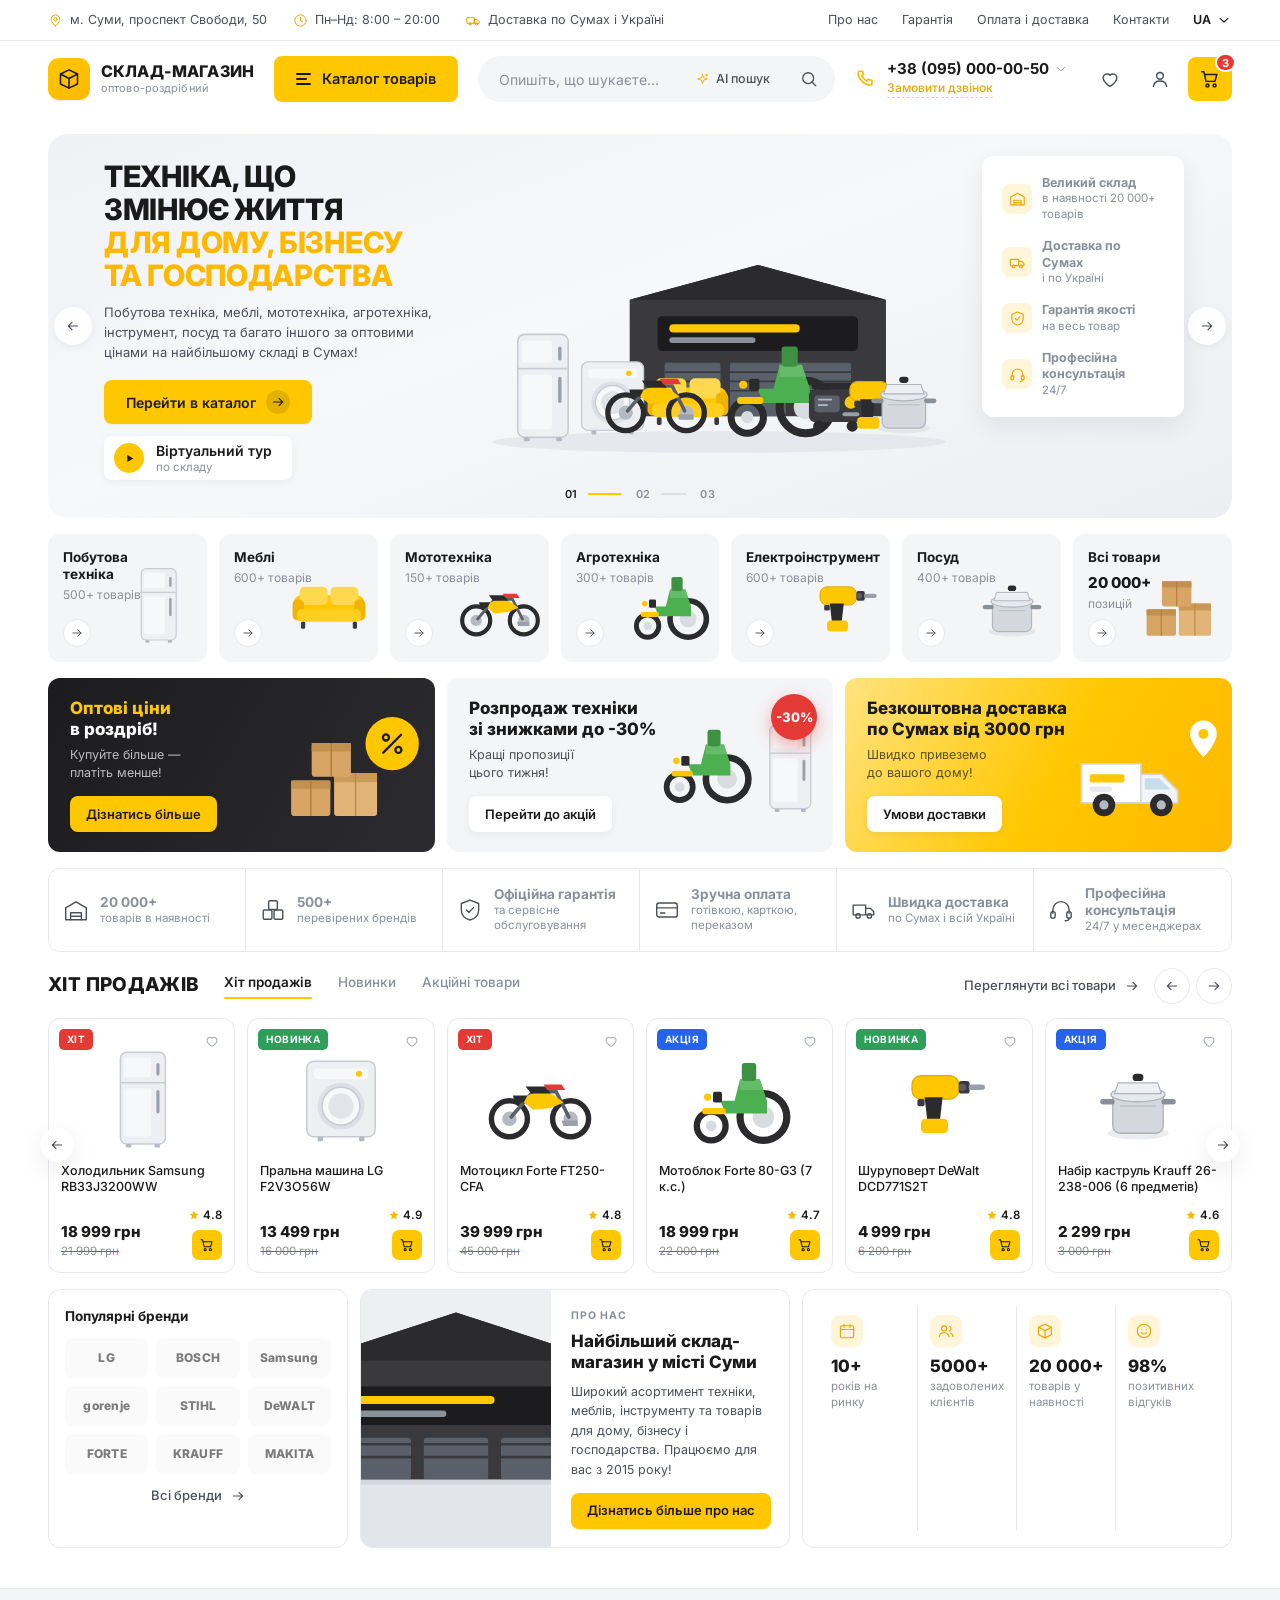
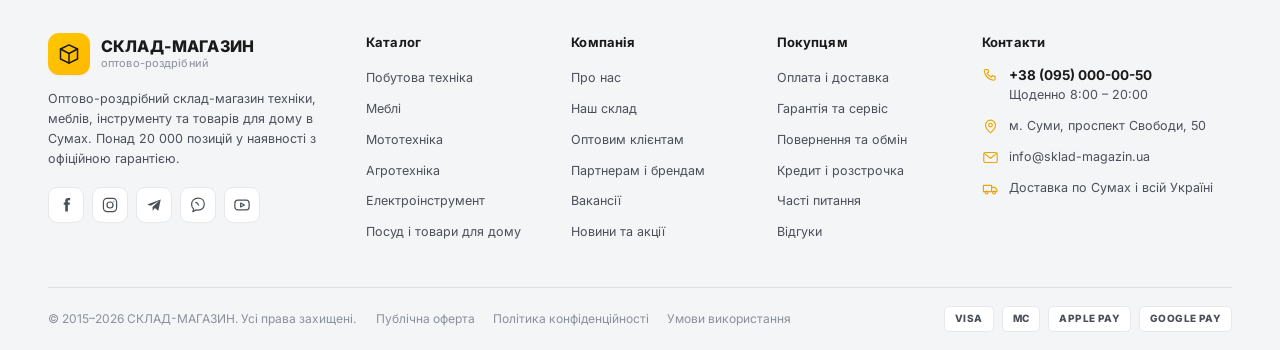
<file: index.html>
<!DOCTYPE html>
<html lang="uk">
<head>
<meta charset="UTF-8">
<meta name="viewport" content="width=device-width, initial-scale=1.0">
<title>СКЛАД-МАГАЗИН — оптово-роздрібний склад техніки, меблів та інструменту в Сумах</title>
<meta name="description" content="Побутова техніка, меблі, мототехніка, агротехніка, електроінструмент та посуд за оптовими цінами. Понад 20 000 товарів у наявності. Доставка по Сумах і всій Україні.">

<link rel="preconnect" href="https://fonts.googleapis.com">
<link rel="preconnect" href="https://fonts.gstatic.com" crossorigin>
<link href="https://fonts.googleapis.com/css2?family=Inter:wght@400;500;600;700;800&display=swap" rel="stylesheet">
<link rel="stylesheet" href="style.css">
</head>
<body>

<!-- ==========================================================================
     SVG SPRITE — icons + product illustrations (placeholders)
     ========================================================================== -->
<svg class="sprite" aria-hidden="true" focusable="false" xmlns="http://www.w3.org/2000/svg">
  <defs>
    <!-- UI ICONS (24×24, stroked) -->
    <symbol id="i-pin" viewBox="0 0 24 24"><path d="M12 21s7-5.5 7-11a7 7 0 1 0-14 0c0 5.5 7 11 7 11Z"/><circle cx="12" cy="10" r="2.6"/></symbol>
    <symbol id="i-clock" viewBox="0 0 24 24"><circle cx="12" cy="12" r="9"/><path d="M12 7v5.2l3.4 2"/></symbol>
    <symbol id="i-truck" viewBox="0 0 24 24"><path d="M2 7.5h11.5v9H2zM13.5 10.5H18l3 3.2v2.8h-7.5z"/><circle cx="6.5" cy="17.5" r="2"/><circle cx="17" cy="17.5" r="2"/></symbol>
    <symbol id="i-chev-down" viewBox="0 0 24 24"><path d="m6 9.5 6 5.5 6-5.5"/></symbol>
    <symbol id="i-search" viewBox="0 0 24 24"><circle cx="11" cy="11" r="6.5"/><path d="m20 20-4.4-4.4"/></symbol>
    <symbol id="i-sparkle" viewBox="0 0 24 24"><path d="M12 3.5 13.9 9l5.6 2-5.6 2-1.9 5.5L10.1 13 4.5 11l5.6-2z"/><path d="M18.5 3.5v3M20 5h-3"/></symbol>
    <symbol id="i-phone" viewBox="0 0 24 24"><path d="M8.4 3.5H5.2a1.9 1.9 0 0 0-1.9 2.1c.6 6.8 6.3 12.5 13.1 13.1a1.9 1.9 0 0 0 2.1-1.9v-3.2l-4-1.4-1.7 2a13.4 13.4 0 0 1-5.5-5.5l2-1.7z"/></symbol>
    <symbol id="i-heart" viewBox="0 0 24 24"><path d="M12 20s-7.5-4.7-7.5-9.6A4.4 4.4 0 0 1 12 7.8a4.4 4.4 0 0 1 7.5 2.6C19.5 15.3 12 20 12 20Z"/></symbol>
    <symbol id="i-user" viewBox="0 0 24 24"><circle cx="12" cy="8.5" r="3.7"/><path d="M4.8 20c.6-3.7 3.6-5.8 7.2-5.8s6.6 2.1 7.2 5.8"/></symbol>
    <symbol id="i-cart" viewBox="0 0 24 24"><path d="M3 4h2.3l2.4 10.6h9.7L19.5 7H6.2"/><circle cx="9.2" cy="19" r="1.6"/><circle cx="17" cy="19" r="1.6"/></symbol>
    <symbol id="i-arr-right" viewBox="0 0 24 24"><path d="M5 12h14M13.5 6.5 19 12l-5.5 5.5"/></symbol>
    <symbol id="i-arr-left" viewBox="0 0 24 24"><path d="M19 12H5M10.5 6.5 5 12l5.5 5.5"/></symbol>
    <symbol id="i-play" viewBox="0 0 24 24"><path d="M8 5.5v13l11-6.5z"/></symbol>
    <symbol id="i-menu" viewBox="0 0 24 24"><path d="M4 7h16M4 12h16M4 17h16"/></symbol>
    <symbol id="i-box" viewBox="0 0 24 24"><path d="M12 2.8 20.5 7v10L12 21.2 3.5 17V7z"/><path d="M3.5 7 12 11.5 20.5 7M12 11.5v9.7"/></symbol>
    <symbol id="i-boxes" viewBox="0 0 24 24"><rect x="3" y="12" width="8" height="8.5" rx="1"/><rect x="13" y="12" width="8" height="8.5" rx="1"/><rect x="8" y="3.5" width="8" height="8" rx="1"/></symbol>
    <symbol id="i-shield" viewBox="0 0 24 24"><path d="M12 2.8 20 6v6c0 4.7-3.3 8.2-8 9.2-4.7-1-8-4.5-8-9.2V6z"/><path d="m8.8 12 2.2 2.2 4.2-4.4"/></symbol>
    <symbol id="i-card" viewBox="0 0 24 24"><rect x="2.5" y="5.5" width="19" height="13" rx="2.2"/><path d="M2.5 10h19M6 14.8h4"/></symbol>
    <symbol id="i-headset" viewBox="0 0 24 24"><path d="M4.5 15v-3.2a7.5 7.5 0 0 1 15 0V15"/><rect x="2.6" y="13.5" width="4" height="6" rx="1.8"/><rect x="17.4" y="13.5" width="4" height="6" rx="1.8"/><path d="M19.5 19.5c0 1.4-1.7 2.4-3.7 2.4"/></symbol>
    <symbol id="i-warehouse" viewBox="0 0 24 24"><path d="M2.5 10 12 4.5l9.5 5.5V21H2.5z"/><path d="M7 21v-6.5h10V21M7 17.8h10"/></symbol>
    <symbol id="i-users" viewBox="0 0 24 24"><circle cx="9.5" cy="8.5" r="3.4"/><path d="M3 19.5c.5-3.3 3.2-5.2 6.5-5.2s6 1.9 6.5 5.2"/><path d="M16.5 5.6a3.4 3.4 0 0 1 0 6.4M18 14.6c2 .7 3.3 2.4 3.6 4.9"/></symbol>
    <symbol id="i-smile" viewBox="0 0 24 24"><circle cx="12" cy="12" r="9"/><path d="M8.4 14c.9 1.3 2.1 2 3.6 2s2.7-.7 3.6-2M9 9.6h.01M15 9.6h.01"/></symbol>
    <symbol id="i-calendar" viewBox="0 0 24 24"><rect x="3.2" y="5" width="17.6" height="16" rx="2.2"/><path d="M3.2 10h17.6M8 3v4M16 3v4"/></symbol>
    <symbol id="i-mail" viewBox="0 0 24 24"><rect x="2.5" y="5" width="19" height="14" rx="2.2"/><path d="m3.5 6.5 8.5 6.5 8.5-6.5"/></symbol>
    <symbol id="i-star" viewBox="0 0 24 24"><path d="m12 3.4 2.7 5.6 6.1.9-4.4 4.3 1 6.1-5.4-2.9-5.4 2.9 1-6.1L3.2 9.9l6.1-.9z"/></symbol>
    <symbol id="i-fb" viewBox="0 0 24 24"><path d="M14.5 8.5V6.8c0-.9.4-1.3 1.4-1.3h1.6V2.6h-2.6c-2.7 0-3.9 1.6-3.9 3.9v2H9v3h2v9h3.5v-9h2.4l.4-3z"/></symbol>
    <symbol id="i-ig" viewBox="0 0 24 24"><rect x="3.2" y="3.2" width="17.6" height="17.6" rx="5"/><circle cx="12" cy="12" r="4"/><path d="M17 7h.01"/></symbol>
    <symbol id="i-tg" viewBox="0 0 24 24"><path d="M21 4.5 2.8 11.4l4.9 1.6L19 6.4l-9 8.1.3 5 2.9-3.4 4.5 3.4z"/></symbol>
    <symbol id="i-yt" viewBox="0 0 24 24"><rect x="2.5" y="5.5" width="19" height="13" rx="4"/><path d="m10.2 9.4 5 2.6-5 2.6z"/></symbol>
    <symbol id="i-viber" viewBox="0 0 24 24"><path d="M12 2.8c5 0 8.4 3.2 8.4 8s-3.4 8-8.4 8c-.9 0-1.7-.1-2.5-.3L5.2 21l.9-3.6c-1.7-1.5-2.6-3.6-2.6-6.1 0-4.8 3.5-8.5 8.5-8.5Z"/><path d="M9 8.6c1.7.4 3.2 1.7 3.7 3.6"/></symbol>

    <!-- PRODUCT ILLUSTRATIONS (120×120, flat placeholders) -->

    <symbol id="p-fridge" viewBox="0 0 120 120">
      <rect x="36" y="8" width="50" height="102" rx="7" fill="#EDEFF2"/>
      <rect x="36" y="8" width="50" height="102" rx="7" fill="none" stroke="#C7CBD2" stroke-width="1.6"/>
      <path d="M36 42h50" stroke="#C7CBD2" stroke-width="1.6"/>
      <rect x="76" y="20" width="3.4" height="14" rx="1.7" fill="#9AA0A9"/>
      <rect x="76" y="50" width="3.4" height="26" rx="1.7" fill="#9AA0A9"/>
      <rect x="40" y="14" width="30" height="22" rx="3" fill="#F7F8FA"/>
      <rect x="40" y="48" width="30" height="54" rx="3" fill="#F7F8FA"/>
      <rect x="42" y="110" width="6" height="4" rx="1.5" fill="#B4B9C1"/>
      <rect x="74" y="110" width="6" height="4" rx="1.5" fill="#B4B9C1"/>
    </symbol>

    <symbol id="p-washer" viewBox="0 0 120 120">
      <rect x="22" y="18" width="76" height="84" rx="8" fill="#EDEFF2"/>
      <rect x="22" y="18" width="76" height="84" rx="8" fill="none" stroke="#C7CBD2" stroke-width="1.6"/>
      <rect x="30" y="26" width="60" height="12" rx="4" fill="#F7F8FA"/>
      <circle cx="80" cy="32" r="3.4" fill="#FFC700"/>
      <circle cx="60" cy="68" r="26" fill="#DCDFE5"/>
      <circle cx="60" cy="68" r="21" fill="#F7F8FA" stroke="#C7CBD2" stroke-width="1.6"/>
      <circle cx="60" cy="68" r="14" fill="#CFD3DA" opacity=".55"/>
      <rect x="34" y="102" width="6" height="5" rx="1.5" fill="#B4B9C1"/>
      <rect x="80" y="102" width="6" height="5" rx="1.5" fill="#B4B9C1"/>
    </symbol>

    <symbol id="p-sofa" viewBox="0 0 120 120">
      <rect x="10" y="46" width="100" height="24" rx="10" fill="#FFC700"/>
      <rect x="18" y="34" width="40" height="26" rx="7" fill="#FFD84D"/>
      <rect x="62" y="34" width="40" height="26" rx="7" fill="#FFD84D"/>
      <rect x="8" y="52" width="16" height="30" rx="7" fill="#F0B400"/>
      <rect x="96" y="52" width="16" height="30" rx="7" fill="#F0B400"/>
      <rect x="14" y="66" width="92" height="18" rx="7" fill="#FFCE1F"/>
      <rect x="20" y="84" width="6" height="10" rx="2" fill="#3A3A3E"/>
      <rect x="94" y="84" width="6" height="10" rx="2" fill="#3A3A3E"/>
    </symbol>

    <symbol id="p-moto" viewBox="0 0 120 120">
      <circle cx="26" cy="82" r="20" fill="none" stroke="#2B2B2E" stroke-width="6"/>
      <circle cx="26" cy="82" r="8" fill="#B4B9C1"/>
      <circle cx="94" cy="82" r="20" fill="none" stroke="#2B2B2E" stroke-width="6"/>
      <circle cx="94" cy="82" r="8" fill="#B4B9C1"/>
      <path d="M28 80 52 52h26l14 28" fill="none" stroke="#5A6069" stroke-width="4" stroke-linecap="round"/>
      <path d="M40 62c8-10 24-12 36-6l10 8-14 6-20 2z" fill="#FFC700"/>
      <path d="M44 46h22l6 8H50z" fill="#2B2B2E"/>
      <path d="M64 44h20l4 6H68z" fill="#E53935"/>
      <path d="M30 56h16l-4 8H32z" fill="#2B2B2E"/>
      <path d="M84 84h18v6H86z" fill="#9AA0A9"/>
    </symbol>

    <symbol id="p-tractor" viewBox="0 0 120 120">
      <circle cx="86" cy="80" r="26" fill="none" stroke="#2B2B2E" stroke-width="8"/>
      <circle cx="86" cy="80" r="12" fill="#D8DBE0"/>
      <circle cx="28" cy="90" r="16" fill="none" stroke="#2B2B2E" stroke-width="7"/>
      <circle cx="28" cy="90" r="6" fill="#D8DBE0"/>
      <path d="M20 62h34l6-24h22l8 24v14H44l-6-14z" fill="#4CAF50"/>
      <path d="M60 38h22l4 12H60z" fill="#66BB6A"/>
      <rect x="62" y="20" width="16" height="20" rx="3" fill="#3E9142"/>
      <rect x="30" y="52" width="10" height="12" rx="2" fill="#2B2B2E"/>
      <rect x="18" y="70" width="26" height="7" rx="3" fill="#FFC700"/>
      <circle cx="24" cy="58" r="4" fill="#FFC700"/>
    </symbol>

    <symbol id="p-drill" viewBox="0 0 120 120">
      <rect x="30" y="34" width="52" height="26" rx="10" fill="#FFC700"/>
      <rect x="30" y="34" width="52" height="26" rx="10" fill="none" stroke="#E0AB00" stroke-width="1.4"/>
      <path d="M44 58h20l-3 26H47z" fill="#2B2B2E"/>
      <rect x="40" y="82" width="30" height="16" rx="5" fill="#FFC700"/>
      <rect x="82" y="40" width="12" height="14" rx="3" fill="#3A3A3E"/>
      <rect x="93" y="44" width="18" height="6" rx="3" fill="#9AA0A9"/>
      <circle cx="86" cy="47" r="4" fill="#5A6069"/>
      <rect x="36" y="60" width="8" height="8" rx="2" fill="#3A3A3E"/>
    </symbol>

    <symbol id="p-pots" viewBox="0 0 120 120">
      <ellipse cx="60" cy="98" rx="34" ry="7" fill="#DCDFE5" opacity=".6"/>
      <path d="M32 56h56v34a8 8 0 0 1-8 8H40a8 8 0 0 1-8-8z" fill="#D4D8DE"/>
      <path d="M32 56h56v34a8 8 0 0 1-8 8H40a8 8 0 0 1-8-8z" fill="none" stroke="#B0B5BD" stroke-width="1.6"/>
      <rect x="18" y="60" width="16" height="6" rx="3" fill="#8A9099"/>
      <rect x="86" y="60" width="16" height="6" rx="3" fill="#8A9099"/>
      <ellipse cx="60" cy="55" rx="30" ry="8" fill="#E6E9ED" stroke="#B0B5BD" stroke-width="1.6"/>
      <path d="M38 42h44l4 12H34z" fill="#EDEFF2" stroke="#B0B5BD" stroke-width="1.4"/>
      <rect x="54" y="32" width="12" height="8" rx="4" fill="#2B2B2E"/>
      <path d="M40 68h40" stroke="#C0C4CB" stroke-width="2"/>
    </symbol>

    <symbol id="p-generator" viewBox="0 0 120 120">
      <rect x="22" y="42" width="76" height="46" rx="8" fill="#3A3A3E"/>
      <rect x="30" y="50" width="36" height="24" rx="4" fill="#5A6069"/>
      <circle cx="82" cy="60" r="9" fill="#FFC700"/>
      <rect x="70" y="74" width="24" height="6" rx="3" fill="#9AA0A9"/>
      <rect x="26" y="32" width="68" height="10" rx="5" fill="#2B2B2E"/>
      <circle cx="36" cy="94" r="8" fill="#2B2B2E"/>
      <circle cx="84" cy="94" r="8" fill="#2B2B2E"/>
      <path d="M36 56h18M36 64h12" stroke="#B4B9C1" stroke-width="2.4" stroke-linecap="round"/>
    </symbol>

    <symbol id="p-boxes" viewBox="0 0 120 120">
      <rect x="8" y="66" width="42" height="38" rx="3" fill="#D9A566"/>
      <path d="M8 66h42v9H8z" fill="#C2914F"/>
      <path d="M29 66v38" stroke="#B07F3E" stroke-width="1.6"/>
      <rect x="54" y="58" width="46" height="46" rx="3" fill="#E2B478"/>
      <path d="M54 58h46v10H54z" fill="#CB9A58"/>
      <path d="M77 58v46" stroke="#B98B45" stroke-width="1.6"/>
      <rect x="30" y="26" width="42" height="36" rx="3" fill="#D9A566"/>
      <path d="M30 26h42v9H30z" fill="#C2914F"/>
      <path d="M51 26v36" stroke="#B07F3E" stroke-width="1.6"/>
    </symbol>

    <symbol id="p-van" viewBox="0 0 120 120">
      <path d="M6 46h58v38H6z" fill="#FFFFFF" stroke="#D3D7DD" stroke-width="1.6"/>
      <path d="M64 56h20l16 16v12H64z" fill="#F2F4F7" stroke="#D3D7DD" stroke-width="1.6"/>
      <path d="M68 60h14l11 11H68z" fill="#C9DCEA"/>
      <circle cx="28" cy="86" r="11" fill="#2B2B2E"/>
      <circle cx="28" cy="86" r="4.5" fill="#B4B9C1"/>
      <circle cx="84" cy="86" r="11" fill="#2B2B2E"/>
      <circle cx="84" cy="86" r="4.5" fill="#B4B9C1"/>
      <rect x="14" y="56" width="34" height="8" rx="2" fill="#FFC700"/>
      <rect x="14" y="68" width="22" height="5" rx="2" fill="#E6E9ED"/>
    </symbol>

    <symbol id="p-warehouse" viewBox="0 0 240 160">
      <rect width="240" height="160" fill="#EDEFF2"/>
      <path d="M0 118h240v42H0z" fill="#E2E5EA"/>
      <path d="M28 44 120 14l92 30v74H28z" fill="#3A3A3E"/>
      <path d="M28 44 120 14l92 30z" fill="#2B2B2E"/>
      <rect x="46" y="60" width="148" height="24" rx="4" fill="#1C1C1E"/>
      <rect x="54" y="66" width="90" height="5" rx="2.5" fill="#FFC700"/>
      <rect x="54" y="75" width="60" height="4" rx="2" fill="#8A9099"/>
      <rect x="52" y="92" width="40" height="26" rx="2" fill="#5A6069"/>
      <rect x="100" y="92" width="40" height="26" rx="2" fill="#5A6069"/>
      <rect x="148" y="92" width="40" height="26" rx="2" fill="#5A6069"/>
      <path d="M52 96h40M52 104h40M100 96h40M100 104h40M148 96h40M148 104h40" stroke="#3A3A3E" stroke-width="1.6"/>
      <rect x="0" y="118" width="240" height="3" fill="#D3D7DD"/>
    </symbol>

    <!-- Hero collage: warehouse + assortment, assembled from the symbols above -->
    <symbol id="p-hero" viewBox="0 0 600 260">
      <ellipse cx="300" cy="242" rx="292" ry="14" fill="#DCDFE5" opacity=".55"/>
      <g transform="translate(170 14) scale(1.5)">
        <path d="M10 30 120 0l110 30v100H10z" fill="#3A3A3E"/>
        <path d="M10 30 120 0l110 30z" fill="#2B2B2E"/>
        <rect x="34" y="44" width="172" height="30" rx="4" fill="#1C1C1E"/>
        <rect x="44" y="51" width="112" height="7" rx="3.5" fill="#FFC700"/>
        <rect x="44" y="62" width="74" height="5" rx="2.5" fill="#8A9099"/>
        <rect x="40" y="84" width="48" height="46" rx="2" fill="#5A6069"/>
        <rect x="96" y="84" width="48" height="46" rx="2" fill="#5A6069"/>
        <rect x="152" y="84" width="48" height="46" rx="2" fill="#5A6069"/>
        <path d="M40 92h48M40 100h48M40 108h48M96 92h48M96 100h48M96 108h48M152 92h48M152 100h48M152 108h48" stroke="#3A3A3E" stroke-width="1.4"/>
      </g>
      <g transform="translate(200 126) scale(1.00)"><use href="#p-sofa" width="120" height="120"/></g>
      <g transform="translate(100 120) scale(1.05)"><use href="#p-washer" width="120" height="120"/></g>
      <g transform="translate(-6 93) scale(1.30)"><use href="#p-fridge" width="120" height="120"/></g>
      <g transform="translate(300 93) scale(1.30)"><use href="#p-tractor" width="120" height="120"/></g>
      <g transform="translate(396 137) scale(0.90)"><use href="#p-generator" width="120" height="120"/></g>
      <g transform="translate(150 110) scale(1.15)"><use href="#p-moto" width="120" height="120"/></g>
      <g transform="translate(440 132) scale(0.95)"><use href="#p-drill" width="120" height="120"/></g>
      <g transform="translate(478 126) scale(1.00)"><use href="#p-pots" width="120" height="120"/></g>
    </symbol>

    <!-- Promo artworks -->
    <symbol id="p-promo-bulk" viewBox="0 0 200 140">
      <g transform="translate(30 18) scale(1.05)"><use href="#p-boxes" width="120" height="120"/></g>
      <circle cx="152" cy="46" r="30" fill="#FFC700"/>
      <g transform="translate(136 30)" stroke="#1C1C1E" stroke-width="2.6" fill="none" stroke-linecap="round">
        <path d="M6 26 26 6"/><circle cx="9" cy="9" r="3.4"/><circle cx="23" cy="23" r="3.4"/>
      </g>
    </symbol>

    <symbol id="p-promo-sale" viewBox="0 0 200 140">
      <g transform="translate(2 12) scale(0.92)"><use href="#p-tractor" width="120" height="120"/></g>
      <g transform="translate(96 18) scale(0.92)"><use href="#p-fridge" width="120" height="120"/></g>
    </symbol>

    <symbol id="p-promo-delivery" viewBox="0 0 200 140">
      <g transform="translate(24 16) scale(1.15)"><use href="#p-van" width="120" height="120"/></g>
      <path d="M168 20a15 15 0 0 0-15 15c0 11 15 26 15 26s15-15 15-26a15 15 0 0 0-15-15Z" fill="#FFFFFF"/>
      <circle cx="168" cy="35" r="5.6" fill="#FFC700"/>
    </symbol>
  </defs>
</svg>

<!-- ==========================================================================
     TOP BAR
     ========================================================================== -->
<div class="topbar">
  <div class="container">
    <div class="topbar-info">
      <span class="topbar-item"><svg class="ico"><use href="#i-pin"/></svg>м. Суми, проспект Свободи, 50</span>
      <span class="topbar-item"><svg class="ico"><use href="#i-clock"/></svg>Пн–Нд: 8:00 – 20:00</span>
      <span class="topbar-item"><svg class="ico"><use href="#i-truck"/></svg>Доставка по Сумах і Україні</span>
    </div>
    <nav class="topbar-nav">
      <a href="#about">Про нас</a>
      <a href="#warranty">Гарантія</a>
      <a href="#delivery">Оплата і доставка</a>
      <a href="#contacts">Контакти</a>
      <button class="lang-switch" type="button">UA <svg class="ico ico-sm"><use href="#i-chev-down"/></svg></button>
    </nav>
  </div>
</div>

<!-- ==========================================================================
     HEADER
     ========================================================================== -->
<header class="header has-mobile-search" id="header">
  <div class="container">

    <button class="mobile-toggle" type="button" aria-label="Відкрити меню">
      <svg class="ico ico-lg"><use href="#i-menu"/></svg>
    </button>

    <a class="logo" href="#top">
      <span class="logo-mark"><svg class="ico"><use href="#i-box"/></svg></span>
      <span class="logo-text">
        <span class="logo-name">СКЛАД-МАГАЗИН</span>
        <span class="logo-sub">оптово-роздрібний</span>
      </span>
    </a>

    <button class="btn btn-catalog" type="button">
      <span class="burger"><span></span><span></span><span></span></span>
      <span class="label">Каталог товарів</span>
    </button>

    <form class="search" role="search" onsubmit="return false;">
      <label class="visually-hidden" for="q">Пошук товарів</label>
      <input id="q" type="search" placeholder="Опишіть, що шукаєте...">
      <button class="ai-chip" type="button"><svg class="ico"><use href="#i-sparkle"/></svg><span>AI пошук</span></button>
      <button class="search-submit" type="submit" aria-label="Знайти"><svg class="ico"><use href="#i-search"/></svg></button>
    </form>

    <div class="header-phone">
      <span class="phone-ico"><svg class="ico"><use href="#i-phone"/></svg></span>
      <span class="phone-copy">
        <a class="phone-number" href="tel:+380950000050">+38 (095) 000-00-50 <svg class="ico"><use href="#i-chev-down"/></svg></a>
        <button class="phone-callback" type="button">Замовити дзвінок</button>
      </span>
    </div>

    <div class="header-actions">
      <button class="action-btn fav" type="button" aria-label="Обране"><svg class="ico"><use href="#i-heart"/></svg></button>
      <button class="action-btn" type="button" aria-label="Профіль"><svg class="ico"><use href="#i-user"/></svg></button>
      <button class="action-btn cart" type="button" aria-label="Кошик">
        <svg class="ico"><use href="#i-cart"/></svg>
        <span class="badge" id="cartCount">3</span>
      </button>
    </div>

  </div>
</header>

<main id="top">

  <!-- ========================================================================
       HERO SLIDER
       ======================================================================== -->
  <section class="hero container" aria-roledescription="carousel" aria-label="Головні пропозиції">
    <div class="hero-shell" id="hero">

      <div class="hero-slides">

        <article class="hero-slide is-active" role="group" aria-label="Слайд 1 з 3">
          <div class="hero-copy">
            <h1 class="hero-title">Техніка, що<br>змінює життя<span class="accent">для дому, бізнесу<br>та господарства</span></h1>
            <p class="hero-text">Побутова техніка, меблі, мототехніка, агротехніка, інструмент, посуд та багато іншого за оптовими цінами на найбільшому складі в Сумах!</p>
            <div class="hero-cta">
              <a class="btn btn-accent btn-hero" href="#catalog">Перейти в каталог <span class="circle"><svg class="ico ico-sm"><use href="#i-arr-right"/></svg></span></a>
              <button class="btn btn-white btn-tour" type="button">
                <span class="circle"><svg class="ico"><use href="#i-play"/></svg></span>
                <span>Віртуальний тур<small>по складу</small></span>
              </button>
            </div>
          </div>
          <div class="hero-art"><svg class="ill" viewBox="0 0 600 260"><use href="#p-hero"/></svg></div>
        </article>

        <article class="hero-slide" role="group" aria-label="Слайд 2 з 3">
          <div class="hero-copy">
            <h1 class="hero-title">Оптові ціни<br>для кожного<span class="accent">від першої<br>покупки</span></h1>
            <p class="hero-text">Купуйте від 3 одиниць товару й отримуйте оптову ціну без договорів та переговорів. Понад 500 перевірених брендів на складі.</p>
            <div class="hero-cta">
              <a class="btn btn-accent btn-hero" href="#promo">Дізнатись умови <span class="circle"><svg class="ico ico-sm"><use href="#i-arr-right"/></svg></span></a>
              <button class="btn btn-white btn-tour" type="button">
                <span class="circle"><svg class="ico"><use href="#i-play"/></svg></span>
                <span>Розрахувати<small>оптову знижку</small></span>
              </button>
            </div>
          </div>
          <div class="hero-art"><svg class="ill" viewBox="0 0 200 140"><use href="#p-promo-bulk"/></svg></div>
        </article>

        <article class="hero-slide" role="group" aria-label="Слайд 3 з 3">
          <div class="hero-copy">
            <h1 class="hero-title">Безкоштовна<br>доставка<span class="accent">по Сумах<br>від 3000 грн</span></h1>
            <p class="hero-text">Привеземо замовлення в день оформлення по місту та відправимо в будь-яку точку України вже наступного робочого дня.</p>
            <div class="hero-cta">
              <a class="btn btn-accent btn-hero" href="#delivery">Умови доставки <span class="circle"><svg class="ico ico-sm"><use href="#i-arr-right"/></svg></span></a>
              <button class="btn btn-white btn-tour" type="button">
                <span class="circle"><svg class="ico"><use href="#i-play"/></svg></span>
                <span>Відстежити<small>замовлення</small></span>
              </button>
            </div>
          </div>
          <div class="hero-art"><svg class="ill" viewBox="0 0 200 140"><use href="#p-promo-delivery"/></svg></div>
        </article>

      </div>

      <aside class="hero-features">
        <div class="hero-feature"><span class="fi"><svg class="ico"><use href="#i-warehouse"/></svg></span><span><b>Великий склад</b><span>в наявності 20 000+ товарів</span></span></div>
        <div class="hero-feature"><span class="fi"><svg class="ico"><use href="#i-truck"/></svg></span><span><b>Доставка по Сумах</b><span>і по Україні</span></span></div>
        <div class="hero-feature"><span class="fi"><svg class="ico"><use href="#i-shield"/></svg></span><span><b>Гарантія якості</b><span>на весь товар</span></span></div>
        <div class="hero-feature"><span class="fi"><svg class="ico"><use href="#i-headset"/></svg></span><span><b>Професійна консультація</b><span>24/7</span></span></div>
      </aside>

      <button class="iconbtn hero-arrow prev" type="button" data-hero="prev" aria-label="Попередній слайд"><svg class="ico ico-sm"><use href="#i-arr-left"/></svg></button>
      <button class="iconbtn hero-arrow next" type="button" data-hero="next" aria-label="Наступний слайд"><svg class="ico ico-sm"><use href="#i-arr-right"/></svg></button>

      <div class="hero-dots" id="heroDots" role="tablist" aria-label="Навігація слайдера"></div>
    </div>
  </section>

  <!-- ========================================================================
       CATEGORIES
       ======================================================================== -->
  <section class="section container" id="catalog" aria-label="Категорії товарів">
    <div class="cat-grid">

      <a class="cat-card" href="#">
        <h3>Побутова техніка</h3>
        <span class="count">500+ товарів</span>
        <svg class="cat-art ill" viewBox="0 0 120 120"><use href="#p-fridge"/></svg>
        <span class="cat-go"><svg class="ico"><use href="#i-arr-right"/></svg></span>
      </a>

      <a class="cat-card" href="#">
        <h3>Меблі</h3>
        <span class="count">600+ товарів</span>
        <svg class="cat-art ill" viewBox="0 0 120 120"><use href="#p-sofa"/></svg>
        <span class="cat-go"><svg class="ico"><use href="#i-arr-right"/></svg></span>
      </a>

      <a class="cat-card" href="#">
        <h3>Мототехніка</h3>
        <span class="count">150+ товарів</span>
        <svg class="cat-art ill" viewBox="0 0 120 120"><use href="#p-moto"/></svg>
        <span class="cat-go"><svg class="ico"><use href="#i-arr-right"/></svg></span>
      </a>

      <a class="cat-card" href="#">
        <h3>Агротехніка</h3>
        <span class="count">300+ товарів</span>
        <svg class="cat-art ill" viewBox="0 0 120 120"><use href="#p-tractor"/></svg>
        <span class="cat-go"><svg class="ico"><use href="#i-arr-right"/></svg></span>
      </a>

      <a class="cat-card" href="#">
        <h3>Електроінструмент</h3>
        <span class="count">600+ товарів</span>
        <svg class="cat-art ill" viewBox="0 0 120 120"><use href="#p-drill"/></svg>
        <span class="cat-go"><svg class="ico"><use href="#i-arr-right"/></svg></span>
      </a>

      <a class="cat-card" href="#">
        <h3>Посуд</h3>
        <span class="count">400+ товарів</span>
        <svg class="cat-art ill" viewBox="0 0 120 120"><use href="#p-pots"/></svg>
        <span class="cat-go"><svg class="ico"><use href="#i-arr-right"/></svg></span>
      </a>

      <a class="cat-card is-all" href="#">
        <h3>Всі товари</h3>
        <span class="count">20 000+ <small>позицій</small></span>
        <svg class="cat-art ill" viewBox="0 0 120 120"><use href="#p-boxes"/></svg>
        <span class="cat-go"><svg class="ico"><use href="#i-arr-right"/></svg></span>
      </a>

    </div>
  </section>

  <!-- ========================================================================
       PROMO CARDS
       ======================================================================== -->
  <section class="section container" id="promo" aria-label="Спеціальні пропозиції">
    <div class="promo-grid">

      <article class="promo is-dark">
        <div class="promo-body">
          <h3><span class="accent">Оптові ціни</span><br>в роздріб!</h3>
          <p>Купуйте більше —<br>платіть менше!</p>
          <a class="btn btn-accent btn-sm" href="#">Дізнатись більше</a>
        </div>
        <div class="promo-art"><svg class="ill" viewBox="0 0 200 140"><use href="#p-promo-bulk"/></svg></div>
      </article>

      <article class="promo is-light">
        <div class="promo-body">
          <h3>Розпродаж техніки<br>зі знижками до -30%</h3>
          <p>Кращі пропозиції<br>цього тижня!</p>
          <a class="btn btn-white btn-sm" href="#">Перейти до акцій</a>
        </div>
        <span class="promo-badge">-30%</span>
        <div class="promo-art"><svg class="ill" viewBox="0 0 200 140"><use href="#p-promo-sale"/></svg></div>
      </article>

      <article class="promo is-accent">
        <div class="promo-body">
          <h3>Безкоштовна доставка<br>по Сумах від 3000 грн</h3>
          <p>Швидко привеземо<br>до вашого дому!</p>
          <a class="btn btn-white btn-sm" href="#delivery">Умови доставки</a>
        </div>
        <div class="promo-art"><svg class="ill" viewBox="0 0 200 140"><use href="#p-promo-delivery"/></svg></div>
      </article>

    </div>
  </section>

  <!-- ========================================================================
       VALUES
       ======================================================================== -->
  <section class="section container" aria-label="Переваги магазину">
    <div class="values">
      <div class="value"><span class="vi"><svg class="ico"><use href="#i-warehouse"/></svg></span><span><b>20 000+</b><span>товарів в наявності</span></span></div>
      <div class="value"><span class="vi"><svg class="ico"><use href="#i-boxes"/></svg></span><span><b>500+</b><span>перевірених брендів</span></span></div>
      <div class="value"><span class="vi"><svg class="ico"><use href="#i-shield"/></svg></span><span><b>Офіційна гарантія</b><span>та сервісне обслуговування</span></span></div>
      <div class="value"><span class="vi"><svg class="ico"><use href="#i-card"/></svg></span><span><b>Зручна оплата</b><span>готівкою, карткою, переказом</span></span></div>
      <div class="value"><span class="vi"><svg class="ico"><use href="#i-truck"/></svg></span><span><b>Швидка доставка</b><span>по Сумах і всій Україні</span></span></div>
      <div class="value"><span class="vi"><svg class="ico"><use href="#i-headset"/></svg></span><span><b>Професійна консультація</b><span>24/7 у месенджерах</span></span></div>
    </div>
  </section>

  <!-- ========================================================================
       BEST SELLERS
       ======================================================================== -->
  <section class="section container" aria-label="Хіт продажів">
    <div class="section-head">
      <h2 class="section-title">Хіт продажів</h2>

      <div class="tabs" role="tablist">
        <button class="tab is-active" type="button" role="tab" aria-selected="true" data-tab="hit">Хіт продажів</button>
        <button class="tab" type="button" role="tab" aria-selected="false" data-tab="new">Новинки</button>
        <button class="tab" type="button" role="tab" aria-selected="false" data-tab="sale">Акційні товари</button>
      </div>

      <span class="spacer"></span>

      <div class="bs-nav">
        <a class="link-arrow" href="#">Переглянути всі товари <svg class="ico ico-sm"><use href="#i-arr-right"/></svg></a>
        <div class="arrows">
          <button class="iconbtn" type="button" data-row="prev" aria-label="Назад"><svg class="ico ico-sm"><use href="#i-arr-left"/></svg></button>
          <button class="iconbtn" type="button" data-row="next" aria-label="Вперед"><svg class="ico ico-sm"><use href="#i-arr-right"/></svg></button>
        </div>
      </div>
    </div>

    <div class="bs-viewport">
      <button class="iconbtn bs-side prev" type="button" data-row="prev" aria-label="Назад"><svg class="ico ico-sm"><use href="#i-arr-left"/></svg></button>
      <button class="iconbtn bs-side next" type="button" data-row="next" aria-label="Вперед"><svg class="ico ico-sm"><use href="#i-arr-right"/></svg></button>
      <div class="product-grid" id="productGrid"></div>
    </div>
  </section>

  <!-- ========================================================================
       BRANDS / ABOUT / STATS
       ======================================================================== -->
  <section class="section container" id="about" aria-label="Про компанію">
    <div class="bottom-grid">

      <div class="panel">
        <h3 class="brands-title">Популярні бренди</h3>
        <div class="brand-list">
          <a class="brand" href="#">LG</a>
          <a class="brand" href="#">BOSCH</a>
          <a class="brand" href="#">Samsung</a>
          <a class="brand" href="#">gorenje</a>
          <a class="brand" href="#">STIHL</a>
          <a class="brand" href="#">DeWALT</a>
          <a class="brand" href="#">FORTE</a>
          <a class="brand" href="#">KRAUFF</a>
          <a class="brand" href="#">MAKITA</a>
        </div>
        <div class="brands-more"><a class="link-arrow" href="#">Всі бренди <svg class="ico ico-sm"><use href="#i-arr-right"/></svg></a></div>
      </div>

      <div class="panel about-card">
        <div class="about-photo"><svg class="ill" viewBox="0 0 240 160" preserveAspectRatio="xMidYMid slice"><use href="#p-warehouse"/></svg></div>
        <div class="about-body">
          <span class="about-eyebrow">Про нас</span>
          <h2>Найбільший склад-магазин у місті Суми</h2>
          <p>Широкий асортимент техніки, меблів, інструменту та товарів для дому, бізнесу і господарства. Працюємо для вас з 2015 року!</p>
          <a class="btn btn-accent btn-sm" href="#">Дізнатись більше про нас</a>
        </div>
      </div>

      <div class="panel stats-card">
        <div class="stat"><span class="si"><svg class="ico"><use href="#i-calendar"/></svg></span><b>10+</b><span>років на ринку</span></div>
        <div class="stat"><span class="si"><svg class="ico"><use href="#i-users"/></svg></span><b>5000+</b><span>задоволених клієнтів</span></div>
        <div class="stat"><span class="si"><svg class="ico"><use href="#i-box"/></svg></span><b>20 000+</b><span>товарів у наявності</span></div>
        <div class="stat"><span class="si"><svg class="ico"><use href="#i-smile"/></svg></span><b>98%</b><span>позитивних відгуків</span></div>
      </div>

    </div>
  </section>

</main>

<!-- ==========================================================================
     FOOTER
     ========================================================================== -->
<footer class="footer" id="contacts">
  <div class="container">
    <div class="footer-top">

      <div class="footer-brand">
        <a class="logo" href="#top">
          <span class="logo-mark"><svg class="ico"><use href="#i-box"/></svg></span>
          <span class="logo-text">
            <span class="logo-name">СКЛАД-МАГАЗИН</span>
            <span class="logo-sub">оптово-роздрібний</span>
          </span>
        </a>
        <p class="footer-about">Оптово-роздрібний склад-магазин техніки, меблів, інструменту та товарів для дому в Сумах. Понад 20 000 позицій у наявності з офіційною гарантією.</p>
        <div class="socials">
          <a class="social" href="#" aria-label="Facebook"><svg class="ico ico-fill"><use href="#i-fb"/></svg></a>
          <a class="social" href="#" aria-label="Instagram"><svg class="ico"><use href="#i-ig"/></svg></a>
          <a class="social" href="#" aria-label="Telegram"><svg class="ico ico-fill"><use href="#i-tg"/></svg></a>
          <a class="social" href="#" aria-label="Viber"><svg class="ico"><use href="#i-viber"/></svg></a>
          <a class="social" href="#" aria-label="YouTube"><svg class="ico"><use href="#i-yt"/></svg></a>
        </div>
      </div>

      <div class="footer-col">
        <h4>Каталог</h4>
        <ul>
          <li><a href="#">Побутова техніка</a></li>
          <li><a href="#">Меблі</a></li>
          <li><a href="#">Мототехніка</a></li>
          <li><a href="#">Агротехніка</a></li>
          <li><a href="#">Електроінструмент</a></li>
          <li><a href="#">Посуд і товари для дому</a></li>
        </ul>
      </div>

      <div class="footer-col">
        <h4>Компанія</h4>
        <ul>
          <li><a href="#about">Про нас</a></li>
          <li><a href="#">Наш склад</a></li>
          <li><a href="#">Оптовим клієнтам</a></li>
          <li><a href="#">Партнерам і брендам</a></li>
          <li><a href="#">Вакансії</a></li>
          <li><a href="#">Новини та акції</a></li>
        </ul>
      </div>

      <div class="footer-col">
        <h4>Покупцям</h4>
        <ul>
          <li><a href="#delivery">Оплата і доставка</a></li>
          <li><a href="#warranty">Гарантія та сервіс</a></li>
          <li><a href="#">Повернення та обмін</a></li>
          <li><a href="#">Кредит і розстрочка</a></li>
          <li><a href="#">Часті питання</a></li>
          <li><a href="#">Відгуки</a></li>
        </ul>
      </div>

      <div class="footer-col">
        <h4>Контакти</h4>
        <ul class="footer-contacts">
          <li><svg class="ico"><use href="#i-phone"/></svg><span><b>+38 (095) 000-00-50</b>Щоденно 8:00 – 20:00</span></li>
          <li><svg class="ico"><use href="#i-pin"/></svg><span>м. Суми, проспект Свободи, 50</span></li>
          <li><svg class="ico"><use href="#i-mail"/></svg><span>info@sklad-magazin.ua</span></li>
          <li><svg class="ico"><use href="#i-truck"/></svg><span>Доставка по Сумах і всій Україні</span></li>
        </ul>
      </div>

    </div>

    <div class="footer-bottom">
      <span>© 2015–2026 СКЛАД-МАГАЗИН. Усі права захищені.</span>
      <nav class="footer-legal">
        <a href="#">Публічна оферта</a>
        <a href="#">Політика конфіденційності</a>
        <a href="#">Умови використання</a>
      </nav>
      <div class="pay-methods">
        <span class="pay">VISA</span>
        <span class="pay">MC</span>
        <span class="pay">APPLE PAY</span>
        <span class="pay">GOOGLE PAY</span>
      </div>
    </div>
  </div>
</footer>

<div class="toasts" id="toasts" aria-live="polite"></div>

<script src="app.js"></script>
</body>
</html>
</file>
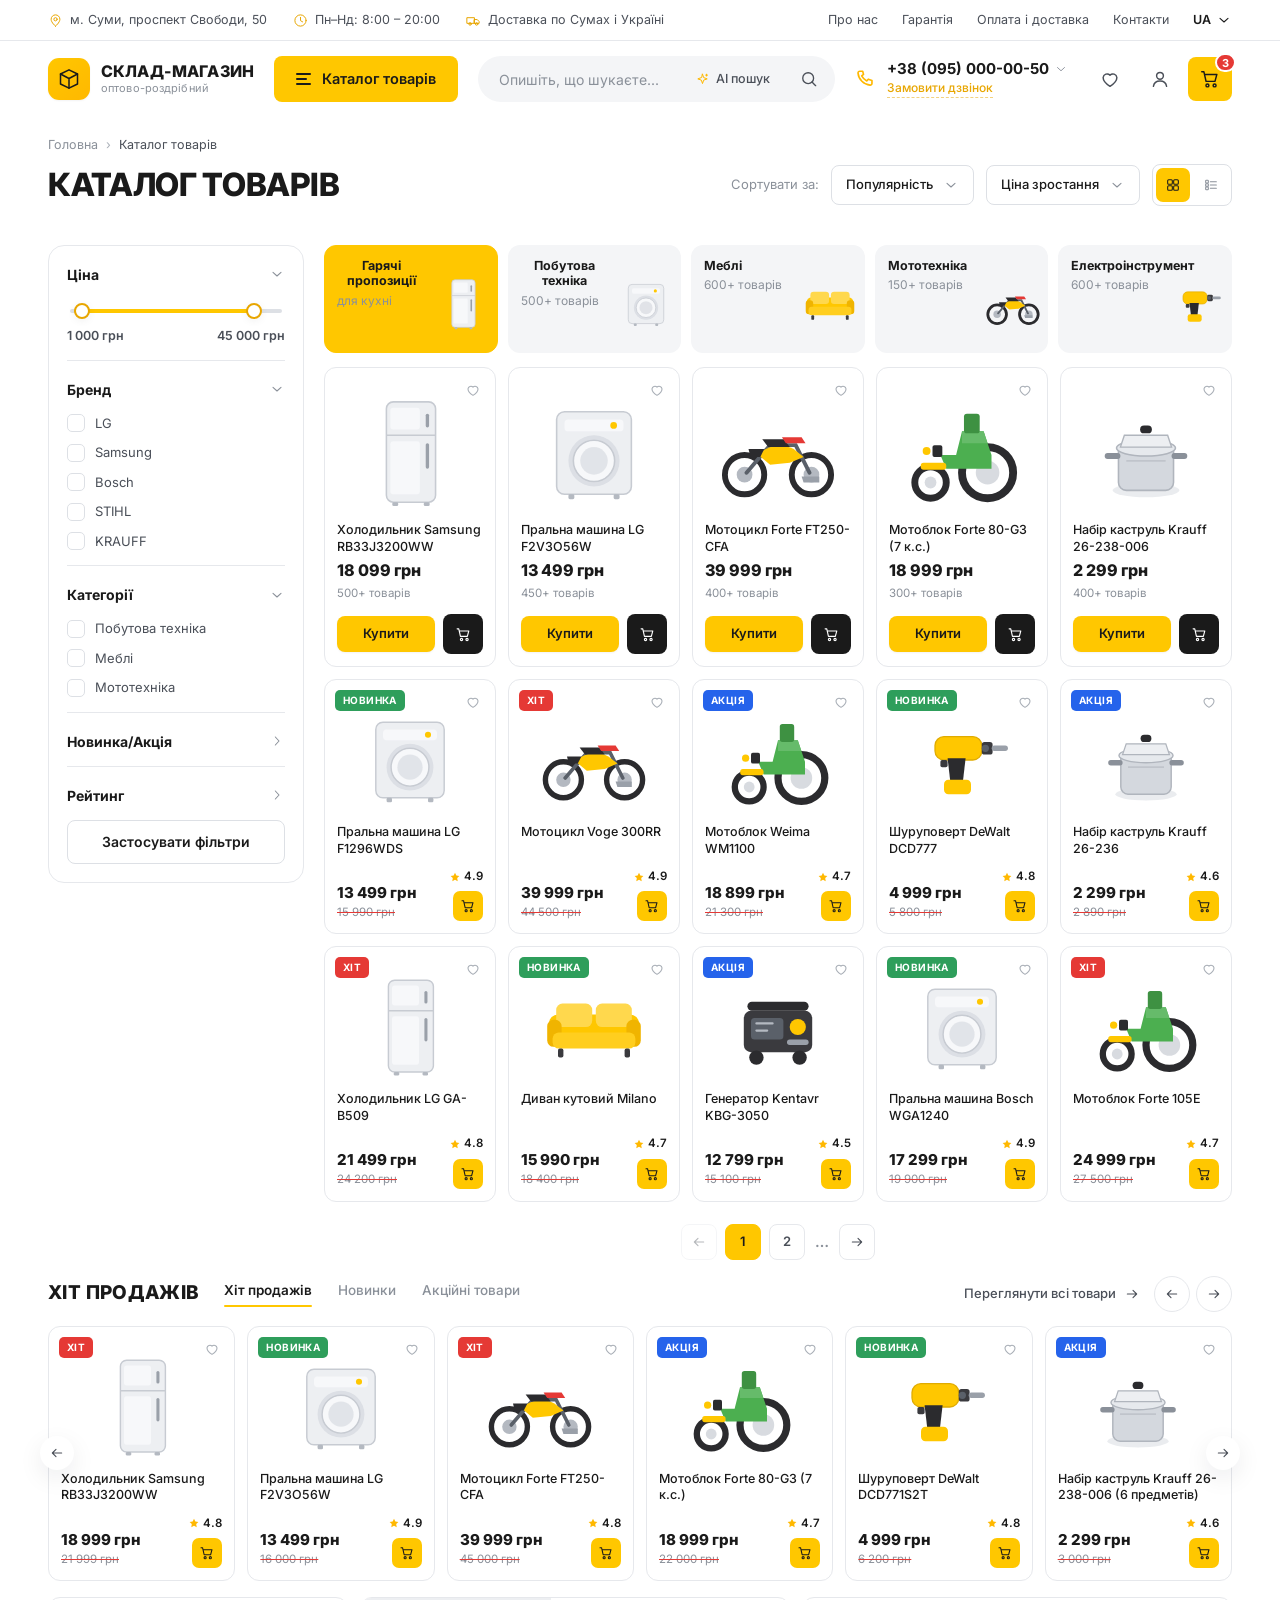
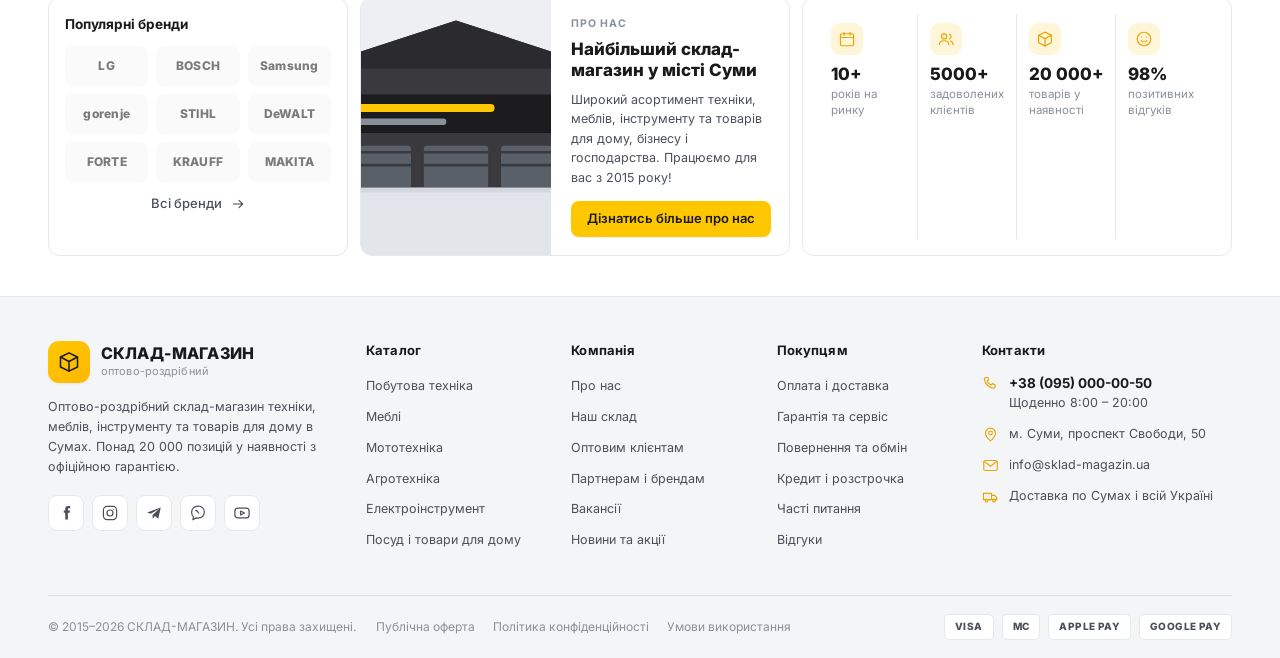
<file: category.html>
<!DOCTYPE html>
<html lang="uk">
<head>
<meta charset="UTF-8">
<meta name="viewport" content="width=device-width, initial-scale=1.0">
<title>Каталог товарів — СКЛАД-МАГАЗИН</title>
<meta name="description" content="Каталог товарів СКЛАД-МАГАЗИН: побутова техніка, меблі, мототехніка, агротехніка, електроінструмент та посуд за оптовими цінами.">

<link rel="preconnect" href="https://fonts.googleapis.com">
<link rel="preconnect" href="https://fonts.gstatic.com" crossorigin>
<link href="https://fonts.googleapis.com/css2?family=Inter:wght@400;500;600;700;800&display=swap" rel="stylesheet">
<link rel="stylesheet" href="style.css">
</head>
<body>

<!-- ==========================================================================
     SVG SPRITE — icons + product illustrations (placeholders)
     ========================================================================== -->
<svg class="sprite" aria-hidden="true" focusable="false" xmlns="http://www.w3.org/2000/svg">
  <defs>
    <!-- UI ICONS (24×24, stroked) -->
    <symbol id="i-pin" viewBox="0 0 24 24"><path d="M12 21s7-5.5 7-11a7 7 0 1 0-14 0c0 5.5 7 11 7 11Z"/><circle cx="12" cy="10" r="2.6"/></symbol>
    <symbol id="i-clock" viewBox="0 0 24 24"><circle cx="12" cy="12" r="9"/><path d="M12 7v5.2l3.4 2"/></symbol>
    <symbol id="i-truck" viewBox="0 0 24 24"><path d="M2 7.5h11.5v9H2zM13.5 10.5H18l3 3.2v2.8h-7.5z"/><circle cx="6.5" cy="17.5" r="2"/><circle cx="17" cy="17.5" r="2"/></symbol>
    <symbol id="i-chev-down" viewBox="0 0 24 24"><path d="m6 9.5 6 5.5 6-5.5"/></symbol>
    <symbol id="i-search" viewBox="0 0 24 24"><circle cx="11" cy="11" r="6.5"/><path d="m20 20-4.4-4.4"/></symbol>
    <symbol id="i-sparkle" viewBox="0 0 24 24"><path d="M12 3.5 13.9 9l5.6 2-5.6 2-1.9 5.5L10.1 13 4.5 11l5.6-2z"/><path d="M18.5 3.5v3M20 5h-3"/></symbol>
    <symbol id="i-phone" viewBox="0 0 24 24"><path d="M8.4 3.5H5.2a1.9 1.9 0 0 0-1.9 2.1c.6 6.8 6.3 12.5 13.1 13.1a1.9 1.9 0 0 0 2.1-1.9v-3.2l-4-1.4-1.7 2a13.4 13.4 0 0 1-5.5-5.5l2-1.7z"/></symbol>
    <symbol id="i-heart" viewBox="0 0 24 24"><path d="M12 20s-7.5-4.7-7.5-9.6A4.4 4.4 0 0 1 12 7.8a4.4 4.4 0 0 1 7.5 2.6C19.5 15.3 12 20 12 20Z"/></symbol>
    <symbol id="i-user" viewBox="0 0 24 24"><circle cx="12" cy="8.5" r="3.7"/><path d="M4.8 20c.6-3.7 3.6-5.8 7.2-5.8s6.6 2.1 7.2 5.8"/></symbol>
    <symbol id="i-cart" viewBox="0 0 24 24"><path d="M3 4h2.3l2.4 10.6h9.7L19.5 7H6.2"/><circle cx="9.2" cy="19" r="1.6"/><circle cx="17" cy="19" r="1.6"/></symbol>
    <symbol id="i-arr-right" viewBox="0 0 24 24"><path d="M5 12h14M13.5 6.5 19 12l-5.5 5.5"/></symbol>
    <symbol id="i-arr-left" viewBox="0 0 24 24"><path d="M19 12H5M10.5 6.5 5 12l5.5 5.5"/></symbol>
    <symbol id="i-play" viewBox="0 0 24 24"><path d="M8 5.5v13l11-6.5z"/></symbol>
    <symbol id="i-menu" viewBox="0 0 24 24"><path d="M4 7h16M4 12h16M4 17h16"/></symbol>
    <symbol id="i-box" viewBox="0 0 24 24"><path d="M12 2.8 20.5 7v10L12 21.2 3.5 17V7z"/><path d="M3.5 7 12 11.5 20.5 7M12 11.5v9.7"/></symbol>
    <symbol id="i-boxes" viewBox="0 0 24 24"><rect x="3" y="12" width="8" height="8.5" rx="1"/><rect x="13" y="12" width="8" height="8.5" rx="1"/><rect x="8" y="3.5" width="8" height="8" rx="1"/></symbol>
    <symbol id="i-shield" viewBox="0 0 24 24"><path d="M12 2.8 20 6v6c0 4.7-3.3 8.2-8 9.2-4.7-1-8-4.5-8-9.2V6z"/><path d="m8.8 12 2.2 2.2 4.2-4.4"/></symbol>
    <symbol id="i-card" viewBox="0 0 24 24"><rect x="2.5" y="5.5" width="19" height="13" rx="2.2"/><path d="M2.5 10h19M6 14.8h4"/></symbol>
    <symbol id="i-headset" viewBox="0 0 24 24"><path d="M4.5 15v-3.2a7.5 7.5 0 0 1 15 0V15"/><rect x="2.6" y="13.5" width="4" height="6" rx="1.8"/><rect x="17.4" y="13.5" width="4" height="6" rx="1.8"/><path d="M19.5 19.5c0 1.4-1.7 2.4-3.7 2.4"/></symbol>
    <symbol id="i-warehouse" viewBox="0 0 24 24"><path d="M2.5 10 12 4.5l9.5 5.5V21H2.5z"/><path d="M7 21v-6.5h10V21M7 17.8h10"/></symbol>
    <symbol id="i-users" viewBox="0 0 24 24"><circle cx="9.5" cy="8.5" r="3.4"/><path d="M3 19.5c.5-3.3 3.2-5.2 6.5-5.2s6 1.9 6.5 5.2"/><path d="M16.5 5.6a3.4 3.4 0 0 1 0 6.4M18 14.6c2 .7 3.3 2.4 3.6 4.9"/></symbol>
    <symbol id="i-smile" viewBox="0 0 24 24"><circle cx="12" cy="12" r="9"/><path d="M8.4 14c.9 1.3 2.1 2 3.6 2s2.7-.7 3.6-2M9 9.6h.01M15 9.6h.01"/></symbol>
    <symbol id="i-calendar" viewBox="0 0 24 24"><rect x="3.2" y="5" width="17.6" height="16" rx="2.2"/><path d="M3.2 10h17.6M8 3v4M16 3v4"/></symbol>
    <symbol id="i-mail" viewBox="0 0 24 24"><rect x="2.5" y="5" width="19" height="14" rx="2.2"/><path d="m3.5 6.5 8.5 6.5 8.5-6.5"/></symbol>
    <symbol id="i-star" viewBox="0 0 24 24"><path d="m12 3.4 2.7 5.6 6.1.9-4.4 4.3 1 6.1-5.4-2.9-5.4 2.9 1-6.1L3.2 9.9l6.1-.9z"/></symbol>
    <symbol id="i-fb" viewBox="0 0 24 24"><path d="M14.5 8.5V6.8c0-.9.4-1.3 1.4-1.3h1.6V2.6h-2.6c-2.7 0-3.9 1.6-3.9 3.9v2H9v3h2v9h3.5v-9h2.4l.4-3z"/></symbol>
    <symbol id="i-ig" viewBox="0 0 24 24"><rect x="3.2" y="3.2" width="17.6" height="17.6" rx="5"/><circle cx="12" cy="12" r="4"/><path d="M17 7h.01"/></symbol>
    <symbol id="i-tg" viewBox="0 0 24 24"><path d="M21 4.5 2.8 11.4l4.9 1.6L19 6.4l-9 8.1.3 5 2.9-3.4 4.5 3.4z"/></symbol>
    <symbol id="i-yt" viewBox="0 0 24 24"><rect x="2.5" y="5.5" width="19" height="13" rx="4"/><path d="m10.2 9.4 5 2.6-5 2.6z"/></symbol>
    <symbol id="i-viber" viewBox="0 0 24 24"><path d="M12 2.8c5 0 8.4 3.2 8.4 8s-3.4 8-8.4 8c-.9 0-1.7-.1-2.5-.3L5.2 21l.9-3.6c-1.7-1.5-2.6-3.6-2.6-6.1 0-4.8 3.5-8.5 8.5-8.5Z"/><path d="M9 8.6c1.7.4 3.2 1.7 3.7 3.6"/></symbol>
    <symbol id="i-grid" viewBox="0 0 24 24"><rect x="4" y="4" width="7" height="7" rx="1.5"/><rect x="13" y="4" width="7" height="7" rx="1.5"/><rect x="4" y="13" width="7" height="7" rx="1.5"/><rect x="13" y="13" width="7" height="7" rx="1.5"/></symbol>
    <symbol id="i-list" viewBox="0 0 24 24"><rect x="4" y="5" width="4" height="4" rx="1"/><path d="M11 7h9"/><rect x="4" y="10" width="4" height="4" rx="1"/><path d="M11 12h9"/><rect x="4" y="15" width="4" height="4" rx="1"/><path d="M11 17h9"/></symbol>

    <!-- PRODUCT ILLUSTRATIONS (120×120, flat placeholders) -->

    <symbol id="p-fridge" viewBox="0 0 120 120">
      <rect x="36" y="8" width="50" height="102" rx="7" fill="#EDEFF2"/>
      <rect x="36" y="8" width="50" height="102" rx="7" fill="none" stroke="#C7CBD2" stroke-width="1.6"/>
      <path d="M36 42h50" stroke="#C7CBD2" stroke-width="1.6"/>
      <rect x="76" y="20" width="3.4" height="14" rx="1.7" fill="#9AA0A9"/>
      <rect x="76" y="50" width="3.4" height="26" rx="1.7" fill="#9AA0A9"/>
      <rect x="40" y="14" width="30" height="22" rx="3" fill="#F7F8FA"/>
      <rect x="40" y="48" width="30" height="54" rx="3" fill="#F7F8FA"/>
      <rect x="42" y="110" width="6" height="4" rx="1.5" fill="#B4B9C1"/>
      <rect x="74" y="110" width="6" height="4" rx="1.5" fill="#B4B9C1"/>
    </symbol>

    <symbol id="p-washer" viewBox="0 0 120 120">
      <rect x="22" y="18" width="76" height="84" rx="8" fill="#EDEFF2"/>
      <rect x="22" y="18" width="76" height="84" rx="8" fill="none" stroke="#C7CBD2" stroke-width="1.6"/>
      <rect x="30" y="26" width="60" height="12" rx="4" fill="#F7F8FA"/>
      <circle cx="80" cy="32" r="3.4" fill="#FFC700"/>
      <circle cx="60" cy="68" r="26" fill="#DCDFE5"/>
      <circle cx="60" cy="68" r="21" fill="#F7F8FA" stroke="#C7CBD2" stroke-width="1.6"/>
      <circle cx="60" cy="68" r="14" fill="#CFD3DA" opacity=".55"/>
      <rect x="34" y="102" width="6" height="5" rx="1.5" fill="#B4B9C1"/>
      <rect x="80" y="102" width="6" height="5" rx="1.5" fill="#B4B9C1"/>
    </symbol>

    <symbol id="p-sofa" viewBox="0 0 120 120">
      <rect x="10" y="46" width="100" height="24" rx="10" fill="#FFC700"/>
      <rect x="18" y="34" width="40" height="26" rx="7" fill="#FFD84D"/>
      <rect x="62" y="34" width="40" height="26" rx="7" fill="#FFD84D"/>
      <rect x="8" y="52" width="16" height="30" rx="7" fill="#F0B400"/>
      <rect x="96" y="52" width="16" height="30" rx="7" fill="#F0B400"/>
      <rect x="14" y="66" width="92" height="18" rx="7" fill="#FFCE1F"/>
      <rect x="20" y="84" width="6" height="10" rx="2" fill="#3A3A3E"/>
      <rect x="94" y="84" width="6" height="10" rx="2" fill="#3A3A3E"/>
    </symbol>

    <symbol id="p-moto" viewBox="0 0 120 120">
      <circle cx="26" cy="82" r="20" fill="none" stroke="#2B2B2E" stroke-width="6"/>
      <circle cx="26" cy="82" r="8" fill="#B4B9C1"/>
      <circle cx="94" cy="82" r="20" fill="none" stroke="#2B2B2E" stroke-width="6"/>
      <circle cx="94" cy="82" r="8" fill="#B4B9C1"/>
      <path d="M28 80 52 52h26l14 28" fill="none" stroke="#5A6069" stroke-width="4" stroke-linecap="round"/>
      <path d="M40 62c8-10 24-12 36-6l10 8-14 6-20 2z" fill="#FFC700"/>
      <path d="M44 46h22l6 8H50z" fill="#2B2B2E"/>
      <path d="M64 44h20l4 6H68z" fill="#E53935"/>
      <path d="M30 56h16l-4 8H32z" fill="#2B2B2E"/>
      <path d="M84 84h18v6H86z" fill="#9AA0A9"/>
    </symbol>

    <symbol id="p-tractor" viewBox="0 0 120 120">
      <circle cx="86" cy="80" r="26" fill="none" stroke="#2B2B2E" stroke-width="8"/>
      <circle cx="86" cy="80" r="12" fill="#D8DBE0"/>
      <circle cx="28" cy="90" r="16" fill="none" stroke="#2B2B2E" stroke-width="7"/>
      <circle cx="28" cy="90" r="6" fill="#D8DBE0"/>
      <path d="M20 62h34l6-24h22l8 24v14H44l-6-14z" fill="#4CAF50"/>
      <path d="M60 38h22l4 12H60z" fill="#66BB6A"/>
      <rect x="62" y="20" width="16" height="20" rx="3" fill="#3E9142"/>
      <rect x="30" y="52" width="10" height="12" rx="2" fill="#2B2B2E"/>
      <rect x="18" y="70" width="26" height="7" rx="3" fill="#FFC700"/>
      <circle cx="24" cy="58" r="4" fill="#FFC700"/>
    </symbol>

    <symbol id="p-drill" viewBox="0 0 120 120">
      <rect x="30" y="34" width="52" height="26" rx="10" fill="#FFC700"/>
      <rect x="30" y="34" width="52" height="26" rx="10" fill="none" stroke="#E0AB00" stroke-width="1.4"/>
      <path d="M44 58h20l-3 26H47z" fill="#2B2B2E"/>
      <rect x="40" y="82" width="30" height="16" rx="5" fill="#FFC700"/>
      <rect x="82" y="40" width="12" height="14" rx="3" fill="#3A3A3E"/>
      <rect x="93" y="44" width="18" height="6" rx="3" fill="#9AA0A9"/>
      <circle cx="86" cy="47" r="4" fill="#5A6069"/>
      <rect x="36" y="60" width="8" height="8" rx="2" fill="#3A3A3E"/>
    </symbol>

    <symbol id="p-pots" viewBox="0 0 120 120">
      <ellipse cx="60" cy="98" rx="34" ry="7" fill="#DCDFE5" opacity=".6"/>
      <path d="M32 56h56v34a8 8 0 0 1-8 8H40a8 8 0 0 1-8-8z" fill="#D4D8DE"/>
      <path d="M32 56h56v34a8 8 0 0 1-8 8H40a8 8 0 0 1-8-8z" fill="none" stroke="#B0B5BD" stroke-width="1.6"/>
      <rect x="18" y="60" width="16" height="6" rx="3" fill="#8A9099"/>
      <rect x="86" y="60" width="16" height="6" rx="3" fill="#8A9099"/>
      <ellipse cx="60" cy="55" rx="30" ry="8" fill="#E6E9ED" stroke="#B0B5BD" stroke-width="1.6"/>
      <path d="M38 42h44l4 12H34z" fill="#EDEFF2" stroke="#B0B5BD" stroke-width="1.4"/>
      <rect x="54" y="32" width="12" height="8" rx="4" fill="#2B2B2E"/>
      <path d="M40 68h40" stroke="#C0C4CB" stroke-width="2"/>
    </symbol>

    <symbol id="p-generator" viewBox="0 0 120 120">
      <rect x="22" y="42" width="76" height="46" rx="8" fill="#3A3A3E"/>
      <rect x="30" y="50" width="36" height="24" rx="4" fill="#5A6069"/>
      <circle cx="82" cy="60" r="9" fill="#FFC700"/>
      <rect x="70" y="74" width="24" height="6" rx="3" fill="#9AA0A9"/>
      <rect x="26" y="32" width="68" height="10" rx="5" fill="#2B2B2E"/>
      <circle cx="36" cy="94" r="8" fill="#2B2B2E"/>
      <circle cx="84" cy="94" r="8" fill="#2B2B2E"/>
      <path d="M36 56h18M36 64h12" stroke="#B4B9C1" stroke-width="2.4" stroke-linecap="round"/>
    </symbol>

    <symbol id="p-boxes" viewBox="0 0 120 120">
      <rect x="8" y="66" width="42" height="38" rx="3" fill="#D9A566"/>
      <path d="M8 66h42v9H8z" fill="#C2914F"/>
      <path d="M29 66v38" stroke="#B07F3E" stroke-width="1.6"/>
      <rect x="54" y="58" width="46" height="46" rx="3" fill="#E2B478"/>
      <path d="M54 58h46v10H54z" fill="#CB9A58"/>
      <path d="M77 58v46" stroke="#B98B45" stroke-width="1.6"/>
      <rect x="30" y="26" width="42" height="36" rx="3" fill="#D9A566"/>
      <path d="M30 26h42v9H30z" fill="#C2914F"/>
      <path d="M51 26v36" stroke="#B07F3E" stroke-width="1.6"/>
    </symbol>

    <symbol id="p-warehouse" viewBox="0 0 240 160">
      <rect width="240" height="160" fill="#EDEFF2"/>
      <path d="M0 118h240v42H0z" fill="#E2E5EA"/>
      <path d="M28 44 120 14l92 30v74H28z" fill="#3A3A3E"/>
      <path d="M28 44 120 14l92 30z" fill="#2B2B2E"/>
      <rect x="46" y="60" width="148" height="24" rx="4" fill="#1C1C1E"/>
      <rect x="54" y="66" width="90" height="5" rx="2.5" fill="#FFC700"/>
      <rect x="54" y="75" width="60" height="4" rx="2" fill="#8A9099"/>
      <rect x="52" y="92" width="40" height="26" rx="2" fill="#5A6069"/>
      <rect x="100" y="92" width="40" height="26" rx="2" fill="#5A6069"/>
      <rect x="148" y="92" width="40" height="26" rx="2" fill="#5A6069"/>
      <path d="M52 96h40M52 104h40M100 96h40M100 104h40M148 96h40M148 104h40" stroke="#3A3A3E" stroke-width="1.6"/>
      <rect x="0" y="118" width="240" height="3" fill="#D3D7DD"/>
    </symbol>
  </defs>
</svg>

<!-- ==========================================================================
     TOP BAR
     ========================================================================== -->
<div class="topbar">
  <div class="container">
    <div class="topbar-info">
      <span class="topbar-item"><svg class="ico"><use href="#i-pin"/></svg>м. Суми, проспект Свободи, 50</span>
      <span class="topbar-item"><svg class="ico"><use href="#i-clock"/></svg>Пн–Нд: 8:00 – 20:00</span>
      <span class="topbar-item"><svg class="ico"><use href="#i-truck"/></svg>Доставка по Сумах і Україні</span>
    </div>
    <nav class="topbar-nav">
      <a href="index.html#about">Про нас</a>
      <a href="index.html#warranty">Гарантія</a>
      <a href="index.html#delivery">Оплата і доставка</a>
      <a href="index.html#contacts">Контакти</a>
      <button class="lang-switch" type="button">UA <svg class="ico ico-sm"><use href="#i-chev-down"/></svg></button>
    </nav>
  </div>
</div>

<!-- ==========================================================================
     HEADER
     ========================================================================== -->
<header class="header has-mobile-search" id="header">
  <div class="container">

    <button class="mobile-toggle" type="button" aria-label="Відкрити меню">
      <svg class="ico ico-lg"><use href="#i-menu"/></svg>
    </button>

    <a class="logo" href="index.html">
      <span class="logo-mark"><svg class="ico"><use href="#i-box"/></svg></span>
      <span class="logo-text">
        <span class="logo-name">СКЛАД-МАГАЗИН</span>
        <span class="logo-sub">оптово-роздрібний</span>
      </span>
    </a>

    <button class="btn btn-catalog" type="button">
      <span class="burger"><span></span><span></span><span></span></span>
      <span class="label">Каталог товарів</span>
    </button>

    <form class="search" role="search" onsubmit="return false;">
      <label class="visually-hidden" for="q">Пошук товарів</label>
      <input id="q" type="search" placeholder="Опишіть, що шукаєте...">
      <button class="ai-chip" type="button"><svg class="ico"><use href="#i-sparkle"/></svg><span>AI пошук</span></button>
      <button class="search-submit" type="submit" aria-label="Знайти"><svg class="ico"><use href="#i-search"/></svg></button>
    </form>

    <div class="header-phone">
      <span class="phone-ico"><svg class="ico"><use href="#i-phone"/></svg></span>
      <span class="phone-copy">
        <a class="phone-number" href="tel:+380950000050">+38 (095) 000-00-50 <svg class="ico"><use href="#i-chev-down"/></svg></a>
        <button class="phone-callback" type="button">Замовити дзвінок</button>
      </span>
    </div>

    <div class="header-actions">
      <button class="action-btn fav" type="button" aria-label="Обране"><svg class="ico"><use href="#i-heart"/></svg></button>
      <button class="action-btn" type="button" aria-label="Профіль"><svg class="ico"><use href="#i-user"/></svg></button>
      <button class="action-btn cart" type="button" aria-label="Кошик">
        <svg class="ico"><use href="#i-cart"/></svg>
        <span class="badge" id="cartCount">3</span>
      </button>
    </div>

  </div>
</header>

<main id="top">

  <!-- ========================================================================
       BREADCRUMBS + PAGE HEAD
       ======================================================================== -->
  <div class="container">
    <nav class="breadcrumbs" aria-label="Хлібні крихти">
      <a href="index.html">Головна</a>
      <span class="crumb-sep">›</span>
      <span class="is-current">Каталог товарів</span>
    </nav>

    <div class="catalog-head">
      <h1 class="page-title">Каталог товарів</h1>

      <div class="catalog-controls">
        <span class="sort-label">Сортувати за:</span>

        <div class="select" data-select>
          <button class="select-btn" type="button">Популярність <svg class="ico ico-sm"><use href="#i-chev-down"/></svg></button>
          <ul class="select-menu">
            <li><button type="button" class="is-active">Популярність</button></li>
            <li><button type="button">Новинки</button></li>
            <li><button type="button">Рейтинг</button></li>
          </ul>
        </div>

        <div class="select" data-select>
          <button class="select-btn" type="button">Ціна зростання <svg class="ico ico-sm"><use href="#i-chev-down"/></svg></button>
          <ul class="select-menu">
            <li><button type="button" class="is-active">Ціна зростання</button></li>
            <li><button type="button">Ціна спадання</button></li>
          </ul>
        </div>

        <div class="view-toggle" role="group" aria-label="Вигляд каталогу">
          <button class="view-btn is-active" type="button" data-view="grid" aria-label="Плиткою"><svg class="ico ico-sm"><use href="#i-grid"/></svg></button>
          <button class="view-btn" type="button" data-view="list" aria-label="Списком"><svg class="ico ico-sm"><use href="#i-list"/></svg></button>
        </div>
      </div>
    </div>
  </div>

  <!-- ========================================================================
       CATALOG: FILTERS + PRODUCT GRID
       ======================================================================== -->
  <section class="section container" aria-label="Каталог товарів">
    <div class="catalog-layout">

      <aside class="filters" aria-label="Фільтри">

        <div class="filter-group">
          <button class="filter-head" type="button" aria-expanded="true">Ціна <svg class="ico ico-sm"><use href="#i-chev-down"/></svg></button>
          <div class="filter-body">
            <div class="price-range" data-price-range>
              <div class="range-track"></div>
              <div class="range-fill" id="priceFill"></div>
              <input type="range" class="range-input" id="priceMin" min="0" max="50000" step="100" value="1000">
              <input type="range" class="range-input" id="priceMax" min="0" max="50000" step="100" value="45000">
            </div>
            <div class="price-values">
              <span id="priceMinVal">1 000 грн</span>
              <span id="priceMaxVal">45 000 грн</span>
            </div>
          </div>
        </div>

        <div class="filter-group">
          <button class="filter-head" type="button" aria-expanded="true">Бренд <svg class="ico ico-sm"><use href="#i-chev-down"/></svg></button>
          <div class="filter-body">
            <label class="check"><input type="checkbox"><span class="box"></span>LG</label>
            <label class="check"><input type="checkbox"><span class="box"></span>Samsung</label>
            <label class="check"><input type="checkbox"><span class="box"></span>Bosch</label>
            <label class="check"><input type="checkbox"><span class="box"></span>STIHL</label>
            <label class="check"><input type="checkbox"><span class="box"></span>KRAUFF</label>
          </div>
        </div>

        <div class="filter-group">
          <button class="filter-head" type="button" aria-expanded="true">Категорії <svg class="ico ico-sm"><use href="#i-chev-down"/></svg></button>
          <div class="filter-body">
            <label class="check"><input type="checkbox"><span class="box"></span>Побутова техніка</label>
            <label class="check"><input type="checkbox"><span class="box"></span>Меблі</label>
            <label class="check"><input type="checkbox"><span class="box"></span>Мототехніка</label>
          </div>
        </div>

        <div class="filter-group is-collapsed">
          <button class="filter-head" type="button" aria-expanded="false">Новинка/Акція <svg class="ico ico-sm"><use href="#i-chev-down"/></svg></button>
          <div class="filter-body">
            <label class="check"><input type="checkbox"><span class="box"></span>Новинки</label>
            <label class="check"><input type="checkbox"><span class="box"></span>Акційні товари</label>
          </div>
        </div>

        <div class="filter-group is-collapsed">
          <button class="filter-head" type="button" aria-expanded="false">Рейтинг <svg class="ico ico-sm"><use href="#i-chev-down"/></svg></button>
          <div class="filter-body">
            <label class="check"><input type="checkbox"><span class="box"></span><span class="rating"><svg class="ico"><use href="#i-star"/></svg>4.5+</span></label>
            <label class="check"><input type="checkbox"><span class="box"></span><span class="rating"><svg class="ico"><use href="#i-star"/></svg>4.0+</span></label>
          </div>
        </div>

        <button class="btn btn-outline filter-apply" type="button">Застосувати фільтри</button>
      </aside>

      <div class="catalog-main">

        <div class="chip-row" role="tablist" aria-label="Швидкі категорії">
          <button class="cat-card is-active" type="button" role="tab" aria-selected="true">
            <h3>Гарячі пропозиції</h3>
            <span class="count">для кухні</span>
            <svg class="cat-art ill" viewBox="0 0 120 120"><use href="#p-fridge"/></svg>
          </button>
          <button class="cat-card" type="button" role="tab" aria-selected="false">
            <h3>Побутова техніка</h3>
            <span class="count">500+ товарів</span>
            <svg class="cat-art ill" viewBox="0 0 120 120"><use href="#p-washer"/></svg>
          </button>
          <button class="cat-card" type="button" role="tab" aria-selected="false">
            <h3>Меблі</h3>
            <span class="count">600+ товарів</span>
            <svg class="cat-art ill" viewBox="0 0 120 120"><use href="#p-sofa"/></svg>
          </button>
          <button class="cat-card" type="button" role="tab" aria-selected="false">
            <h3>Мототехніка</h3>
            <span class="count">150+ товарів</span>
            <svg class="cat-art ill" viewBox="0 0 120 120"><use href="#p-moto"/></svg>
          </button>
          <button class="cat-card" type="button" role="tab" aria-selected="false">
            <h3>Електроінструмент</h3>
            <span class="count">600+ товарів</span>
            <svg class="cat-art ill" viewBox="0 0 120 120"><use href="#p-drill"/></svg>
          </button>
        </div>

        <div class="product-grid catalog-grid" id="catalogGrid">

          <!-- Row 1 — featured, big CTA -->
          <article class="product product-feat">
            <button class="product-fav" type="button" aria-label="Додати в обране" aria-pressed="false"><svg class="ico ico-sm"><use href="#i-heart"/></svg></button>
            <div class="product-art"><svg class="ill" viewBox="0 0 120 120"><use href="#p-fridge"/></svg></div>
            <h3 class="product-name">Холодильник Samsung RB33J3200WW</h3>
            <div class="feat-price"><span class="now">18 099 грн</span><span class="stock">500+ товарів</span></div>
            <div class="feat-actions">
              <button class="btn btn-accent btn-sm feat-buy" type="button">Купити</button>
              <button class="product-buy is-dark" type="button" aria-label="Додати в кошик"><svg class="ico"><use href="#i-cart"/></svg></button>
            </div>
          </article>

          <article class="product product-feat">
            <button class="product-fav" type="button" aria-label="Додати в обране" aria-pressed="false"><svg class="ico ico-sm"><use href="#i-heart"/></svg></button>
            <div class="product-art"><svg class="ill" viewBox="0 0 120 120"><use href="#p-washer"/></svg></div>
            <h3 class="product-name">Пральна машина LG F2V3O56W</h3>
            <div class="feat-price"><span class="now">13 499 грн</span><span class="stock">450+ товарів</span></div>
            <div class="feat-actions">
              <button class="btn btn-accent btn-sm feat-buy" type="button">Купити</button>
              <button class="product-buy is-dark" type="button" aria-label="Додати в кошик"><svg class="ico"><use href="#i-cart"/></svg></button>
            </div>
          </article>

          <article class="product product-feat">
            <button class="product-fav" type="button" aria-label="Додати в обране" aria-pressed="false"><svg class="ico ico-sm"><use href="#i-heart"/></svg></button>
            <div class="product-art"><svg class="ill" viewBox="0 0 120 120"><use href="#p-moto"/></svg></div>
            <h3 class="product-name">Мотоцикл Forte FT250-CFA</h3>
            <div class="feat-price"><span class="now">39 999 грн</span><span class="stock">400+ товарів</span></div>
            <div class="feat-actions">
              <button class="btn btn-accent btn-sm feat-buy" type="button">Купити</button>
              <button class="product-buy is-dark" type="button" aria-label="Додати в кошик"><svg class="ico"><use href="#i-cart"/></svg></button>
            </div>
          </article>

          <article class="product product-feat">
            <button class="product-fav" type="button" aria-label="Додати в обране" aria-pressed="false"><svg class="ico ico-sm"><use href="#i-heart"/></svg></button>
            <div class="product-art"><svg class="ill" viewBox="0 0 120 120"><use href="#p-tractor"/></svg></div>
            <h3 class="product-name">Мотоблок Forte 80-G3 (7 к.с.)</h3>
            <div class="feat-price"><span class="now">18 999 грн</span><span class="stock">300+ товарів</span></div>
            <div class="feat-actions">
              <button class="btn btn-accent btn-sm feat-buy" type="button">Купити</button>
              <button class="product-buy is-dark" type="button" aria-label="Додати в кошик"><svg class="ico"><use href="#i-cart"/></svg></button>
            </div>
          </article>

          <article class="product product-feat">
            <button class="product-fav" type="button" aria-label="Додати в обране" aria-pressed="false"><svg class="ico ico-sm"><use href="#i-heart"/></svg></button>
            <div class="product-art"><svg class="ill" viewBox="0 0 120 120"><use href="#p-pots"/></svg></div>
            <h3 class="product-name">Набір каструль Krauff 26-238-006</h3>
            <div class="feat-price"><span class="now">2 299 грн</span><span class="stock">400+ товарів</span></div>
            <div class="feat-actions">
              <button class="btn btn-accent btn-sm feat-buy" type="button">Купити</button>
              <button class="product-buy is-dark" type="button" aria-label="Додати в кошик"><svg class="ico"><use href="#i-cart"/></svg></button>
            </div>
          </article>

          <!-- Row 2+ — compact cards -->
          <article class="product">
            <span class="product-tag new">НОВИНКА</span>
            <button class="product-fav" type="button" aria-label="Додати в обране" aria-pressed="false"><svg class="ico ico-sm"><use href="#i-heart"/></svg></button>
            <div class="product-art"><svg class="ill" viewBox="0 0 120 120"><use href="#p-washer"/></svg></div>
            <h3 class="product-name">Пральна машина LG F1296WDS</h3>
            <div class="product-foot">
              <div class="product-price"><span class="now">13 499 грн</span><span class="was">15 990 грн</span></div>
              <div class="product-meta">
                <span class="rating"><svg class="ico"><use href="#i-star"/></svg>4.9</span>
                <button class="product-buy" type="button" aria-label="Додати в кошик"><svg class="ico"><use href="#i-cart"/></svg></button>
              </div>
            </div>
          </article>

          <article class="product">
            <span class="product-tag hit">ХІТ</span>
            <button class="product-fav" type="button" aria-label="Додати в обране" aria-pressed="false"><svg class="ico ico-sm"><use href="#i-heart"/></svg></button>
            <div class="product-art"><svg class="ill" viewBox="0 0 120 120"><use href="#p-moto"/></svg></div>
            <h3 class="product-name">Мотоцикл Voge 300RR</h3>
            <div class="product-foot">
              <div class="product-price"><span class="now">39 999 грн</span><span class="was">44 500 грн</span></div>
              <div class="product-meta">
                <span class="rating"><svg class="ico"><use href="#i-star"/></svg>4.9</span>
                <button class="product-buy" type="button" aria-label="Додати в кошик"><svg class="ico"><use href="#i-cart"/></svg></button>
              </div>
            </div>
          </article>

          <article class="product">
            <span class="product-tag sale">АКЦІЯ</span>
            <button class="product-fav" type="button" aria-label="Додати в обране" aria-pressed="false"><svg class="ico ico-sm"><use href="#i-heart"/></svg></button>
            <div class="product-art"><svg class="ill" viewBox="0 0 120 120"><use href="#p-tractor"/></svg></div>
            <h3 class="product-name">Мотоблок Weima WM1100</h3>
            <div class="product-foot">
              <div class="product-price"><span class="now">18 899 грн</span><span class="was">21 300 грн</span></div>
              <div class="product-meta">
                <span class="rating"><svg class="ico"><use href="#i-star"/></svg>4.7</span>
                <button class="product-buy" type="button" aria-label="Додати в кошик"><svg class="ico"><use href="#i-cart"/></svg></button>
              </div>
            </div>
          </article>

          <article class="product">
            <span class="product-tag new">НОВИНКА</span>
            <button class="product-fav" type="button" aria-label="Додати в обране" aria-pressed="false"><svg class="ico ico-sm"><use href="#i-heart"/></svg></button>
            <div class="product-art"><svg class="ill" viewBox="0 0 120 120"><use href="#p-drill"/></svg></div>
            <h3 class="product-name">Шуруповерт DeWalt DCD777</h3>
            <div class="product-foot">
              <div class="product-price"><span class="now">4 999 грн</span><span class="was">5 800 грн</span></div>
              <div class="product-meta">
                <span class="rating"><svg class="ico"><use href="#i-star"/></svg>4.8</span>
                <button class="product-buy" type="button" aria-label="Додати в кошик"><svg class="ico"><use href="#i-cart"/></svg></button>
              </div>
            </div>
          </article>

          <article class="product">
            <span class="product-tag sale">АКЦІЯ</span>
            <button class="product-fav" type="button" aria-label="Додати в обране" aria-pressed="false"><svg class="ico ico-sm"><use href="#i-heart"/></svg></button>
            <div class="product-art"><svg class="ill" viewBox="0 0 120 120"><use href="#p-pots"/></svg></div>
            <h3 class="product-name">Набір каструль Krauff 26-236</h3>
            <div class="product-foot">
              <div class="product-price"><span class="now">2 299 грн</span><span class="was">2 890 грн</span></div>
              <div class="product-meta">
                <span class="rating"><svg class="ico"><use href="#i-star"/></svg>4.6</span>
                <button class="product-buy" type="button" aria-label="Додати в кошик"><svg class="ico"><use href="#i-cart"/></svg></button>
              </div>
            </div>
          </article>

          <article class="product">
            <span class="product-tag hit">ХІТ</span>
            <button class="product-fav" type="button" aria-label="Додати в обране" aria-pressed="false"><svg class="ico ico-sm"><use href="#i-heart"/></svg></button>
            <div class="product-art"><svg class="ill" viewBox="0 0 120 120"><use href="#p-fridge"/></svg></div>
            <h3 class="product-name">Холодильник LG GA-B509</h3>
            <div class="product-foot">
              <div class="product-price"><span class="now">21 499 грн</span><span class="was">24 200 грн</span></div>
              <div class="product-meta">
                <span class="rating"><svg class="ico"><use href="#i-star"/></svg>4.8</span>
                <button class="product-buy" type="button" aria-label="Додати в кошик"><svg class="ico"><use href="#i-cart"/></svg></button>
              </div>
            </div>
          </article>

          <article class="product">
            <span class="product-tag new">НОВИНКА</span>
            <button class="product-fav" type="button" aria-label="Додати в обране" aria-pressed="false"><svg class="ico ico-sm"><use href="#i-heart"/></svg></button>
            <div class="product-art"><svg class="ill" viewBox="0 0 120 120"><use href="#p-sofa"/></svg></div>
            <h3 class="product-name">Диван кутовий Milano</h3>
            <div class="product-foot">
              <div class="product-price"><span class="now">15 990 грн</span><span class="was">18 400 грн</span></div>
              <div class="product-meta">
                <span class="rating"><svg class="ico"><use href="#i-star"/></svg>4.7</span>
                <button class="product-buy" type="button" aria-label="Додати в кошик"><svg class="ico"><use href="#i-cart"/></svg></button>
              </div>
            </div>
          </article>

          <article class="product">
            <span class="product-tag sale">АКЦІЯ</span>
            <button class="product-fav" type="button" aria-label="Додати в обране" aria-pressed="false"><svg class="ico ico-sm"><use href="#i-heart"/></svg></button>
            <div class="product-art"><svg class="ill" viewBox="0 0 120 120"><use href="#p-generator"/></svg></div>
            <h3 class="product-name">Генератор Kentavr KBG-3050</h3>
            <div class="product-foot">
              <div class="product-price"><span class="now">12 799 грн</span><span class="was">15 100 грн</span></div>
              <div class="product-meta">
                <span class="rating"><svg class="ico"><use href="#i-star"/></svg>4.5</span>
                <button class="product-buy" type="button" aria-label="Додати в кошик"><svg class="ico"><use href="#i-cart"/></svg></button>
              </div>
            </div>
          </article>

          <article class="product">
            <span class="product-tag new">НОВИНКА</span>
            <button class="product-fav" type="button" aria-label="Додати в обране" aria-pressed="false"><svg class="ico ico-sm"><use href="#i-heart"/></svg></button>
            <div class="product-art"><svg class="ill" viewBox="0 0 120 120"><use href="#p-washer"/></svg></div>
            <h3 class="product-name">Пральна машина Bosch WGA1240</h3>
            <div class="product-foot">
              <div class="product-price"><span class="now">17 299 грн</span><span class="was">19 900 грн</span></div>
              <div class="product-meta">
                <span class="rating"><svg class="ico"><use href="#i-star"/></svg>4.9</span>
                <button class="product-buy" type="button" aria-label="Додати в кошик"><svg class="ico"><use href="#i-cart"/></svg></button>
              </div>
            </div>
          </article>

          <article class="product">
            <span class="product-tag hit">ХІТ</span>
            <button class="product-fav" type="button" aria-label="Додати в обране" aria-pressed="false"><svg class="ico ico-sm"><use href="#i-heart"/></svg></button>
            <div class="product-art"><svg class="ill" viewBox="0 0 120 120"><use href="#p-tractor"/></svg></div>
            <h3 class="product-name">Мотоблок Forte 105E</h3>
            <div class="product-foot">
              <div class="product-price"><span class="now">24 999 грн</span><span class="was">27 500 грн</span></div>
              <div class="product-meta">
                <span class="rating"><svg class="ico"><use href="#i-star"/></svg>4.7</span>
                <button class="product-buy" type="button" aria-label="Додати в кошик"><svg class="ico"><use href="#i-cart"/></svg></button>
              </div>
            </div>
          </article>

        </div>

        <nav class="pagination" aria-label="Сторінки">
          <button class="page-btn" type="button" data-page="prev" aria-label="Попередня сторінка" disabled><svg class="ico ico-sm"><use href="#i-arr-left"/></svg></button>
          <button class="page-num is-active" type="button">1</button>
          <button class="page-num" type="button">2</button>
          <span class="page-dots">…</span>
          <button class="page-btn" type="button" data-page="next" aria-label="Наступна сторінка"><svg class="ico ico-sm"><use href="#i-arr-right"/></svg></button>
        </nav>

      </div>
    </div>
  </section>

  <!-- ========================================================================
       BEST SELLERS
       ======================================================================== -->
  <section class="section container" aria-label="Хіт продажів">
    <div class="section-head">
      <h2 class="section-title">Хіт продажів</h2>

      <div class="tabs" role="tablist">
        <button class="tab is-active" type="button" role="tab" aria-selected="true" data-tab="hit">Хіт продажів</button>
        <button class="tab" type="button" role="tab" aria-selected="false" data-tab="new">Новинки</button>
        <button class="tab" type="button" role="tab" aria-selected="false" data-tab="sale">Акційні товари</button>
      </div>

      <span class="spacer"></span>

      <div class="bs-nav">
        <a class="link-arrow" href="#">Переглянути всі товари <svg class="ico ico-sm"><use href="#i-arr-right"/></svg></a>
        <div class="arrows">
          <button class="iconbtn" type="button" data-row="prev" aria-label="Назад"><svg class="ico ico-sm"><use href="#i-arr-left"/></svg></button>
          <button class="iconbtn" type="button" data-row="next" aria-label="Вперед"><svg class="ico ico-sm"><use href="#i-arr-right"/></svg></button>
        </div>
      </div>
    </div>

    <div class="bs-viewport">
      <button class="iconbtn bs-side prev" type="button" data-row="prev" aria-label="Назад"><svg class="ico ico-sm"><use href="#i-arr-left"/></svg></button>
      <button class="iconbtn bs-side next" type="button" data-row="next" aria-label="Вперед"><svg class="ico ico-sm"><use href="#i-arr-right"/></svg></button>
      <div class="product-grid" id="productGrid"></div>
    </div>
  </section>

  <!-- ========================================================================
       BRANDS / ABOUT / STATS
       ======================================================================== -->
  <section class="section container" id="about" aria-label="Про компанію">
    <div class="bottom-grid">

      <div class="panel">
        <h3 class="brands-title">Популярні бренди</h3>
        <div class="brand-list">
          <a class="brand" href="#">LG</a>
          <a class="brand" href="#">BOSCH</a>
          <a class="brand" href="#">Samsung</a>
          <a class="brand" href="#">gorenje</a>
          <a class="brand" href="#">STIHL</a>
          <a class="brand" href="#">DeWALT</a>
          <a class="brand" href="#">FORTE</a>
          <a class="brand" href="#">KRAUFF</a>
          <a class="brand" href="#">MAKITA</a>
        </div>
        <div class="brands-more"><a class="link-arrow" href="#">Всі бренди <svg class="ico ico-sm"><use href="#i-arr-right"/></svg></a></div>
      </div>

      <div class="panel about-card">
        <div class="about-photo"><svg class="ill" viewBox="0 0 240 160" preserveAspectRatio="xMidYMid slice"><use href="#p-warehouse"/></svg></div>
        <div class="about-body">
          <span class="about-eyebrow">Про нас</span>
          <h2>Найбільший склад-магазин у місті Суми</h2>
          <p>Широкий асортимент техніки, меблів, інструменту та товарів для дому, бізнесу і господарства. Працюємо для вас з 2015 року!</p>
          <a class="btn btn-accent btn-sm" href="index.html#about">Дізнатись більше про нас</a>
        </div>
      </div>

      <div class="panel stats-card">
        <div class="stat"><span class="si"><svg class="ico"><use href="#i-calendar"/></svg></span><b>10+</b><span>років на ринку</span></div>
        <div class="stat"><span class="si"><svg class="ico"><use href="#i-users"/></svg></span><b>5000+</b><span>задоволених клієнтів</span></div>
        <div class="stat"><span class="si"><svg class="ico"><use href="#i-box"/></svg></span><b>20 000+</b><span>товарів у наявності</span></div>
        <div class="stat"><span class="si"><svg class="ico"><use href="#i-smile"/></svg></span><b>98%</b><span>позитивних відгуків</span></div>
      </div>

    </div>
  </section>

</main>

<!-- ==========================================================================
     FOOTER
     ========================================================================== -->
<footer class="footer" id="contacts">
  <div class="container">
    <div class="footer-top">

      <div class="footer-brand">
        <a class="logo" href="index.html">
          <span class="logo-mark"><svg class="ico"><use href="#i-box"/></svg></span>
          <span class="logo-text">
            <span class="logo-name">СКЛАД-МАГАЗИН</span>
            <span class="logo-sub">оптово-роздрібний</span>
          </span>
        </a>
        <p class="footer-about">Оптово-роздрібний склад-магазин техніки, меблів, інструменту та товарів для дому в Сумах. Понад 20 000 позицій у наявності з офіційною гарантією.</p>
        <div class="socials">
          <a class="social" href="#" aria-label="Facebook"><svg class="ico ico-fill"><use href="#i-fb"/></svg></a>
          <a class="social" href="#" aria-label="Instagram"><svg class="ico"><use href="#i-ig"/></svg></a>
          <a class="social" href="#" aria-label="Telegram"><svg class="ico ico-fill"><use href="#i-tg"/></svg></a>
          <a class="social" href="#" aria-label="Viber"><svg class="ico"><use href="#i-viber"/></svg></a>
          <a class="social" href="#" aria-label="YouTube"><svg class="ico"><use href="#i-yt"/></svg></a>
        </div>
      </div>

      <div class="footer-col">
        <h4>Каталог</h4>
        <ul>
          <li><a href="category.html">Побутова техніка</a></li>
          <li><a href="category.html">Меблі</a></li>
          <li><a href="category.html">Мототехніка</a></li>
          <li><a href="category.html">Агротехніка</a></li>
          <li><a href="category.html">Електроінструмент</a></li>
          <li><a href="category.html">Посуд і товари для дому</a></li>
        </ul>
      </div>

      <div class="footer-col">
        <h4>Компанія</h4>
        <ul>
          <li><a href="index.html#about">Про нас</a></li>
          <li><a href="#">Наш склад</a></li>
          <li><a href="#">Оптовим клієнтам</a></li>
          <li><a href="#">Партнерам і брендам</a></li>
          <li><a href="#">Вакансії</a></li>
          <li><a href="#">Новини та акції</a></li>
        </ul>
      </div>

      <div class="footer-col">
        <h4>Покупцям</h4>
        <ul>
          <li><a href="index.html#delivery">Оплата і доставка</a></li>
          <li><a href="index.html#warranty">Гарантія та сервіс</a></li>
          <li><a href="#">Повернення та обмін</a></li>
          <li><a href="#">Кредит і розстрочка</a></li>
          <li><a href="#">Часті питання</a></li>
          <li><a href="#">Відгуки</a></li>
        </ul>
      </div>

      <div class="footer-col">
        <h4>Контакти</h4>
        <ul class="footer-contacts">
          <li><svg class="ico"><use href="#i-phone"/></svg><span><b>+38 (095) 000-00-50</b>Щоденно 8:00 – 20:00</span></li>
          <li><svg class="ico"><use href="#i-pin"/></svg><span>м. Суми, проспект Свободи, 50</span></li>
          <li><svg class="ico"><use href="#i-mail"/></svg><span>info@sklad-magazin.ua</span></li>
          <li><svg class="ico"><use href="#i-truck"/></svg><span>Доставка по Сумах і всій Україні</span></li>
        </ul>
      </div>

    </div>

    <div class="footer-bottom">
      <span>© 2015–2026 СКЛАД-МАГАЗИН. Усі права захищені.</span>
      <nav class="footer-legal">
        <a href="#">Публічна оферта</a>
        <a href="#">Політика конфіденційності</a>
        <a href="#">Умови використання</a>
      </nav>
      <div class="pay-methods">
        <span class="pay">VISA</span>
        <span class="pay">MC</span>
        <span class="pay">APPLE PAY</span>
        <span class="pay">GOOGLE PAY</span>
      </div>
    </div>
  </div>
</footer>

<div class="toasts" id="toasts" aria-live="polite"></div>

<script src="app.js"></script>
<script src="category.js"></script>
</body>
</html>
</file>
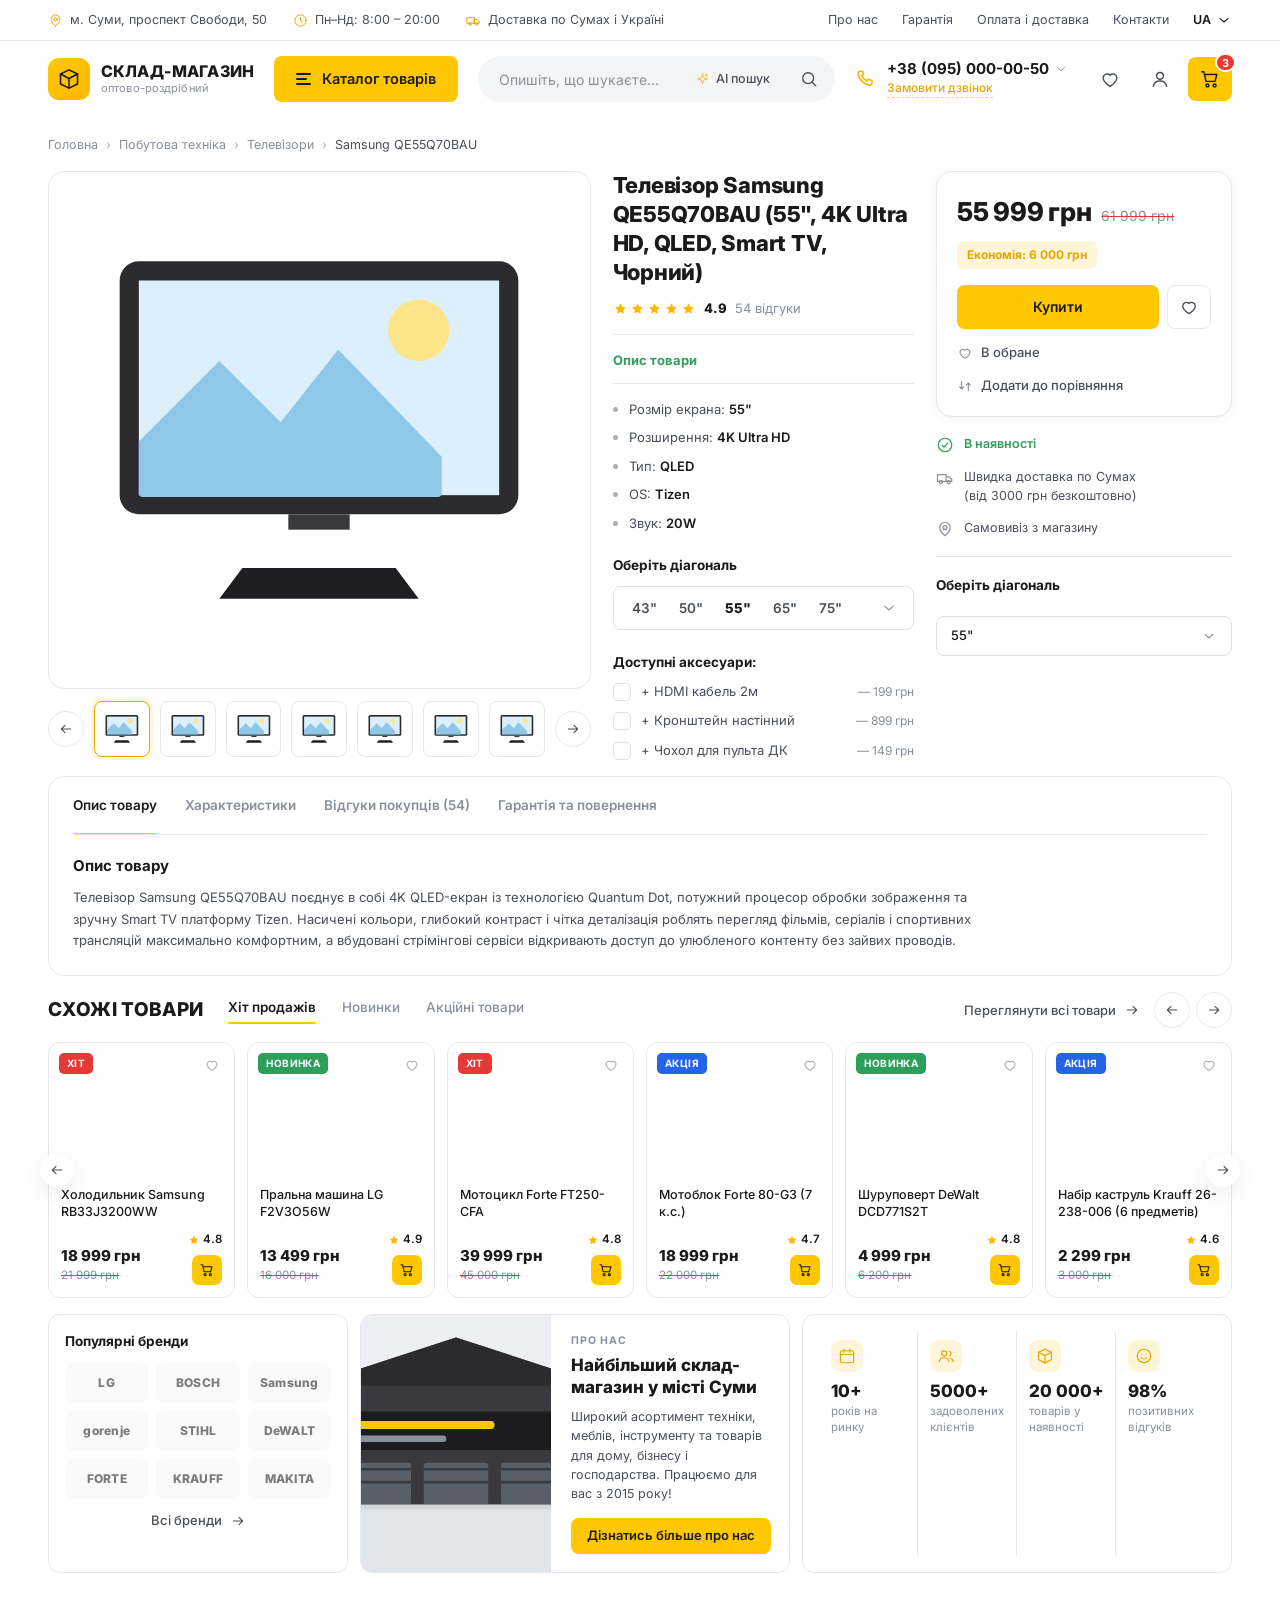
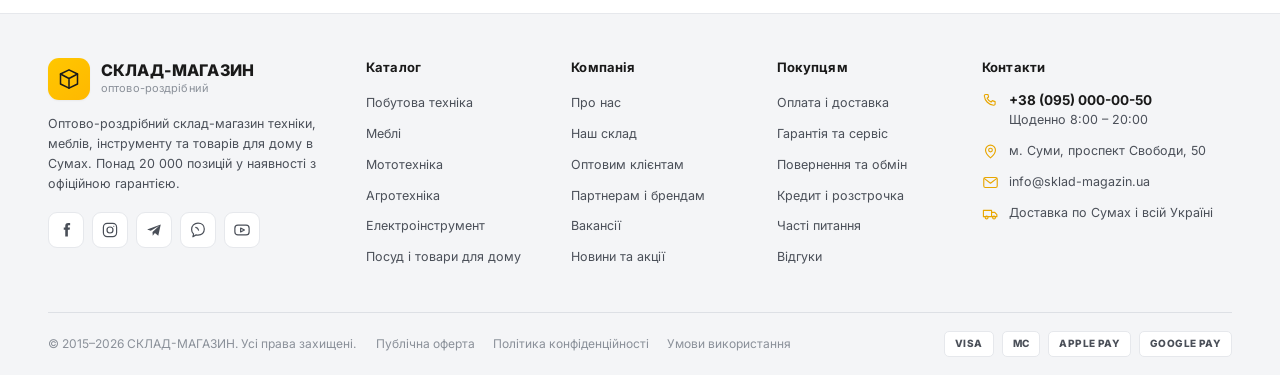
<file: product.html>
<!DOCTYPE html>
<html lang="uk">
<head>
<meta charset="UTF-8">
<meta name="viewport" content="width=device-width, initial-scale=1.0">
<title>Телевізор Samsung QE55Q70BAU — СКЛАД-МАГАЗИН</title>
<meta name="description" content="Телевізор Samsung QE55Q70BAU (55&quot;, 4K Ultra HD, QLED, Smart TV, Чорний) — купити в Сумах з доставкою по Україні. Оптово-роздрібний склад-магазин.">

<link rel="preconnect" href="https://fonts.googleapis.com">
<link rel="preconnect" href="https://fonts.gstatic.com" crossorigin>
<link href="https://fonts.googleapis.com/css2?family=Inter:wght@400;500;600;700;800&display=swap" rel="stylesheet">
<link rel="stylesheet" href="style.css">
</head>
<body>

<!-- ==========================================================================
     SVG SPRITE — icons + product illustrations (placeholders)
     ========================================================================== -->
<svg class="sprite" aria-hidden="true" focusable="false" xmlns="http://www.w3.org/2000/svg">
  <defs>
    <!-- UI ICONS (24×24, stroked) -->
    <symbol id="i-pin" viewBox="0 0 24 24"><path d="M12 21s7-5.5 7-11a7 7 0 1 0-14 0c0 5.5 7 11 7 11Z"/><circle cx="12" cy="10" r="2.6"/></symbol>
    <symbol id="i-clock" viewBox="0 0 24 24"><circle cx="12" cy="12" r="9"/><path d="M12 7v5.2l3.4 2"/></symbol>
    <symbol id="i-truck" viewBox="0 0 24 24"><path d="M2 7.5h11.5v9H2zM13.5 10.5H18l3 3.2v2.8h-7.5z"/><circle cx="6.5" cy="17.5" r="2"/><circle cx="17" cy="17.5" r="2"/></symbol>
    <symbol id="i-chev-down" viewBox="0 0 24 24"><path d="m6 9.5 6 5.5 6-5.5"/></symbol>
    <symbol id="i-search" viewBox="0 0 24 24"><circle cx="11" cy="11" r="6.5"/><path d="m20 20-4.4-4.4"/></symbol>
    <symbol id="i-sparkle" viewBox="0 0 24 24"><path d="M12 3.5 13.9 9l5.6 2-5.6 2-1.9 5.5L10.1 13 4.5 11l5.6-2z"/><path d="M18.5 3.5v3M20 5h-3"/></symbol>
    <symbol id="i-phone" viewBox="0 0 24 24"><path d="M8.4 3.5H5.2a1.9 1.9 0 0 0-1.9 2.1c.6 6.8 6.3 12.5 13.1 13.1a1.9 1.9 0 0 0 2.1-1.9v-3.2l-4-1.4-1.7 2a13.4 13.4 0 0 1-5.5-5.5l2-1.7z"/></symbol>
    <symbol id="i-heart" viewBox="0 0 24 24"><path d="M12 20s-7.5-4.7-7.5-9.6A4.4 4.4 0 0 1 12 7.8a4.4 4.4 0 0 1 7.5 2.6C19.5 15.3 12 20 12 20Z"/></symbol>
    <symbol id="i-user" viewBox="0 0 24 24"><circle cx="12" cy="8.5" r="3.7"/><path d="M4.8 20c.6-3.7 3.6-5.8 7.2-5.8s6.6 2.1 7.2 5.8"/></symbol>
    <symbol id="i-cart" viewBox="0 0 24 24"><path d="M3 4h2.3l2.4 10.6h9.7L19.5 7H6.2"/><circle cx="9.2" cy="19" r="1.6"/><circle cx="17" cy="19" r="1.6"/></symbol>
    <symbol id="i-arr-right" viewBox="0 0 24 24"><path d="M5 12h14M13.5 6.5 19 12l-5.5 5.5"/></symbol>
    <symbol id="i-arr-left" viewBox="0 0 24 24"><path d="M19 12H5M10.5 6.5 5 12l5.5 5.5"/></symbol>
    <symbol id="i-play" viewBox="0 0 24 24"><path d="M8 5.5v13l11-6.5z"/></symbol>
    <symbol id="i-menu" viewBox="0 0 24 24"><path d="M4 7h16M4 12h16M4 17h16"/></symbol>
    <symbol id="i-box" viewBox="0 0 24 24"><path d="M12 2.8 20.5 7v10L12 21.2 3.5 17V7z"/><path d="M3.5 7 12 11.5 20.5 7M12 11.5v9.7"/></symbol>
    <symbol id="i-boxes" viewBox="0 0 24 24"><rect x="3" y="12" width="8" height="8.5" rx="1"/><rect x="13" y="12" width="8" height="8.5" rx="1"/><rect x="8" y="3.5" width="8" height="8" rx="1"/></symbol>
    <symbol id="i-shield" viewBox="0 0 24 24"><path d="M12 2.8 20 6v6c0 4.7-3.3 8.2-8 9.2-4.7-1-8-4.5-8-9.2V6z"/><path d="m8.8 12 2.2 2.2 4.2-4.4"/></symbol>
    <symbol id="i-card" viewBox="0 0 24 24"><rect x="2.5" y="5.5" width="19" height="13" rx="2.2"/><path d="M2.5 10h19M6 14.8h4"/></symbol>
    <symbol id="i-headset" viewBox="0 0 24 24"><path d="M4.5 15v-3.2a7.5 7.5 0 0 1 15 0V15"/><rect x="2.6" y="13.5" width="4" height="6" rx="1.8"/><rect x="17.4" y="13.5" width="4" height="6" rx="1.8"/><path d="M19.5 19.5c0 1.4-1.7 2.4-3.7 2.4"/></symbol>
    <symbol id="i-warehouse" viewBox="0 0 24 24"><path d="M2.5 10 12 4.5l9.5 5.5V21H2.5z"/><path d="M7 21v-6.5h10V21M7 17.8h10"/></symbol>
    <symbol id="i-users" viewBox="0 0 24 24"><circle cx="9.5" cy="8.5" r="3.4"/><path d="M3 19.5c.5-3.3 3.2-5.2 6.5-5.2s6 1.9 6.5 5.2"/><path d="M16.5 5.6a3.4 3.4 0 0 1 0 6.4M18 14.6c2 .7 3.3 2.4 3.6 4.9"/></symbol>
    <symbol id="i-smile" viewBox="0 0 24 24"><circle cx="12" cy="12" r="9"/><path d="M8.4 14c.9 1.3 2.1 2 3.6 2s2.7-.7 3.6-2M9 9.6h.01M15 9.6h.01"/></symbol>
    <symbol id="i-calendar" viewBox="0 0 24 24"><rect x="3.2" y="5" width="17.6" height="16" rx="2.2"/><path d="M3.2 10h17.6M8 3v4M16 3v4"/></symbol>
    <symbol id="i-mail" viewBox="0 0 24 24"><rect x="2.5" y="5" width="19" height="14" rx="2.2"/><path d="m3.5 6.5 8.5 6.5 8.5-6.5"/></symbol>
    <symbol id="i-star" viewBox="0 0 24 24"><path d="m12 3.4 2.7 5.6 6.1.9-4.4 4.3 1 6.1-5.4-2.9-5.4 2.9 1-6.1L3.2 9.9l6.1-.9z"/></symbol>
    <symbol id="i-fb" viewBox="0 0 24 24"><path d="M14.5 8.5V6.8c0-.9.4-1.3 1.4-1.3h1.6V2.6h-2.6c-2.7 0-3.9 1.6-3.9 3.9v2H9v3h2v9h3.5v-9h2.4l.4-3z"/></symbol>
    <symbol id="i-ig" viewBox="0 0 24 24"><rect x="3.2" y="3.2" width="17.6" height="17.6" rx="5"/><circle cx="12" cy="12" r="4"/><path d="M17 7h.01"/></symbol>
    <symbol id="i-tg" viewBox="0 0 24 24"><path d="M21 4.5 2.8 11.4l4.9 1.6L19 6.4l-9 8.1.3 5 2.9-3.4 4.5 3.4z"/></symbol>
    <symbol id="i-yt" viewBox="0 0 24 24"><rect x="2.5" y="5.5" width="19" height="13" rx="4"/><path d="m10.2 9.4 5 2.6-5 2.6z"/></symbol>
    <symbol id="i-viber" viewBox="0 0 24 24"><path d="M12 2.8c5 0 8.4 3.2 8.4 8s-3.4 8-8.4 8c-.9 0-1.7-.1-2.5-.3L5.2 21l.9-3.6c-1.7-1.5-2.6-3.6-2.6-6.1 0-4.8 3.5-8.5 8.5-8.5Z"/><path d="M9 8.6c1.7.4 3.2 1.7 3.7 3.6"/></symbol>
    <symbol id="i-grid" viewBox="0 0 24 24"><rect x="4" y="4" width="7" height="7" rx="1.5"/><rect x="13" y="4" width="7" height="7" rx="1.5"/><rect x="4" y="13" width="7" height="7" rx="1.5"/><rect x="13" y="13" width="7" height="7" rx="1.5"/></symbol>
    <symbol id="i-list" viewBox="0 0 24 24"><rect x="4" y="5" width="4" height="4" rx="1"/><path d="M11 7h9"/><rect x="4" y="10" width="4" height="4" rx="1"/><path d="M11 12h9"/><rect x="4" y="15" width="4" height="4" rx="1"/><path d="M11 17h9"/></symbol>
    <symbol id="i-check" viewBox="0 0 24 24"><circle cx="12" cy="12" r="9"/><path d="m8.2 12.3 2.5 2.5 5.1-5.6"/></symbol>
    <symbol id="i-compare" viewBox="0 0 24 24"><path d="M7 5v11.5M7 16.5l-3-3M7 16.5l3-3"/><path d="M17 19V7.5M17 7.5l3 3M17 7.5l-3 3"/></symbol>
    <symbol id="i-plus" viewBox="0 0 24 24"><path d="M12 5v14M5 12h14"/></symbol>
    <symbol id="i-minus" viewBox="0 0 24 24"><path d="M5 12h14"/></symbol>

    <!-- PRODUCT ILLUSTRATIONS (120×120, flat placeholders) -->

    <symbol id="p-tv" viewBox="0 0 120 120">
      <rect x="8" y="16" width="104" height="66" rx="5" fill="#2B2B2E"/>
      <rect x="13" y="21" width="94" height="56" fill="#DCEFFB"/>
      <path d="M13 63 34 42l16 16 15-19 27 28v9.5a1 1 0 0 1-1 1H14a1 1 0 0 1-1-1z" fill="#8FC7E8"/>
      <circle cx="86" cy="34" r="8" fill="#FFE58A"/>
      <rect x="52" y="82" width="16" height="4" fill="#3A3A3E"/>
      <path d="M40 96h40l6 8H34z" fill="#1F1F22"/>
    </symbol>

    <symbol id="p-warehouse" viewBox="0 0 240 160">
      <rect width="240" height="160" fill="#EDEFF2"/>
      <path d="M0 118h240v42H0z" fill="#E2E5EA"/>
      <path d="M28 44 120 14l92 30v74H28z" fill="#3A3A3E"/>
      <path d="M28 44 120 14l92 30z" fill="#2B2B2E"/>
      <rect x="46" y="60" width="148" height="24" rx="4" fill="#1C1C1E"/>
      <rect x="54" y="66" width="90" height="5" rx="2.5" fill="#FFC700"/>
      <rect x="54" y="75" width="60" height="4" rx="2" fill="#8A9099"/>
      <rect x="52" y="92" width="40" height="26" rx="2" fill="#5A6069"/>
      <rect x="100" y="92" width="40" height="26" rx="2" fill="#5A6069"/>
      <rect x="148" y="92" width="40" height="26" rx="2" fill="#5A6069"/>
      <path d="M52 96h40M52 104h40M100 96h40M100 104h40M148 96h40M148 104h40" stroke="#3A3A3E" stroke-width="1.6"/>
      <rect x="0" y="118" width="240" height="3" fill="#D3D7DD"/>
    </symbol>
  </defs>
</svg>

<!-- ==========================================================================
     TOP BAR
     ========================================================================== -->
<div class="topbar">
  <div class="container">
    <div class="topbar-info">
      <span class="topbar-item"><svg class="ico"><use href="#i-pin"/></svg>м. Суми, проспект Свободи, 50</span>
      <span class="topbar-item"><svg class="ico"><use href="#i-clock"/></svg>Пн–Нд: 8:00 – 20:00</span>
      <span class="topbar-item"><svg class="ico"><use href="#i-truck"/></svg>Доставка по Сумах і Україні</span>
    </div>
    <nav class="topbar-nav">
      <a href="index.html#about">Про нас</a>
      <a href="index.html#warranty">Гарантія</a>
      <a href="index.html#delivery">Оплата і доставка</a>
      <a href="index.html#contacts">Контакти</a>
      <button class="lang-switch" type="button">UA <svg class="ico ico-sm"><use href="#i-chev-down"/></svg></button>
    </nav>
  </div>
</div>

<!-- ==========================================================================
     HEADER
     ========================================================================== -->
<header class="header has-mobile-search" id="header">
  <div class="container">

    <button class="mobile-toggle" type="button" aria-label="Відкрити меню">
      <svg class="ico ico-lg"><use href="#i-menu"/></svg>
    </button>

    <a class="logo" href="index.html">
      <span class="logo-mark"><svg class="ico"><use href="#i-box"/></svg></span>
      <span class="logo-text">
        <span class="logo-name">СКЛАД-МАГАЗИН</span>
        <span class="logo-sub">оптово-роздрібний</span>
      </span>
    </a>

    <button class="btn btn-catalog" type="button">
      <span class="burger"><span></span><span></span><span></span></span>
      <span class="label">Каталог товарів</span>
    </button>

    <form class="search" role="search" onsubmit="return false;">
      <label class="visually-hidden" for="q">Пошук товарів</label>
      <input id="q" type="search" placeholder="Опишіть, що шукаєте...">
      <button class="ai-chip" type="button"><svg class="ico"><use href="#i-sparkle"/></svg><span>AI пошук</span></button>
      <button class="search-submit" type="submit" aria-label="Знайти"><svg class="ico"><use href="#i-search"/></svg></button>
    </form>

    <div class="header-phone">
      <span class="phone-ico"><svg class="ico"><use href="#i-phone"/></svg></span>
      <span class="phone-copy">
        <a class="phone-number" href="tel:+380950000050">+38 (095) 000-00-50 <svg class="ico"><use href="#i-chev-down"/></svg></a>
        <button class="phone-callback" type="button">Замовити дзвінок</button>
      </span>
    </div>

    <div class="header-actions">
      <button class="action-btn fav" type="button" aria-label="Обране"><svg class="ico"><use href="#i-heart"/></svg></button>
      <button class="action-btn" type="button" aria-label="Профіль"><svg class="ico"><use href="#i-user"/></svg></button>
      <button class="action-btn cart" type="button" aria-label="Кошик">
        <svg class="ico"><use href="#i-cart"/></svg>
        <span class="badge" id="cartCount">3</span>
      </button>
    </div>

  </div>
</header>

<main id="top">

  <!-- ========================================================================
       BREADCRUMBS
       ======================================================================== -->
  <div class="container">
    <nav class="breadcrumbs" aria-label="Хлібні крихти">
      <a href="index.html">Головна</a>
      <span class="crumb-sep">›</span>
      <a href="category.html">Побутова техніка</a>
      <span class="crumb-sep">›</span>
      <a href="category.html">Телевізори</a>
      <span class="crumb-sep">›</span>
      <span class="is-current">Samsung QE55Q70BAU</span>
    </nav>
  </div>

  <!-- ========================================================================
       PRODUCT
       ======================================================================== -->
  <section class="section container" aria-label="Картка товару">
    <div class="product-layout">

      <!-- Gallery -->
      <div class="product-gallery">
        <div class="gallery-main">
          <svg class="ill gallery-art" viewBox="0 0 120 120" id="galleryArt"><use href="#p-tv"/></svg>
        </div>
        <div class="gallery-thumbs">
          <button class="iconbtn gallery-arrow prev" type="button" data-thumb="prev" aria-label="Попереднє фото"><svg class="ico ico-sm"><use href="#i-arr-left"/></svg></button>
          <ul class="thumb-strip" id="thumbStrip">
            <li><button type="button" class="thumb is-active"><svg class="ill" viewBox="0 0 120 120"><use href="#p-tv"/></svg></button></li>
            <li><button type="button" class="thumb"><svg class="ill" viewBox="0 0 120 120"><use href="#p-tv"/></svg></button></li>
            <li><button type="button" class="thumb"><svg class="ill" viewBox="0 0 120 120"><use href="#p-tv"/></svg></button></li>
            <li><button type="button" class="thumb"><svg class="ill" viewBox="0 0 120 120"><use href="#p-tv"/></svg></button></li>
            <li><button type="button" class="thumb"><svg class="ill" viewBox="0 0 120 120"><use href="#p-tv"/></svg></button></li>
            <li><button type="button" class="thumb"><svg class="ill" viewBox="0 0 120 120"><use href="#p-tv"/></svg></button></li>
            <li><button type="button" class="thumb"><svg class="ill" viewBox="0 0 120 120"><use href="#p-tv"/></svg></button></li>
          </ul>
          <button class="iconbtn gallery-arrow next" type="button" data-thumb="next" aria-label="Наступне фото"><svg class="ico ico-sm"><use href="#i-arr-right"/></svg></button>
        </div>
      </div>

      <!-- Info -->
      <div class="product-info">
        <h1 class="product-title">Телевізор Samsung QE55Q70BAU (55", 4K Ultra HD, QLED, Smart TV, Чорний)</h1>

        <div class="product-rating">
          <span class="stars" aria-hidden="true">
            <svg class="ico"><use href="#i-star"/></svg><svg class="ico"><use href="#i-star"/></svg><svg class="ico"><use href="#i-star"/></svg><svg class="ico"><use href="#i-star"/></svg><svg class="ico"><use href="#i-star"/></svg>
          </span>
          <b>4.9</b>
          <a href="#reviews">54 відгуки</a>
        </div>

        <a class="section-label" href="#desc">Опис товари</a>

        <ul class="spec-list">
          <li>Розмір екрана: <b>55"</b></li>
          <li>Розширення: <b>4K Ultra HD</b></li>
          <li>Тип: <b>QLED</b></li>
          <li>OS: <b>Tizen</b></li>
          <li>Звук: <b>20W</b></li>
        </ul>

        <div class="option-group">
          <span class="option-label">Оберіть діагональ</span>
          <div class="seg-control" role="group" aria-label="Діагональ екрана">
            <button type="button" class="seg-btn">43"</button>
            <button type="button" class="seg-btn">50"</button>
            <button type="button" class="seg-btn is-active">55"</button>
            <button type="button" class="seg-btn">65"</button>
            <button type="button" class="seg-btn">75"</button>
          </div>
        </div>

        <div class="option-group">
          <span class="option-label">Доступні аксесуари:</span>
          <div class="accessory-list">
            <label class="check"><input type="checkbox"><span class="box"></span>+ HDMI кабель 2м <span class="accessory-price">— 199 грн</span></label>
            <label class="check"><input type="checkbox"><span class="box"></span>+ Кронштейн настінний <span class="accessory-price">— 899 грн</span></label>
            <label class="check"><input type="checkbox"><span class="box"></span>+ Чохол для пульта ДК <span class="accessory-price">— 149 грн</span></label>
          </div>
        </div>
      </div>

      <!-- Buy box -->
      <aside class="product-buybox">
        <div class="buybox-card">
          <div class="buybox-price">
            <span class="now">55 999 грн</span>
            <span class="was">61 999 грн</span>
          </div>
          <span class="save-badge">Економія: 6 000 грн</span>

          <div class="buybox-actions">
            <button class="btn btn-accent buybox-buy" type="button">Купити</button>
            <button class="iconbtn buybox-fav" type="button" aria-label="Додати в обране" aria-pressed="false"><svg class="ico"><use href="#i-heart"/></svg></button>
          </div>

          <a class="text-action" href="#"><svg class="ico ico-sm"><use href="#i-heart"/></svg>В обране</a>
          <a class="text-action" href="#"><svg class="ico ico-sm"><use href="#i-compare"/></svg>Додати до порівняння</a>
        </div>

        <ul class="buybox-meta">
          <li class="in-stock"><svg class="ico"><use href="#i-check"/></svg>В наявності</li>
          <li><svg class="ico"><use href="#i-truck"/></svg><span>Швидка доставка по Сумах <br>(від 3000 грн безкоштовно)</span></li>
          <li><svg class="ico"><use href="#i-pin"/></svg><span>Самовивіз з магазину</span></li>
        </ul>

        <div class="buybox-select">
          <span class="option-label">Оберіть діагональ</span>
          <div class="select" data-select>
            <button class="select-btn" type="button">55" <svg class="ico ico-sm"><use href="#i-chev-down"/></svg></button>
            <ul class="select-menu">
              <li><button type="button">43"</button></li>
              <li><button type="button">50"</button></li>
              <li><button type="button" class="is-active">55"</button></li>
              <li><button type="button">65"</button></li>
              <li><button type="button">75"</button></li>
            </ul>
          </div>
        </div>
      </aside>

    </div>
  </section>

  <!-- ========================================================================
       PRODUCT TABS
       ======================================================================== -->
  <section class="section container" aria-label="Детальна інформація про товар">
    <div class="product-tabs-card">
      <div class="product-tabs" role="tablist">
        <button class="ptab is-active" type="button" role="tab" aria-selected="true" data-ptab="desc">Опис товару</button>
        <button class="ptab" type="button" role="tab" aria-selected="false" data-ptab="specs">Характеристики</button>
        <button class="ptab" type="button" role="tab" aria-selected="false" data-ptab="reviews">Відгуки покупців (54)</button>
        <button class="ptab" type="button" role="tab" aria-selected="false" data-ptab="warranty">Гарантія та повернення</button>
      </div>

      <div class="ptab-panel is-active" data-ptab-panel="desc" id="desc">
        <h3>Опис товару</h3>
        <p>Телевізор Samsung QE55Q70BAU поєднує в собі 4K QLED-екран із технологією Quantum Dot, потужний процесор обробки зображення та зручну Smart TV платформу Tizen. Насичені кольори, глибокий контраст і чітка деталізація роблять перегляд фільмів, серіалів і спортивних трансляцій максимально комфортним, а вбудовані стрімінгові сервіси відкривають доступ до улюбленого контенту без зайвих проводів.</p>
      </div>
      <div class="ptab-panel" data-ptab-panel="specs" id="specs" hidden>
        <h3>Характеристики</h3>
        <p>Повні технічні характеристики товару будуть доступні найближчим часом.</p>
      </div>
      <div class="ptab-panel" data-ptab-panel="reviews" id="reviews" hidden>
        <h3>Відгуки покупців (54)</h3>
        <p>Розділ з відгуками покупців перебуває в розробці.</p>
      </div>
      <div class="ptab-panel" data-ptab-panel="warranty" id="warranty" hidden>
        <h3>Гарантія та повернення</h3>
        <p>Офіційна гарантія 12 місяців від виробника. Повернення та обмін товару впродовж 14 днів згідно з чинним законодавством України.</p>
      </div>
    </div>
  </section>

  <!-- ========================================================================
       RELATED PRODUCTS
       ======================================================================== -->
  <section class="section container" aria-label="Схожі товари">
    <div class="section-head">
      <h2 class="section-title">Схожі товари</h2>

      <div class="tabs" role="tablist">
        <button class="tab is-active" type="button" role="tab" aria-selected="true" data-tab="hit">Хіт продажів</button>
        <button class="tab" type="button" role="tab" aria-selected="false" data-tab="new">Новинки</button>
        <button class="tab" type="button" role="tab" aria-selected="false" data-tab="sale">Акційні товари</button>
      </div>

      <span class="spacer"></span>

      <div class="bs-nav">
        <a class="link-arrow" href="category.html">Переглянути всі товари <svg class="ico ico-sm"><use href="#i-arr-right"/></svg></a>
        <div class="arrows">
          <button class="iconbtn" type="button" data-row="prev" aria-label="Назад"><svg class="ico ico-sm"><use href="#i-arr-left"/></svg></button>
          <button class="iconbtn" type="button" data-row="next" aria-label="Вперед"><svg class="ico ico-sm"><use href="#i-arr-right"/></svg></button>
        </div>
      </div>
    </div>

    <div class="bs-viewport">
      <button class="iconbtn bs-side prev" type="button" data-row="prev" aria-label="Назад"><svg class="ico ico-sm"><use href="#i-arr-left"/></svg></button>
      <button class="iconbtn bs-side next" type="button" data-row="next" aria-label="Вперед"><svg class="ico ico-sm"><use href="#i-arr-right"/></svg></button>
      <div class="product-grid" id="productGrid"></div>
    </div>
  </section>

  <!-- ========================================================================
       BRANDS / ABOUT / STATS
       ======================================================================== -->
  <section class="section container" id="about" aria-label="Про компанію">
    <div class="bottom-grid">

      <div class="panel">
        <h3 class="brands-title">Популярні бренди</h3>
        <div class="brand-list">
          <a class="brand" href="#">LG</a>
          <a class="brand" href="#">BOSCH</a>
          <a class="brand" href="#">Samsung</a>
          <a class="brand" href="#">gorenje</a>
          <a class="brand" href="#">STIHL</a>
          <a class="brand" href="#">DeWALT</a>
          <a class="brand" href="#">FORTE</a>
          <a class="brand" href="#">KRAUFF</a>
          <a class="brand" href="#">MAKITA</a>
        </div>
        <div class="brands-more"><a class="link-arrow" href="#">Всі бренди <svg class="ico ico-sm"><use href="#i-arr-right"/></svg></a></div>
      </div>

      <div class="panel about-card">
        <div class="about-photo"><svg class="ill" viewBox="0 0 240 160" preserveAspectRatio="xMidYMid slice"><use href="#p-warehouse"/></svg></div>
        <div class="about-body">
          <span class="about-eyebrow">Про нас</span>
          <h2>Найбільший склад-магазин у місті Суми</h2>
          <p>Широкий асортимент техніки, меблів, інструменту та товарів для дому, бізнесу і господарства. Працюємо для вас з 2015 року!</p>
          <a class="btn btn-accent btn-sm" href="index.html#about">Дізнатись більше про нас</a>
        </div>
      </div>

      <div class="panel stats-card">
        <div class="stat"><span class="si"><svg class="ico"><use href="#i-calendar"/></svg></span><b>10+</b><span>років на ринку</span></div>
        <div class="stat"><span class="si"><svg class="ico"><use href="#i-users"/></svg></span><b>5000+</b><span>задоволених клієнтів</span></div>
        <div class="stat"><span class="si"><svg class="ico"><use href="#i-box"/></svg></span><b>20 000+</b><span>товарів у наявності</span></div>
        <div class="stat"><span class="si"><svg class="ico"><use href="#i-smile"/></svg></span><b>98%</b><span>позитивних відгуків</span></div>
      </div>

    </div>
  </section>

</main>

<!-- ==========================================================================
     FOOTER
     ========================================================================== -->
<footer class="footer" id="contacts">
  <div class="container">
    <div class="footer-top">

      <div class="footer-brand">
        <a class="logo" href="index.html">
          <span class="logo-mark"><svg class="ico"><use href="#i-box"/></svg></span>
          <span class="logo-text">
            <span class="logo-name">СКЛАД-МАГАЗИН</span>
            <span class="logo-sub">оптово-роздрібний</span>
          </span>
        </a>
        <p class="footer-about">Оптово-роздрібний склад-магазин техніки, меблів, інструменту та товарів для дому в Сумах. Понад 20 000 позицій у наявності з офіційною гарантією.</p>
        <div class="socials">
          <a class="social" href="#" aria-label="Facebook"><svg class="ico ico-fill"><use href="#i-fb"/></svg></a>
          <a class="social" href="#" aria-label="Instagram"><svg class="ico"><use href="#i-ig"/></svg></a>
          <a class="social" href="#" aria-label="Telegram"><svg class="ico ico-fill"><use href="#i-tg"/></svg></a>
          <a class="social" href="#" aria-label="Viber"><svg class="ico"><use href="#i-viber"/></svg></a>
          <a class="social" href="#" aria-label="YouTube"><svg class="ico"><use href="#i-yt"/></svg></a>
        </div>
      </div>

      <div class="footer-col">
        <h4>Каталог</h4>
        <ul>
          <li><a href="category.html">Побутова техніка</a></li>
          <li><a href="category.html">Меблі</a></li>
          <li><a href="category.html">Мототехніка</a></li>
          <li><a href="category.html">Агротехніка</a></li>
          <li><a href="category.html">Електроінструмент</a></li>
          <li><a href="category.html">Посуд і товари для дому</a></li>
        </ul>
      </div>

      <div class="footer-col">
        <h4>Компанія</h4>
        <ul>
          <li><a href="index.html#about">Про нас</a></li>
          <li><a href="#">Наш склад</a></li>
          <li><a href="#">Оптовим клієнтам</a></li>
          <li><a href="#">Партнерам і брендам</a></li>
          <li><a href="#">Вакансії</a></li>
          <li><a href="#">Новини та акції</a></li>
        </ul>
      </div>

      <div class="footer-col">
        <h4>Покупцям</h4>
        <ul>
          <li><a href="index.html#delivery">Оплата і доставка</a></li>
          <li><a href="index.html#warranty">Гарантія та сервіс</a></li>
          <li><a href="#">Повернення та обмін</a></li>
          <li><a href="#">Кредит і розстрочка</a></li>
          <li><a href="#">Часті питання</a></li>
          <li><a href="#">Відгуки</a></li>
        </ul>
      </div>

      <div class="footer-col">
        <h4>Контакти</h4>
        <ul class="footer-contacts">
          <li><svg class="ico"><use href="#i-phone"/></svg><span><b>+38 (095) 000-00-50</b>Щоденно 8:00 – 20:00</span></li>
          <li><svg class="ico"><use href="#i-pin"/></svg><span>м. Суми, проспект Свободи, 50</span></li>
          <li><svg class="ico"><use href="#i-mail"/></svg><span>info@sklad-magazin.ua</span></li>
          <li><svg class="ico"><use href="#i-truck"/></svg><span>Доставка по Сумах і всій Україні</span></li>
        </ul>
      </div>

    </div>

    <div class="footer-bottom">
      <span>© 2015–2026 СКЛАД-МАГАЗИН. Усі права захищені.</span>
      <nav class="footer-legal">
        <a href="#">Публічна оферта</a>
        <a href="#">Політика конфіденційності</a>
        <a href="#">Умови використання</a>
      </nav>
      <div class="pay-methods">
        <span class="pay">VISA</span>
        <span class="pay">MC</span>
        <span class="pay">APPLE PAY</span>
        <span class="pay">GOOGLE PAY</span>
      </div>
    </div>
  </div>
</footer>

<div class="toasts" id="toasts" aria-live="polite"></div>

<script src="app.js"></script>
<script src="product.js"></script>
</body>
</html>
</file>
<file: style.css>
/* ==========================================================================
   СКЛАД-МАГАЗИН — оптово-роздрібний
   Design system & stylesheet
   ========================================================================== */

:root {
  /* Surfaces */
  --bg: #FFFFFF;
  --surface: #F4F5F7;
  --surface-2: #F8F9FA;
  --surface-3: #EDEFF2;
  --dark: #1C1C1E;
  --dark-2: #2A2A2E;

  /* Text */
  --ink: #1A1A1A;
  --ink-2: #4A4F58;
  --muted: #8A9099;
  --muted-2: #A8AEB6;

  /* Lines */
  --line: #E6E8EC;
  --line-2: #DDE0E5;

  /* Accents */
  --accent: #FFC700;
  --accent-600: #FFB800;
  --accent-700: #E8A600;
  --accent-soft: #FFF6D9;
  --accent-glow: rgba(255, 199, 0, 0.35);

  --danger: #E53935;
  --danger-soft: #FDECEA;
  --success: #2E9E5B;
  --info: #2563EB;

  /* Layout */
  --container: 1232px;
  --gutter: 24px;
  --radius-sm: 8px;
  --radius: 12px;
  --radius-lg: 16px;
  --radius-xl: 20px;

  /* Elevation */
  --shadow-xs: 0 1px 2px rgba(16, 24, 40, 0.05);
  --shadow-sm: 0 2px 8px rgba(16, 24, 40, 0.06);
  --shadow-md: 0 8px 24px rgba(16, 24, 40, 0.08);
  --shadow-lg: 0 16px 40px rgba(16, 24, 40, 0.12);
  --shadow-accent: 0 8px 20px rgba(255, 199, 0, 0.35);

  /* Motion */
  --t-fast: 0.15s cubic-bezier(0.4, 0, 0.2, 1);
  --t: 0.25s cubic-bezier(0.4, 0, 0.2, 1);
  --t-slow: 0.5s cubic-bezier(0.4, 0, 0.2, 1);

  /* Type */
  --font: 'Inter', -apple-system, BlinkMacSystemFont, 'Segoe UI', Roboto, sans-serif;
}

/* ===== RESET ============================================================= */

*, *::before, *::after { box-sizing: border-box; margin: 0; padding: 0; }

html { -webkit-text-size-adjust: 100%; scroll-behavior: smooth; }

body {
  font-family: var(--font);
  background: var(--bg);
  color: var(--ink);
  font-size: 14px;
  line-height: 1.5;
  overflow-x: hidden;
  -webkit-font-smoothing: antialiased;
  -moz-osx-font-smoothing: grayscale;
}

img, svg { display: block; max-width: 100%; }
a { color: inherit; text-decoration: none; }
button { font: inherit; color: inherit; background: none; border: none; cursor: pointer; }
input { font: inherit; color: inherit; background: none; border: none; outline: none; }
ul { list-style: none; }

:focus-visible {
  outline: 2px solid var(--accent-700);
  outline-offset: 2px;
  border-radius: 4px;
}

.sprite { position: absolute; width: 0; height: 0; overflow: hidden; }
.visually-hidden {
  position: absolute; width: 1px; height: 1px;
  clip: rect(0 0 0 0); clip-path: inset(50%); overflow: hidden; white-space: nowrap;
}

/* ===== LAYOUT PRIMITIVES ================================================= */

.container {
  width: 100%;
  max-width: var(--container);
  margin-inline: auto;
  padding-inline: var(--gutter);
}

.section { margin-top: 16px; }

.section-head {
  display: flex;
  align-items: center;
  gap: 24px;
  margin-bottom: 14px;
}

.section-title {
  font-size: 19px;
  font-weight: 800;
  letter-spacing: 0.02em;
  text-transform: uppercase;
  white-space: nowrap;
}

.section-head .spacer { flex: 1; }

/* ===== ICON HELPERS ====================================================== */

.ico { width: 20px; height: 20px; flex: none; fill: none; stroke: currentColor; stroke-width: 1.6; stroke-linecap: round; stroke-linejoin: round; }
.ico-sm { width: 16px; height: 16px; }
.ico-lg { width: 24px; height: 24px; }
.ico-fill { fill: currentColor; stroke: none; }
.ill { width: 100%; height: 100%; display: block; }

/* ===== BUTTONS =========================================================== */

.btn {
  display: inline-flex;
  align-items: center;
  justify-content: center;
  gap: 10px;
  height: 44px;
  padding: 0 20px;
  border-radius: var(--radius-sm);
  font-size: 14px;
  font-weight: 600;
  white-space: nowrap;
  transition: background var(--t), color var(--t), box-shadow var(--t), transform var(--t-fast), border-color var(--t);
}
.btn:active { transform: translateY(1px); }

.btn-accent { background: var(--accent); color: var(--ink); box-shadow: var(--shadow-xs); }
.btn-accent:hover { background: var(--accent-600); box-shadow: var(--shadow-accent); }

.btn-white { background: #fff; color: var(--ink); box-shadow: var(--shadow-sm); }
.btn-white:hover { background: var(--surface-2); box-shadow: var(--shadow-md); }

.btn-outline { border: 1px solid var(--line-2); color: var(--ink); background: #fff; }
.btn-outline:hover { border-color: var(--ink); background: var(--surface-2); }

.btn-dark { background: var(--ink); color: #fff; }
.btn-dark:hover { background: var(--dark-2); }

.btn-sm { height: 36px; padding: 0 16px; font-size: 13px; }

/* Circular icon button */
.iconbtn {
  display: inline-flex;
  align-items: center;
  justify-content: center;
  width: 36px; height: 36px;
  border-radius: 50%;
  background: #fff;
  border: 1px solid var(--line);
  color: var(--ink-2);
  transition: all var(--t);
}
.iconbtn:hover { background: var(--accent); border-color: var(--accent); color: var(--ink); box-shadow: var(--shadow-sm); }
.iconbtn:disabled { opacity: 0.4; cursor: not-allowed; }
.iconbtn:disabled:hover { background: #fff; border-color: var(--line); color: var(--ink-2); box-shadow: none; }

/* Text link with arrow */
.link-arrow {
  display: inline-flex;
  align-items: center;
  gap: 8px;
  font-size: 13px;
  font-weight: 500;
  color: var(--ink-2);
  transition: color var(--t), gap var(--t);
}
.link-arrow:hover { color: var(--ink); gap: 12px; }
.link-arrow .ico { transition: transform var(--t); }
.link-arrow:hover .ico { transform: translateX(2px); }

/* ==========================================================================
   1. TOP BAR
   ========================================================================== */

.topbar {
  border-bottom: 1px solid var(--line);
  font-size: 12.5px;
  color: var(--ink-2);
}

.topbar .container {
  display: flex;
  align-items: center;
  gap: 28px;
  height: 40px;
}

.topbar-info { display: flex; align-items: center; gap: 26px; }

.topbar-item { display: inline-flex; align-items: center; gap: 7px; white-space: nowrap; }
.topbar-item .ico { width: 15px; height: 15px; color: var(--accent-700); }

.topbar-nav { display: flex; align-items: center; gap: 24px; margin-left: auto; }
.topbar-nav a { transition: color var(--t); position: relative; }
.topbar-nav a::after {
  content: '';
  position: absolute; left: 0; bottom: -3px;
  width: 100%; height: 1.5px;
  background: var(--accent);
  transform: scaleX(0);
  transform-origin: right;
  transition: transform var(--t);
}
.topbar-nav a:hover { color: var(--ink); }
.topbar-nav a:hover::after { transform: scaleX(1); transform-origin: left; }

.lang-switch {
  display: inline-flex; align-items: center; gap: 5px;
  font-weight: 600; color: var(--ink);
  transition: color var(--t);
}
.lang-switch:hover { color: var(--accent-700); }

/* ==========================================================================
   2. HEADER
   ========================================================================== */

.header {
  position: sticky;
  top: 0;
  z-index: 60;
  background: rgba(255, 255, 255, 0.92);
  backdrop-filter: blur(12px);
  -webkit-backdrop-filter: blur(12px);
  border-bottom: 1px solid transparent;
  transition: border-color var(--t), box-shadow var(--t);
}
.header.is-stuck { border-bottom-color: var(--line); box-shadow: var(--shadow-sm); }

.header .container {
  display: flex;
  align-items: center;
  gap: 20px;
  height: 76px;
}

/* Logo */
.logo { display: flex; align-items: center; gap: 11px; flex: none; }
.logo-mark {
  width: 42px; height: 42px;
  border-radius: 11px;
  background: linear-gradient(140deg, var(--accent) 0%, var(--accent-600) 100%);
  display: grid; place-items: center;
  color: var(--ink);
  box-shadow: var(--shadow-xs);
  transition: transform var(--t), box-shadow var(--t);
}
.logo:hover .logo-mark { transform: rotate(-6deg) scale(1.04); box-shadow: var(--shadow-accent); }
.logo-mark .ico { width: 24px; height: 24px; stroke-width: 1.5; }
.logo-name { display: block; font-size: 16px; font-weight: 800; letter-spacing: 0.01em; line-height: 1.15; }
.logo-sub { display: block; font-size: 11px; color: var(--muted); letter-spacing: 0.01em; }

/* Catalog button */
.btn-catalog {
  flex: none;
  height: 46px;
  padding: 0 22px;
  gap: 11px;
  border-radius: var(--radius-sm);
  background: var(--accent);
  font-weight: 600;
  font-size: 14.5px;
}
.btn-catalog:hover { background: var(--accent-600); box-shadow: var(--shadow-accent); }
.btn-catalog .burger { display: flex; flex-direction: column; gap: 3px; width: 15px; }
.btn-catalog .burger span {
  height: 2px; border-radius: 2px; background: var(--ink);
  transition: transform var(--t), width var(--t);
}
.btn-catalog .burger span:nth-child(1) { width: 100%; }
.btn-catalog .burger span:nth-child(2) { width: 70%; }
.btn-catalog .burger span:nth-child(3) { width: 100%; }
.btn-catalog:hover .burger span:nth-child(2) { width: 100%; }

/* Search */
.search {
  flex: 1;
  min-width: 260px;
  display: flex;
  align-items: center;
  gap: 10px;
  height: 46px;
  padding: 0 8px 0 20px;
  background: var(--surface);
  border: 1px solid transparent;
  border-radius: 999px;
  transition: background var(--t), border-color var(--t), box-shadow var(--t);
}
.search:focus-within {
  background: #fff;
  border-color: var(--accent);
  box-shadow: 0 0 0 4px var(--accent-soft);
}
.search input { flex: 1; min-width: 0; font-size: 14px; }
.search input::placeholder { color: var(--muted); }

.ai-chip {
  display: inline-flex; align-items: center; gap: 6px;
  height: 30px; padding: 0 12px;
  border-radius: 999px;
  font-size: 12.5px; font-weight: 500; color: var(--ink-2);
  transition: background var(--t), color var(--t);
}
.ai-chip .ico { width: 15px; height: 15px; color: var(--accent-600); }
.ai-chip:hover { background: var(--accent-soft); color: var(--ink); }

.search-submit {
  display: grid; place-items: center;
  width: 34px; height: 34px;
  border-radius: 50%;
  color: var(--ink-2);
  transition: background var(--t), color var(--t);
}
.search-submit:hover { background: var(--accent); color: var(--ink); }

/* Phone */
.header-phone { flex: none; display: flex; align-items: center; gap: 10px; }
.header-phone .phone-copy { display: flex; flex-direction: column; align-items: flex-start; gap: 1px; }
.header-phone .phone-ico { color: var(--accent-600); }
.header-phone .phone-ico .ico { width: 22px; height: 22px; stroke-width: 1.8; }
.phone-number {
  display: inline-flex; align-items: center; gap: 5px;
  font-size: 15px; font-weight: 700; line-height: 1.2;
  transition: color var(--t);
}
.phone-number:hover { color: var(--accent-700); }
.phone-number .ico { width: 14px; height: 14px; color: var(--muted); }
.phone-callback {
  font-size: 12px; color: var(--accent-700); font-weight: 500;
  border-bottom: 1px dashed rgba(232, 166, 0, 0.5);
  transition: color var(--t), border-color var(--t);
}
.phone-callback:hover { color: var(--ink); border-color: var(--ink); }

/* Header actions */
.header-actions { flex: none; display: flex; align-items: center; gap: 6px; }

.action-btn {
  position: relative;
  display: grid; place-items: center;
  width: 44px; height: 44px;
  border-radius: var(--radius-sm);
  color: var(--ink-2);
  transition: background var(--t), color var(--t), transform var(--t-fast);
}
.action-btn:hover { background: var(--surface); color: var(--ink); }
.action-btn:active { transform: scale(0.94); }
.action-btn .ico { width: 22px; height: 22px; }

.action-btn.cart { background: var(--accent); color: var(--ink); }
.action-btn.cart:hover { background: var(--accent-600); box-shadow: var(--shadow-accent); }

.badge {
  position: absolute; top: -4px; right: -4px;
  min-width: 19px; height: 19px;
  padding: 0 5px;
  border-radius: 999px;
  background: var(--danger);
  color: #fff;
  font-size: 11px; font-weight: 700;
  display: grid; place-items: center;
  border: 2px solid #fff;
}

/* Mobile-only header controls */
.mobile-toggle { display: none; }

/* ==========================================================================
   3. HERO
   ========================================================================== */

.hero { padding-top: 16px; }

.hero-shell {
  position: relative;
  border-radius: var(--radius-xl);
  background: linear-gradient(160deg, #F0F1F4 0%, #F7F8FA 45%, #EDEEF1 100%);
  overflow: hidden;
  min-height: 264px;
}

.hero-slides { position: relative; }

.hero-slide {
  display: grid;
  grid-template-columns: minmax(0, 362px) minmax(0, 1fr) 220px;
  align-items: center;
  gap: 20px;
  padding: 26px 40px 38px 56px;
  opacity: 0;
  visibility: hidden;
  position: absolute;
  inset: 0;
  transition: opacity var(--t-slow), visibility var(--t-slow);
}
.hero-slide.is-active { opacity: 1; visibility: visible; position: relative; }

.hero-slide .hero-copy > * { animation: heroIn 0.6s cubic-bezier(0.16, 1, 0.3, 1) backwards; }
.hero-slide.is-active .hero-title { animation-delay: 0.05s; }
.hero-slide.is-active .hero-text { animation-delay: 0.14s; }
.hero-slide.is-active .hero-cta { animation-delay: 0.22s; }

@keyframes heroIn {
  from { opacity: 0; transform: translateY(14px); }
  to { opacity: 1; transform: none; }
}

.hero-title {
  font-size: clamp(24px, 2.3vw, 30px);
  font-weight: 800;
  line-height: 1.12;
  letter-spacing: -0.01em;
  text-transform: uppercase;
}
.hero-title .accent { color: var(--accent-600); display: block; }

.hero-text {
  margin-top: 10px;
  font-size: 13px;
  line-height: 1.55;
  color: var(--ink-2);
  max-width: 340px;
}

.hero-cta { margin-top: 18px; display: flex; align-items: center; gap: 12px; flex-wrap: wrap; }

.btn-hero { height: 44px; padding: 0 22px; border-radius: var(--radius-sm); }
.btn-hero .circle {
  display: grid; place-items: center;
  width: 24px; height: 24px;
  border-radius: 50%;
  background: rgba(26, 26, 26, 0.12);
  transition: transform var(--t), background var(--t);
}
.btn-hero:hover .circle { transform: translateX(3px); background: rgba(26, 26, 26, 0.2); }

.btn-tour { height: 44px; padding: 0 20px 0 10px; gap: 12px; border-radius: var(--radius-sm); line-height: 1.25; text-align: left; }
.btn-tour .circle {
  display: grid; place-items: center;
  width: 30px; height: 30px;
  border-radius: 50%;
  background: var(--accent);
  transition: transform var(--t);
}
.btn-tour:hover .circle { transform: scale(1.08); }
.btn-tour .circle .ico { width: 13px; height: 13px; fill: var(--ink); stroke: none; }
.btn-tour small { display: block; font-size: 11.5px; font-weight: 400; color: var(--muted); }

/* Hero artwork */
.hero-art {
  align-self: stretch;
  display: flex;
  align-items: flex-end;
  justify-content: center;
  min-height: 200px;
}
.hero-art .ill { width: auto; height: 100%; max-height: 250px; }

/* Hero feature card — floats over the slide, in the column the slide reserves */
.hero-features {
  position: absolute;
  top: 22px;
  right: 48px;
  z-index: 4;
  width: 202px;
  background: #fff;
  border-radius: var(--radius);
  padding: 12px;
  display: grid;
  gap: 2px;
  box-shadow: var(--shadow-md);
}
.hero-feature {
  display: flex;
  align-items: center;
  gap: 10px;
  padding: 7px 8px;
  border-radius: var(--radius-sm);
  transition: background var(--t);
}
.hero-feature:hover { background: var(--surface-2); }
.hero-feature .fi {
  display: grid; place-items: center;
  width: 30px; height: 30px;
  flex: none;
  border-radius: 8px;
  background: var(--accent-soft);
  color: var(--accent-700);
  transition: background var(--t), transform var(--t);
}
.hero-feature:hover .fi { background: var(--accent); color: var(--ink); transform: scale(1.06); }
.hero-feature .fi .ico { width: 17px; height: 17px; }
.hero-feature b { display: block; font-size: 12.5px; font-weight: 700; line-height: 1.3; }
.hero-feature span { font-size: 11.5px; color: var(--muted); line-height: 1.35; }

/* Hero nav arrows */
.hero-arrow {
  position: absolute;
  top: 50%;
  transform: translateY(-50%);
  z-index: 5;
  width: 38px; height: 38px;
  background: rgba(255, 255, 255, 0.9);
  box-shadow: var(--shadow-sm);
  border-color: transparent;
}
.hero-arrow.prev { left: 6px; }
.hero-arrow.next { right: 6px; }
.hero-arrow:hover { background: var(--accent); }

/* Hero pagination */
.hero-dots {
  position: absolute;
  left: 50%;
  bottom: 16px;
  transform: translateX(-50%);
  display: flex;
  align-items: center;
  gap: 14px;
  z-index: 5;
}
.hero-dot {
  display: flex;
  align-items: center;
  gap: 10px;
  font-size: 11px;
  font-weight: 600;
  color: var(--muted);
  letter-spacing: 0.04em;
  transition: color var(--t);
}
.hero-dot::after {
  content: '';
  width: 26px; height: 2px;
  border-radius: 2px;
  background: var(--line-2);
  transition: background var(--t), width var(--t);
}
.hero-dot:last-child::after { display: none; }
.hero-dot:hover { color: var(--ink-2); }
.hero-dot.is-active { color: var(--ink); }
.hero-dot.is-active::after { background: var(--accent); width: 34px; }

/* ==========================================================================
   4. CATEGORIES
   ========================================================================== */

.cat-grid {
  display: grid;
  grid-template-columns: repeat(7, minmax(0, 1fr));
  gap: 12px;
}

.cat-card {
  position: relative;
  display: flex;
  flex-direction: column;
  min-height: 128px;
  padding: 14px;
  border-radius: var(--radius);
  background: var(--surface);
  border: 1px solid transparent;
  overflow: hidden;
  transition: background var(--t), border-color var(--t), box-shadow var(--t), transform var(--t);
}
.cat-card:hover {
  background: #fff;
  border-color: var(--line);
  box-shadow: var(--shadow-md);
  transform: translateY(-3px);
}

.cat-card h3 { font-size: 13.5px; font-weight: 700; line-height: 1.25; max-width: 62%; }
.cat-card .count { margin-top: 3px; font-size: 12px; color: var(--muted); }

.cat-art {
  position: absolute;
  right: 6px;
  top: 28px;
  width: 84px;
  height: 84px;
  pointer-events: none;
  transition: transform var(--t);
}
.cat-card:hover .cat-art { transform: scale(1.07) rotate(-2deg); }

.cat-go {
  margin-top: auto;
  width: 28px; height: 28px;
  border-radius: 50%;
  background: #fff;
  border: 1px solid var(--line);
  display: grid; place-items: center;
  color: var(--ink-2);
  transition: background var(--t), color var(--t), border-color var(--t), transform var(--t);
}
.cat-card:hover .cat-go { background: var(--accent); border-color: var(--accent); color: var(--ink); transform: translateX(3px); }
.cat-go .ico { width: 14px; height: 14px; }

/* "All products" variant */
.cat-card.is-all { background: var(--surface); }
.cat-card.is-all .count { font-size: 15px; font-weight: 800; color: var(--ink); margin-top: 6px; }
.cat-card.is-all .count small { display: block; font-size: 12px; font-weight: 400; color: var(--muted); }

/* ==========================================================================
   5. PROMO CARDS
   ========================================================================== */

.promo-grid {
  display: grid;
  grid-template-columns: minmax(0, 1fr) minmax(0, 1fr) minmax(0, 1fr);
  gap: 12px;
}

.promo {
  position: relative;
  display: flex;
  flex-direction: column;
  justify-content: center;
  min-height: 136px;
  padding: 20px 22px;
  border-radius: var(--radius);
  overflow: hidden;
  transition: box-shadow var(--t), transform var(--t);
}
.promo:hover { box-shadow: var(--shadow-lg); transform: translateY(-2px); }

.promo-body { position: relative; z-index: 2; max-width: 60%; }
.promo h3 { font-size: 17px; font-weight: 800; line-height: 1.2; }
.promo p { margin-top: 7px; font-size: 12.5px; line-height: 1.45; }
.promo .btn { margin-top: 14px; }

.promo-art {
  position: absolute;
  right: 0; bottom: 0;
  width: 46%;
  height: 100%;
  z-index: 1;
  pointer-events: none;
  display: flex; align-items: flex-end; justify-content: center;
  transition: transform var(--t);
}
.promo:hover .promo-art { transform: scale(1.04); }
.promo-art .ill { height: 100%; width: auto; max-width: 100%; }

/* Dark variant */
.promo.is-dark { background: linear-gradient(120deg, #1C1C1E 0%, #2C2C30 100%); color: #fff; }
.promo.is-dark h3 .accent { color: var(--accent); }
.promo.is-dark p { color: rgba(255, 255, 255, 0.7); }

/* Light variant */
.promo.is-light { background: var(--surface); color: var(--ink); }
.promo.is-light p { color: var(--ink-2); }

/* Accent variant */
.promo.is-accent { background: linear-gradient(120deg, #FFE380 0%, #FFC700 55%, #FFB800 100%); color: var(--ink); }
.promo.is-accent p { color: rgba(26, 26, 26, 0.72); }

.promo-badge {
  position: absolute;
  top: 16px; right: 16px;
  z-index: 3;
  display: grid; place-items: center;
  width: 46px; height: 46px;
  border-radius: 50%;
  background: var(--danger);
  color: #fff;
  font-size: 13px; font-weight: 800;
  box-shadow: 0 6px 16px rgba(229, 57, 53, 0.4);
}

/* ==========================================================================
   6. VALUES STRIP
   ========================================================================== */

.values {
  display: grid;
  grid-template-columns: repeat(6, minmax(0, 1fr));
  border: 1px solid var(--line);
  border-radius: var(--radius);
  background: #fff;
  overflow: hidden;
}

.value {
  display: flex;
  align-items: center;
  gap: 11px;
  padding: 16px 14px;
  border-right: 1px solid var(--line);
  transition: background var(--t);
}
.value:last-child { border-right: none; }
.value:hover { background: var(--surface-2); }

.value .vi { flex: none; color: var(--ink-2); transition: color var(--t), transform var(--t); }
.value:hover .vi { color: var(--accent-700); transform: scale(1.08); }
.value .vi .ico { width: 26px; height: 26px; stroke-width: 1.3; }

.value b { display: block; font-size: 13.5px; font-weight: 700; line-height: 1.25; }
.value span { font-size: 11.5px; color: var(--muted); line-height: 1.35; }

/* ==========================================================================
   7. BEST SELLERS
   ========================================================================== */

.tabs { display: flex; align-items: center; gap: 26px; }

.tab {
  position: relative;
  padding-bottom: 6px;
  font-size: 13.5px;
  font-weight: 500;
  color: var(--muted);
  white-space: nowrap;
  transition: color var(--t);
}
.tab::after {
  content: '';
  position: absolute; left: 0; bottom: 0;
  width: 100%; height: 2px;
  border-radius: 2px;
  background: var(--accent);
  transform: scaleX(0);
  transition: transform var(--t);
}
.tab:hover { color: var(--ink-2); }
.tab.is-active { color: var(--ink); font-weight: 600; }
.tab.is-active::after { transform: scaleX(1); }

.bs-nav { display: flex; align-items: center; gap: 14px; }
.bs-nav .arrows { display: flex; gap: 6px; }

/* Product row */
.bs-viewport { position: relative; }

.product-grid {
  display: grid;
  grid-template-columns: repeat(6, minmax(0, 1fr));
  gap: 12px;
}
.product-grid[hidden] { display: none; }

.product-grid.is-swapping { opacity: 0; transform: translateY(6px); }
.product-grid { transition: opacity var(--t), transform var(--t); }

/* Row arrows sitting outside the grid */
.bs-side {
  position: absolute;
  top: 50%;
  transform: translateY(-50%);
  z-index: 5;
  width: 34px; height: 34px;
  background: #fff;
  box-shadow: var(--shadow-md);
  border-color: transparent;
}
.bs-side.prev { left: -17px; }
.bs-side.next { right: -17px; }

/* Product card */
.product {
  position: relative;
  display: flex;
  flex-direction: column;
  padding: 12px;
  border-radius: var(--radius);
  background: #fff;
  border: 1px solid var(--line);
  transition: border-color var(--t), box-shadow var(--t), transform var(--t);
}
.product:hover { border-color: transparent; box-shadow: var(--shadow-lg); transform: translateY(-4px); }

.product-tag {
  position: absolute;
  top: 10px; left: 10px;
  z-index: 2;
  padding: 3px 8px;
  border-radius: 5px;
  font-size: 10px;
  font-weight: 700;
  letter-spacing: 0.04em;
  color: #fff;
}
.product-tag.hit { background: var(--danger); }
.product-tag.new { background: var(--success); }
.product-tag.sale { background: var(--info); }

.product-fav {
  position: absolute;
  top: 8px; right: 8px;
  z-index: 2;
  display: grid; place-items: center;
  width: 28px; height: 28px;
  border-radius: 50%;
  color: var(--muted-2);
  transition: color var(--t), background var(--t), transform var(--t-fast);
}
.product-fav:hover { color: var(--danger); background: var(--danger-soft); }
.product-fav:active { transform: scale(0.88); }
.product-fav.is-on { color: var(--danger); }
.product-fav.is-on .ico { fill: var(--danger); }

.product-art {
  height: 108px;
  margin: 14px 0 10px;
  display: grid;
  place-items: center;
  transition: transform var(--t);
}
.product:hover .product-art { transform: scale(1.06); }
.product-art .ill { height: 100%; width: auto; }

.product-name {
  font-size: 12.5px;
  font-weight: 500;
  line-height: 1.35;
  color: var(--ink);
  min-height: 34px;
  display: -webkit-box;
  -webkit-line-clamp: 2;
  -webkit-box-orient: vertical;
  overflow: hidden;
  transition: color var(--t);
}
.product:hover .product-name { color: var(--accent-700); }

.product-foot {
  margin-top: 10px;
  display: flex;
  align-items: flex-end;
  gap: 8px;
}

.product-price { flex: 1; min-width: 0; display: flex; flex-direction: column; gap: 2px; }
.product-price .now { font-size: 15px; font-weight: 800; line-height: 1.2; white-space: nowrap; }
.product-price .was {
  font-size: 11.5px;
  color: var(--muted);
  text-decoration: line-through;
  text-decoration-color: var(--danger);
  white-space: nowrap;
}

.product-meta { display: flex; flex-direction: column; align-items: flex-end; gap: 6px; }

.rating { display: inline-flex; align-items: center; gap: 3px; font-size: 11.5px; font-weight: 600; }
.rating .ico { width: 12px; height: 12px; fill: var(--accent-600); stroke: none; }

.product-buy {
  display: grid; place-items: center;
  width: 30px; height: 30px;
  border-radius: 7px;
  background: var(--accent);
  color: var(--ink);
  transition: background var(--t), box-shadow var(--t), transform var(--t-fast);
}
.product-buy:hover { background: var(--accent-600); box-shadow: var(--shadow-accent); }
.product-buy:active { transform: scale(0.9); }
.product-buy .ico { width: 16px; height: 16px; }

/* ==========================================================================
   8. BRANDS / ABOUT / STATS
   ========================================================================== */

.bottom-grid {
  display: grid;
  grid-template-columns: 300px minmax(0, 1fr) 430px;
  gap: 12px;
  align-items: stretch;
}

.panel {
  background: #fff;
  border: 1px solid var(--line);
  border-radius: var(--radius);
  padding: 16px;
}

/* Brands */
.brands-title { font-size: 13.5px; font-weight: 700; margin-bottom: 12px; }

.brand-list {
  display: grid;
  grid-template-columns: repeat(3, minmax(0, 1fr));
  gap: 8px;
}

.brand {
  display: grid;
  place-items: center;
  height: 40px;
  padding: 0 6px;
  border-radius: var(--radius-sm);
  background: var(--surface-2);
  font-size: 12px;
  font-weight: 800;
  letter-spacing: 0.02em;
  color: var(--ink-2);
  filter: grayscale(1);
  opacity: 0.75;
  transition: all var(--t);
}
.brand:hover { filter: none; opacity: 1; background: #fff; box-shadow: var(--shadow-sm); transform: translateY(-2px); }

.brands-more { margin-top: 12px; display: flex; justify-content: center; }

/* About */
.about-card { display: flex; gap: 0; padding: 0; overflow: hidden; }

.about-photo {
  flex: none;
  width: 190px;
  background: var(--surface);
  display: grid;
  place-items: center;
  overflow: hidden;
}
.about-photo .ill { width: 100%; height: 100%; object-fit: cover; }

.about-body { padding: 18px 20px; display: flex; flex-direction: column; justify-content: center; }
.about-eyebrow {
  font-size: 10.5px;
  font-weight: 700;
  letter-spacing: 0.1em;
  text-transform: uppercase;
  color: var(--muted);
}
.about-body h2 { margin-top: 7px; font-size: 17px; font-weight: 800; line-height: 1.25; }
.about-body p { margin-top: 9px; font-size: 12.5px; line-height: 1.55; color: var(--ink-2); }
.about-body .btn { margin-top: 14px; align-self: flex-start; }

/* Stats */
.stats-card { display: grid; grid-template-columns: repeat(4, minmax(0, 1fr)); gap: 0; }

.stat {
  padding: 6px 12px;
  border-right: 1px solid var(--line);
  text-align: left;
  transition: transform var(--t);
}
.stat:last-child { border-right: none; }
.stat:hover { transform: translateY(-3px); }

.stat .si {
  display: grid; place-items: center;
  width: 32px; height: 32px;
  border-radius: 9px;
  background: var(--accent-soft);
  color: var(--accent-700);
  margin-bottom: 10px;
  transition: background var(--t);
}
.stat:hover .si { background: var(--accent); color: var(--ink); }
.stat .si .ico { width: 18px; height: 18px; }

.stat b { display: block; font-size: 17px; font-weight: 800; line-height: 1.15; white-space: nowrap; }
.stat span { font-size: 11.5px; color: var(--muted); line-height: 1.35; display: block; margin-top: 3px; }

/* ==========================================================================
   9. FOOTER
   ========================================================================== */

.footer {
  margin-top: 40px;
  background: var(--surface);
  border-top: 1px solid var(--line);
  padding-top: 44px;
}

.footer-top {
  display: grid;
  grid-template-columns: 290px repeat(3, minmax(0, 1fr)) 250px;
  gap: 28px;
  padding-bottom: 36px;
}

.footer-brand .logo { margin-bottom: 14px; }
.footer-about { font-size: 12.5px; line-height: 1.6; color: var(--ink-2); max-width: 270px; }

.socials { margin-top: 18px; display: flex; gap: 8px; }
.social {
  display: grid; place-items: center;
  width: 36px; height: 36px;
  border-radius: 9px;
  background: #fff;
  border: 1px solid var(--line);
  color: var(--ink-2);
  transition: all var(--t);
}
.social:hover { background: var(--accent); border-color: var(--accent); color: var(--ink); transform: translateY(-3px); box-shadow: var(--shadow-sm); }
.social .ico { width: 18px; height: 18px; }

.footer-col h4 {
  font-size: 13px;
  font-weight: 700;
  margin-bottom: 14px;
  letter-spacing: 0.01em;
}
.footer-col li { margin-bottom: 9px; }
.footer-col a {
  font-size: 12.5px;
  color: var(--ink-2);
  transition: color var(--t), padding-left var(--t);
  display: inline-block;
}
.footer-col a:hover { color: var(--accent-700); padding-left: 4px; }

.footer-contacts li {
  display: flex;
  gap: 10px;
  margin-bottom: 13px;
  font-size: 12.5px;
  line-height: 1.45;
  color: var(--ink-2);
}
.footer-contacts .ico { width: 17px; height: 17px; flex: none; margin-top: 1px; color: var(--accent-700); }
.footer-contacts b { display: block; color: var(--ink); font-size: 13.5px; font-weight: 700; }

.footer-bottom {
  border-top: 1px solid var(--line-2);
  padding: 18px 0;
  display: flex;
  align-items: center;
  gap: 20px;
  flex-wrap: wrap;
  font-size: 12px;
  color: var(--muted);
}
.footer-legal { display: flex; gap: 18px; flex-wrap: wrap; }
.footer-legal a { transition: color var(--t); }
.footer-legal a:hover { color: var(--ink); }

.pay-methods { margin-left: auto; display: flex; gap: 8px; }
.pay {
  display: grid; place-items: center;
  height: 26px; padding: 0 10px;
  border-radius: 5px;
  background: #fff;
  border: 1px solid var(--line);
  font-size: 10px;
  font-weight: 800;
  letter-spacing: 0.04em;
  color: var(--ink-2);
  transition: all var(--t);
}
.pay:hover { color: var(--ink); box-shadow: var(--shadow-xs); }

/* ==========================================================================
   10. TOAST
   ========================================================================== */

.toasts {
  position: fixed;
  right: 20px; bottom: 20px;
  z-index: 200;
  display: flex;
  flex-direction: column;
  gap: 10px;
  pointer-events: none;
}
.toast {
  display: flex;
  align-items: center;
  gap: 10px;
  padding: 12px 16px;
  border-radius: var(--radius-sm);
  background: var(--ink);
  color: #fff;
  font-size: 13px;
  font-weight: 500;
  box-shadow: var(--shadow-lg);
  animation: toastIn 0.3s cubic-bezier(0.16, 1, 0.3, 1);
}
.toast.is-out { animation: toastOut 0.25s ease forwards; }
.toast .ico { color: var(--accent); }

@keyframes toastIn { from { opacity: 0; transform: translateX(24px); } to { opacity: 1; transform: none; } }
@keyframes toastOut { to { opacity: 0; transform: translateX(24px); } }

/* ==========================================================================
   11. RESPONSIVE
   ========================================================================== */

/* ---- ≤1280px: tighten the dense rows ---- */
@media (max-width: 1280px) {
  .bs-side.prev { left: -8px; }
  .bs-side.next { right: -8px; }
}

/* ---- ≤1180px ---- */
@media (max-width: 1180px) {
  .cat-grid { grid-template-columns: repeat(4, minmax(0, 1fr)); }
  .product-grid { grid-template-columns: repeat(4, minmax(0, 1fr)); }
  .product-grid .product:nth-child(n + 5) { display: none; }
  .bottom-grid { grid-template-columns: 260px minmax(0, 1fr); }
  .stats-card { grid-column: 1 / -1; }
  .values { grid-template-columns: repeat(3, minmax(0, 1fr)); }
  .value:nth-child(3n) { border-right: none; }
  .value:nth-child(-n + 3) { border-bottom: 1px solid var(--line); }
  .footer-top { grid-template-columns: repeat(3, minmax(0, 1fr)); }
  .footer-brand { grid-column: 1 / -1; }
}

/* ---- ≤1024px: tablet ---- */
@media (max-width: 1024px) {
  .header .container { height: 68px; gap: 14px; }
  .logo-text { display: none; }
  .btn-catalog { padding: 0 16px; }
  .btn-catalog span.label { display: none; }
  .header-phone .phone-copy { display: none; }

  .hero-slide {
    grid-template-columns: minmax(0, 1fr) minmax(0, 1fr);
    /* keep the left inset — the prev arrow lives there */
    padding: 28px 30px 24px 52px;
  }
  .hero-arrow.prev { left: 3px; }
  .hero-arrow.next { right: 3px; }
  /* Card leaves the overlay and flows under the slide */
  .hero-features {
    position: static;
    width: auto;
    margin: 0 30px 40px;
    grid-template-columns: repeat(2, minmax(0, 1fr));
    gap: 2px 10px;
  }
  .hero-art .ill { max-height: 190px; }
}

/* ---- ≤900px ---- */
@media (max-width: 900px) {
  .topbar-info .topbar-item:nth-child(n + 2) { display: none; }
  .topbar-nav a:nth-child(n + 3) { display: none; }

  .cat-grid { grid-template-columns: repeat(3, minmax(0, 1fr)); }
  .promo-grid { grid-template-columns: 1fr; }
  .promo { min-height: 120px; }
  .promo-body { max-width: 62%; }

  .bottom-grid { grid-template-columns: 1fr; }
  .stats-card { grid-template-columns: repeat(4, minmax(0, 1fr)); }
}

/* ---- ≤768px: mobile ---- */
@media (max-width: 768px) {
  :root { --gutter: 16px; }

  .topbar { display: none; }

  .header .container { height: 60px; gap: 10px; flex-wrap: wrap; }
  .mobile-toggle {
    display: grid; place-items: center;
    width: 40px; height: 40px;
    border-radius: var(--radius-sm);
    background: var(--surface);
    color: var(--ink);
    order: -1;
  }
  .btn-catalog { display: none; }
  .header-phone { display: none; }
  .search {
    order: 10;
    flex-basis: 100%;
    height: 42px;
    margin-bottom: 10px;
  }
  .ai-chip span { display: none; }
  .header.has-mobile-search .container { height: auto; padding-top: 10px; }
  .header-actions .action-btn.fav { display: none; }

  .section-head { flex-wrap: wrap; gap: 12px 18px; }
  .section-head .bs-nav .arrows { display: none; }
  .tabs { gap: 18px; order: 3; flex-basis: 100%; overflow-x: auto; padding-bottom: 2px; }

  .hero-slide {
    grid-template-columns: 1fr;
    padding: 20px 18px 22px;
    text-align: left;
  }
  .hero-text { max-width: none; }
  .hero-art { order: -1; min-height: 150px; }
  .hero-art .ill { max-height: 160px; }
  .hero-features { margin: 0 18px 38px; grid-template-columns: repeat(2, minmax(0, 1fr)); }
  .hero-arrow { display: none; }
  .btn-hero, .btn-tour { height: 44px; flex: 1; }

  .cat-grid { grid-template-columns: repeat(2, minmax(0, 1fr)); gap: 10px; }
  .cat-card { min-height: 116px; }
  .cat-art { width: 62px; height: 62px; top: 34px; }

  .values { grid-template-columns: repeat(2, minmax(0, 1fr)); }
  .value { border-right: 1px solid var(--line); border-bottom: 1px solid var(--line); }
  .value:nth-child(2n) { border-right: none; }
  .value:nth-last-child(-n + 2) { border-bottom: none; }

  .product-grid { grid-template-columns: repeat(2, minmax(0, 1fr)); gap: 10px; }
  .product-grid .product:nth-child(n + 5) { display: flex; }
  .bs-side { display: none; }

  .about-card { flex-direction: column; }
  .about-photo { width: 100%; height: 150px; }
  .stats-card { grid-template-columns: repeat(2, minmax(0, 1fr)); gap: 4px 0; }
  .stat { padding: 12px; }
  .stat:nth-child(2n) { border-right: none; }
  .stat:nth-child(-n + 2) { border-bottom: 1px solid var(--line); }

  .footer-top { grid-template-columns: repeat(2, minmax(0, 1fr)); gap: 24px; }
  .footer-bottom { flex-direction: column; align-items: flex-start; gap: 12px; }
  .pay-methods { margin-left: 0; }

  .toasts { right: 12px; left: 12px; bottom: 12px; }
}

/* ---- ≤420px ---- */
@media (max-width: 420px) {
  .hero-title { font-size: 22px; }
  .hero-cta { flex-direction: column; align-items: stretch; }
  .btn-hero, .btn-tour { width: 100%; }
  .promo-body { max-width: 100%; }
  .promo-art { opacity: 0.25; width: 60%; }
  .footer-top { grid-template-columns: 1fr; }
}

/* ==========================================================================
   12. CATEGORY PAGE
   ========================================================================== */

/* Breadcrumbs */
.breadcrumbs { display: flex; align-items: center; gap: 8px; padding-top: 18px; font-size: 12.5px; color: var(--muted); }
.breadcrumbs a { transition: color var(--t); }
.breadcrumbs a:hover { color: var(--accent-700); }
.breadcrumbs .crumb-sep { color: var(--muted-2); }
.breadcrumbs .is-current { color: var(--ink-2); }

/* Page head */
.catalog-head {
  display: flex;
  align-items: center;
  flex-wrap: wrap;
  gap: 16px;
  margin-top: 6px;
  padding-bottom: 20px;
}
.page-title {
  font-size: 32px;
  font-weight: 800;
  letter-spacing: -0.01em;
  text-transform: uppercase;
}
.catalog-controls { display: flex; align-items: center; gap: 12px; margin-left: auto; }
.sort-label { font-size: 13px; color: var(--muted); white-space: nowrap; }

/* Select (sort dropdowns) */
.select { position: relative; }
.select-btn {
  display: inline-flex; align-items: center; gap: 10px;
  height: 40px; padding: 0 14px;
  border: 1px solid var(--line-2);
  border-radius: var(--radius-sm);
  background: #fff;
  font-size: 13px; font-weight: 500;
  white-space: nowrap;
  transition: border-color var(--t), box-shadow var(--t);
}
.select-btn .ico { color: var(--muted); transition: transform var(--t); }
.select:hover .select-btn { border-color: var(--ink-2); }
.select.is-open .select-btn { border-color: var(--accent-700); box-shadow: 0 0 0 4px var(--accent-soft); }
.select.is-open .select-btn .ico { transform: rotate(180deg); }

.select-menu {
  position: absolute;
  top: calc(100% + 6px);
  right: 0;
  z-index: 20;
  min-width: 180px;
  padding: 6px;
  background: #fff;
  border: 1px solid var(--line);
  border-radius: var(--radius-sm);
  box-shadow: var(--shadow-lg);
  opacity: 0;
  visibility: hidden;
  transform: translateY(-6px);
  transition: opacity var(--t), transform var(--t), visibility var(--t);
}
.select.is-open .select-menu { opacity: 1; visibility: visible; transform: none; }
.select-menu li button {
  display: block; width: 100%;
  padding: 8px 10px;
  border-radius: 7px;
  font-size: 13px;
  text-align: left;
  color: var(--ink-2);
  transition: background var(--t), color var(--t);
}
.select-menu li button:hover { background: var(--surface-2); color: var(--ink); }
.select-menu li button.is-active { background: var(--accent-soft); color: var(--ink); font-weight: 600; }

.view-toggle { display: flex; align-items: center; gap: 4px; padding: 3px; border: 1px solid var(--line-2); border-radius: var(--radius-sm); background: #fff; }
.view-btn { display: grid; place-items: center; width: 34px; height: 34px; border-radius: 7px; color: var(--muted); transition: background var(--t), color var(--t); }
.view-btn:hover { color: var(--ink); }
.view-btn.is-active { background: var(--accent); color: var(--ink); }

/* Layout: sidebar + main */
.catalog-layout {
  display: grid;
  grid-template-columns: 256px minmax(0, 1fr);
  align-items: start;
  gap: 20px;
}

/* Filters sidebar */
.filters {
  background: #fff;
  border: 1px solid var(--line);
  border-radius: var(--radius-lg);
  padding: 18px;
  display: grid;
  gap: 4px;
}

.filter-group { border-bottom: 1px solid var(--line); padding-bottom: 14px; margin-bottom: 14px; }
.filter-group:last-of-type { border-bottom: none; padding-bottom: 0; margin-bottom: 6px; }

.filter-head {
  display: flex; align-items: center; justify-content: space-between; width: 100%;
  font-size: 14px; font-weight: 700;
}
.filter-head .ico { color: var(--muted); transition: transform var(--t); }
.filter-group.is-collapsed .filter-head .ico { transform: rotate(-90deg); }

.filter-body {
  margin-top: 14px;
  display: grid;
  gap: 10px;
  overflow: hidden;
}
.filter-group.is-collapsed .filter-body { display: none; }

/* Price range */
.price-range { position: relative; height: 4px; margin: 10px 3px 4px; }
.price-range .range-track { position: absolute; inset: 0; border-radius: 4px; background: var(--line-2); }
.price-range .range-fill { position: absolute; top: 0; bottom: 0; border-radius: 4px; background: var(--accent); }
.price-range input[type="range"] {
  position: absolute; left: 0; right: 0; top: 50%;
  width: 100%; height: 4px;
  margin: 0; transform: translateY(-50%);
  -webkit-appearance: none; appearance: none;
  background: transparent;
  pointer-events: none;
}
.price-range input[type="range"]::-webkit-slider-thumb {
  -webkit-appearance: none; pointer-events: auto;
  width: 16px; height: 16px;
  border-radius: 50%;
  background: #fff;
  border: 2px solid var(--accent-700);
  box-shadow: var(--shadow-sm);
  cursor: pointer;
}
.price-range input[type="range"]::-moz-range-thumb {
  pointer-events: auto;
  width: 16px; height: 16px;
  border-radius: 50%;
  background: #fff;
  border: 2px solid var(--accent-700);
  box-shadow: var(--shadow-sm);
  cursor: pointer;
}
.price-values { display: flex; align-items: center; justify-content: space-between; font-size: 12.5px; font-weight: 600; color: var(--ink-2); }

/* Checkboxes */
.check { display: flex; align-items: center; gap: 10px; font-size: 13px; color: var(--ink-2); cursor: pointer; }
.check input { position: absolute; opacity: 0; width: 1px; height: 1px; }
.check .box {
  flex: none; width: 18px; height: 18px;
  border-radius: 5px;
  border: 1.5px solid var(--line-2);
  background: #fff;
  display: grid; place-items: center;
  transition: background var(--t), border-color var(--t);
}
.check .box::after {
  content: '';
  width: 10px; height: 10px;
  border-radius: 2px;
  background: var(--ink);
  transform: scale(0);
  transition: transform var(--t-fast);
}
.check input:checked + .box { background: var(--accent); border-color: var(--accent); }
.check input:checked + .box::after { transform: scale(1); }
.check:hover .box { border-color: var(--ink-2); }
.check .rating { margin-left: 2px; }

.filter-apply { width: 100%; margin-top: 4px; }

/* Category chips row */
.chip-row {
  display: grid;
  grid-template-columns: repeat(5, minmax(0, 1fr));
  gap: 10px;
  margin-bottom: 14px;
}
.chip-row .cat-card { min-height: 108px; padding: 12px; }
.chip-row .cat-card h3 { font-size: 12.5px; max-width: 60%; }
.chip-row .cat-card .count { max-width: 58%; }
.chip-row .cat-card .cat-art { width: 56px; height: 56px; top: 30px; }
.chip-row .cat-card.is-active { background: var(--accent); border-color: var(--accent); }
.chip-row .cat-card.is-active .cat-go { background: var(--ink); border-color: var(--ink); color: #fff; }

/* Feature product card (top row — big CTA) */
.product-feat .product-art { height: 118px; }
.feat-price { margin-top: 2px; }
.feat-price .now { display: block; font-size: 16px; font-weight: 800; }
.feat-price .stock { display: block; margin-top: 3px; font-size: 11.5px; color: var(--muted); }
.feat-actions { margin-top: 12px; display: flex; align-items: center; gap: 8px; }
.feat-actions .feat-buy { flex: 1; min-width: 0; }
.feat-actions .product-buy.is-dark { background: var(--ink); color: #fff; width: 40px; height: 40px; border-radius: var(--radius-sm); flex: none; }
.feat-actions .product-buy.is-dark:hover { background: var(--dark-2); box-shadow: none; }
.feat-actions .product-buy.is-dark .ico { width: 17px; height: 17px; }

/* Catalog grid (5-up) */
.catalog-grid { grid-template-columns: repeat(5, minmax(0, 1fr)); }

/* List view */
.catalog-grid.is-list { grid-template-columns: 1fr; gap: 10px; }
.catalog-grid.is-list .product {
  flex-direction: row;
  align-items: center;
  gap: 16px;
  padding: 10px 16px;
}
.catalog-grid.is-list .product-art { height: 76px; width: 76px; margin: 0; flex: none; }
.catalog-grid.is-list .product-name { flex: 1; min-height: 0; -webkit-line-clamp: 1; font-size: 13.5px; }
.catalog-grid.is-list .product-feat .product-art { height: 76px; }
.catalog-grid.is-list .feat-price { flex: 1; display: flex; align-items: baseline; gap: 12px; }
.catalog-grid.is-list .feat-price .stock { margin-top: 0; }
.catalog-grid.is-list .feat-actions { margin-top: 0; width: 220px; }
.catalog-grid.is-list .product-foot { margin-top: 0; width: 220px; }
.catalog-grid.is-list .product-tag { position: static; margin-right: 4px; }
.catalog-grid.is-list .product-fav { position: static; margin-left: auto; }

/* Pagination */
.pagination { display: flex; align-items: center; justify-content: center; gap: 8px; margin-top: 22px; }
.page-btn, .page-num {
  display: grid; place-items: center;
  min-width: 36px; height: 36px;
  padding: 0 4px;
  border-radius: var(--radius-sm);
  background: #fff;
  border: 1px solid var(--line);
  color: var(--ink-2);
  font-size: 13px; font-weight: 600;
  transition: all var(--t);
}
.page-btn:hover { background: var(--accent); border-color: var(--accent); color: var(--ink); }
.page-btn:disabled { opacity: 0.4; cursor: not-allowed; }
.page-btn:disabled:hover { background: #fff; border-color: var(--line); color: var(--ink-2); }
.page-num:hover { border-color: var(--ink-2); }
.page-num.is-active { background: var(--accent); border-color: var(--accent); color: var(--ink); }
.page-dots { color: var(--muted); font-weight: 700; padding: 0 2px; }

/* ---- Category page responsive ---- */
@media (max-width: 1180px) {
  .catalog-grid { grid-template-columns: repeat(3, minmax(0, 1fr)); }
  .chip-row { grid-template-columns: repeat(3, minmax(0, 1fr)); }
}

@media (max-width: 900px) {
  .catalog-layout { grid-template-columns: 1fr; }
  .filters { position: static; }
  .catalog-controls { margin-left: 0; flex-basis: 100%; }
}

@media (max-width: 768px) {
  .page-title { font-size: 24px; }
  .catalog-grid { grid-template-columns: repeat(2, minmax(0, 1fr)); }
  .chip-row { grid-template-columns: repeat(2, minmax(0, 1fr)); }
  .catalog-grid.is-list .product { flex-wrap: wrap; }
  .catalog-grid.is-list .feat-actions,
  .catalog-grid.is-list .product-foot { width: 100%; }
}

/* ==========================================================================
   13. PRODUCT PAGE
   ========================================================================== */

.product-layout {
  display: grid;
  grid-template-columns: minmax(0, 1.8fr) minmax(0, 1fr) 296px;
  align-items: start;
  gap: 22px;
  margin-top: 6px;
}

/* ---- Gallery ---- */
.product-gallery { display: flex; flex-direction: column; gap: 12px; }

.gallery-main {
  position: relative;
  display: grid;
  place-items: center;
  min-height: 420px;
  padding: 28px;
  background: #fff;
  border: 1px solid var(--line);
  border-radius: var(--radius-lg);
}
.gallery-main .gallery-art { width: 100%; max-width: 460px; height: auto; transition: opacity var(--t); }

.gallery-thumbs { display: flex; align-items: center; gap: 10px; }
.gallery-arrow { flex: none; }

.thumb-strip {
  flex: 1;
  min-width: 0;
  display: grid;
  grid-template-columns: repeat(7, minmax(0, 1fr));
  gap: 10px;
}

.thumb {
  aspect-ratio: 1;
  display: grid;
  place-items: center;
  padding: 8px;
  background: #fff;
  border: 1.5px solid var(--line);
  border-radius: var(--radius-sm);
  transition: border-color var(--t), box-shadow var(--t);
}
.thumb:hover { border-color: var(--ink-2); }
.thumb.is-active { border-color: var(--accent-700); box-shadow: 0 0 0 3px var(--accent-soft); }
.thumb .ill { width: 100%; height: 100%; }

/* ---- Info column ---- */
.product-title { font-size: 22px; font-weight: 800; line-height: 1.32; letter-spacing: -0.01em; }

.product-rating {
  display: flex;
  align-items: center;
  gap: 8px;
  margin-top: 12px;
  padding-bottom: 16px;
  border-bottom: 1px solid var(--line);
  font-size: 13px;
}
.product-rating .stars { display: flex; gap: 2px; }
.product-rating .stars .ico { width: 15px; height: 15px; fill: var(--accent-600); stroke: none; }
.product-rating b { font-weight: 800; }
.product-rating a { color: var(--muted); transition: color var(--t); }
.product-rating a:hover { color: var(--ink-2); }

.section-label {
  display: inline-block;
  margin-top: 16px;
  font-size: 13px;
  font-weight: 700;
  color: var(--success);
}

.spec-list {
  margin-top: 12px;
  padding-top: 16px;
  border-top: 1px solid var(--line);
  display: grid;
  gap: 9px;
}
.spec-list li { position: relative; padding-left: 16px; font-size: 13px; color: var(--ink-2); }
.spec-list li::before {
  content: '';
  position: absolute; left: 0; top: 7px;
  width: 5px; height: 5px;
  border-radius: 50%;
  background: var(--muted-2);
}
.spec-list li b { color: var(--ink); font-weight: 600; }

.option-group { margin-top: 22px; }
.option-label { display: block; margin-bottom: 10px; font-size: 13.5px; font-weight: 700; }

.seg-control {
  display: inline-flex;
  align-items: center;
  gap: 18px;
  width: 100%;
  height: 44px;
  padding: 0 16px;
  border: 1px solid var(--line-2);
  border-radius: var(--radius-sm);
  background: #fff;
}
.seg-btn { font-size: 13.5px; font-weight: 600; color: var(--ink-2); padding: 4px 2px; transition: color var(--t); }
.seg-btn:hover { color: var(--ink); }
.seg-btn.is-active { color: var(--ink); font-weight: 800; }
.seg-control::after {
  content: '';
  flex: none;
  margin-left: auto;
  width: 16px; height: 16px;
  background: currentColor;
  color: var(--muted);
  -webkit-mask: url("data:image/svg+xml,%3Csvg xmlns='http://www.w3.org/2000/svg' viewBox='0 0 24 24' fill='none' stroke='%23000' stroke-width='1.6' stroke-linecap='round' stroke-linejoin='round'%3E%3Cpath d='m6 9.5 6 5.5 6-5.5'/%3E%3C/svg%3E") center / contain no-repeat;
  mask: url("data:image/svg+xml,%3Csvg xmlns='http://www.w3.org/2000/svg' viewBox='0 0 24 24' fill='none' stroke='%23000' stroke-width='1.6' stroke-linecap='round' stroke-linejoin='round'%3E%3Cpath d='m6 9.5 6 5.5 6-5.5'/%3E%3C/svg%3E") center / contain no-repeat;
}

.accessory-list { display: grid; gap: 10px; }
.accessory-price { margin-left: auto; color: var(--muted); font-size: 12px; font-weight: 400; }

/* ---- Buy box ---- */
.product-buybox { position: sticky; top: 92px; display: flex; flex-direction: column; gap: 18px; }

.buybox-card {
  background: #fff;
  border: 1px solid var(--line);
  border-radius: var(--radius-lg);
  padding: 20px;
  box-shadow: var(--shadow-sm);
}

.buybox-price { display: flex; align-items: baseline; gap: 10px; flex-wrap: wrap; }
.buybox-price .now { font-size: 26px; font-weight: 800; letter-spacing: -0.01em; }
.buybox-price .was { font-size: 14px; color: var(--muted); text-decoration: line-through; text-decoration-color: var(--danger); }

.save-badge {
  display: inline-block;
  margin-top: 10px;
  padding: 5px 10px;
  border-radius: 7px;
  background: var(--accent-soft);
  color: var(--accent-700);
  font-size: 12px;
  font-weight: 700;
}

.buybox-actions { display: flex; align-items: center; gap: 8px; margin-top: 16px; }
.buybox-buy { flex: 1; min-width: 0; }
.buybox-fav { flex: none; width: 44px; height: 44px; border-radius: var(--radius-sm); }

.text-action {
  display: flex;
  align-items: center;
  gap: 8px;
  margin-top: 14px;
  font-size: 13px;
  font-weight: 500;
  color: var(--ink-2);
  transition: color var(--t);
}
.text-action .ico { width: 16px; height: 16px; color: var(--muted); }
.text-action:hover { color: var(--ink); }

.buybox-meta {
  display: grid;
  gap: 14px;
  padding-bottom: 18px;
  border-bottom: 1px solid var(--line);
  font-size: 12.5px;
  color: var(--ink-2);
}
.buybox-meta li { display: flex; align-items: flex-start; gap: 10px; }
.buybox-meta .ico { flex: none; width: 18px; height: 18px; margin-top: 1px; color: var(--muted); }
.buybox-meta .in-stock { color: var(--success); font-weight: 600; }
.buybox-meta .in-stock .ico { color: var(--success); }

.buybox-select { display: flex; flex-direction: column; gap: 10px; }
.buybox-select .select { width: 100%; }
.buybox-select .select-btn { width: 100%; justify-content: space-between; }
.buybox-select .select-menu { left: 0; right: 0; min-width: 0; }

/* ---- Tabs / description card ---- */
.product-tabs-card {
  background: #fff;
  border: 1px solid var(--line);
  border-radius: var(--radius-lg);
  padding: 0 24px 24px;
}

.product-tabs { display: flex; align-items: center; gap: 28px; border-bottom: 1px solid var(--line); overflow-x: auto; overflow-y: hidden; }

.ptab {
  position: relative;
  padding: 18px 0;
  font-size: 13.5px;
  font-weight: 600;
  color: var(--muted);
  white-space: nowrap;
  transition: color var(--t);
}
.ptab::after {
  content: '';
  position: absolute; left: 0; bottom: -1px;
  width: 100%; height: 2px;
  border-radius: 2px;
  background: var(--accent);
  transform: scaleX(0);
  transition: transform var(--t);
}
.ptab:hover { color: var(--ink-2); }
.ptab.is-active { color: var(--ink); }
.ptab.is-active::after { transform: scaleX(1); }

.ptab-panel { padding-top: 20px; }
.ptab-panel[hidden] { display: none; }
.ptab-panel h3 { font-size: 15px; font-weight: 700; margin-bottom: 10px; }
.ptab-panel p { max-width: 900px; font-size: 13px; line-height: 1.65; color: var(--ink-2); }

/* ---- Product page responsive ---- */
@media (max-width: 1180px) {
  .product-layout { grid-template-columns: minmax(0, 1.6fr) minmax(0, 1fr) 260px; gap: 16px; }
}

@media (max-width: 980px) {
  .product-layout { grid-template-columns: 1fr 1fr; }
  .product-buybox { grid-column: 1 / -1; position: static; order: -1; }
}

@media (max-width: 640px) {
  .product-layout { grid-template-columns: 1fr; }
  .gallery-main { min-height: 280px; padding: 16px; }
  .thumb-strip { grid-template-columns: repeat(4, minmax(0, 1fr)); }
  .product-title { font-size: 19px; }
  .seg-control { flex-wrap: wrap; height: auto; gap: 10px 18px; padding: 12px 16px; }
  .seg-control::after { display: none; }
}

/* ---- Reduced motion ---- */
@media (prefers-reduced-motion: reduce) {
  *, *::before, *::after {
    animation-duration: 0.01ms !important;
    animation-iteration-count: 1 !important;
    transition-duration: 0.01ms !important;
    scroll-behavior: auto !important;
  }
}
</file>
